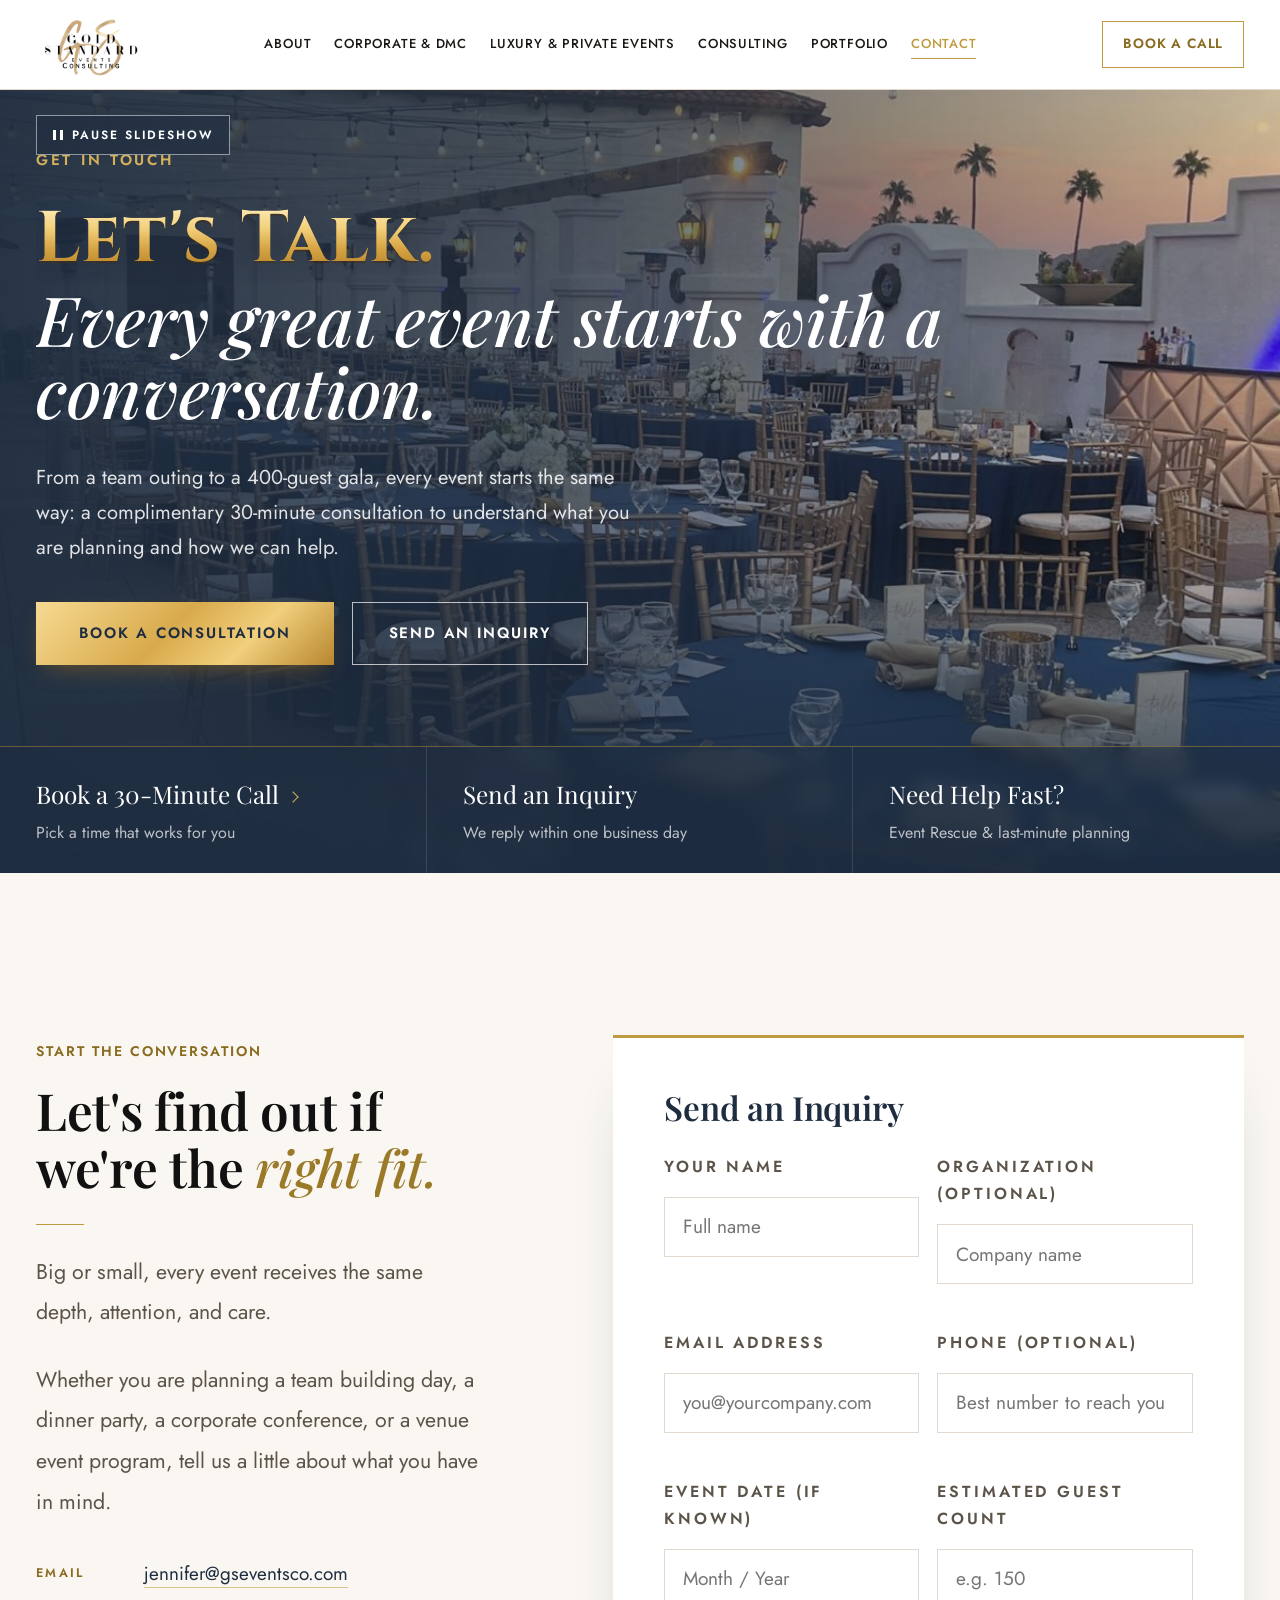
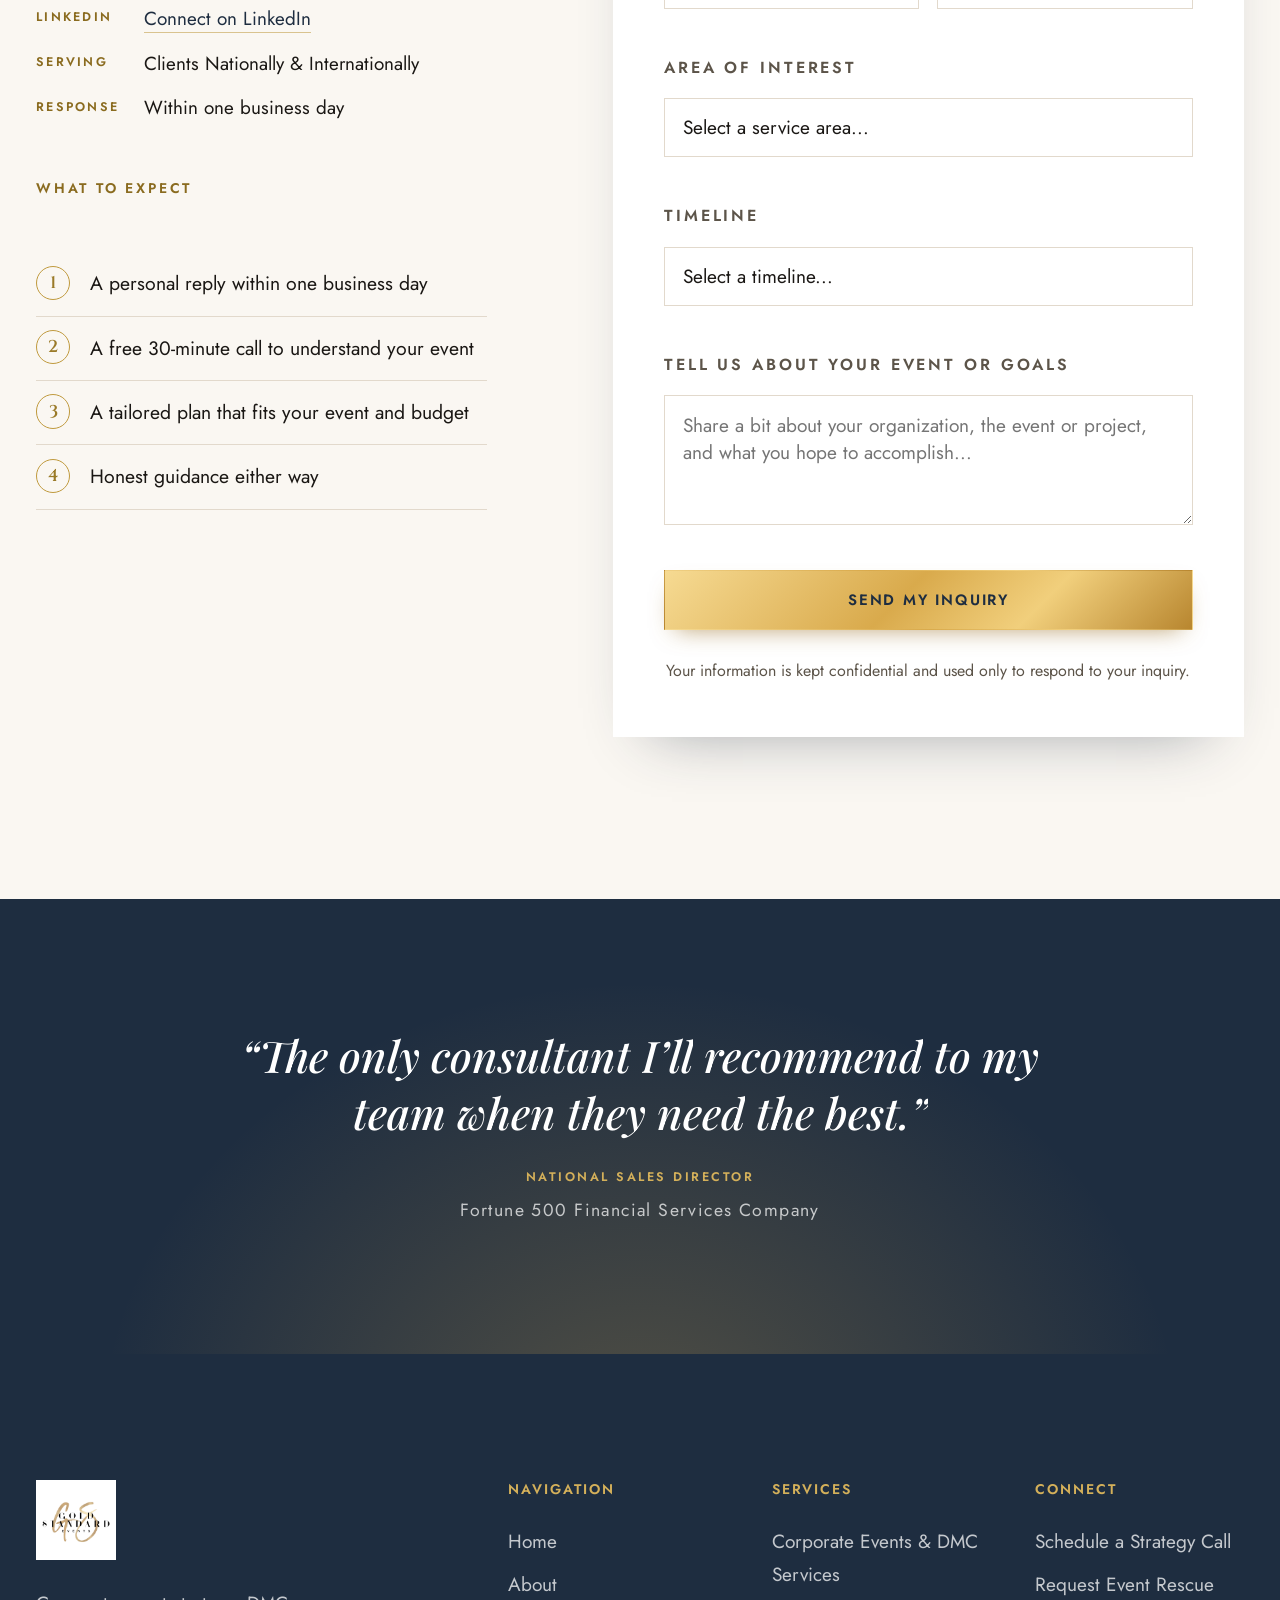
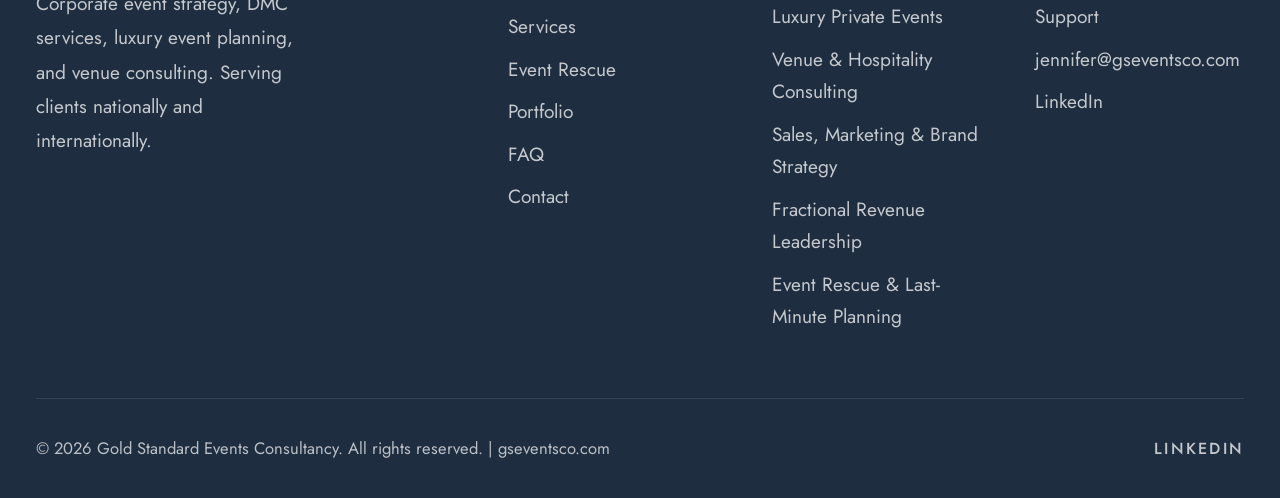
<file: contact.html>
<!DOCTYPE html>
<html lang="en">
<head>
  <meta charset="UTF-8" />
  <meta name="viewport" content="width=device-width, initial-scale=1.0" />
  <title>Contact | Book a Consultation | Gold Standard Events Consultancy</title>
  <meta name="description" content="Start a conversation with Gold Standard Events Consultancy. Book a complimentary 30-minute consultation or send an inquiry about corporate events, DMC services, luxury private events, venue consulting, or Event Rescue." />
  <meta name="author" content="Gold Standard Events Consultancy" />
  <meta name="robots" content="index, follow" />
  <link rel="canonical" href="https://gseventsco.com/contact.html" />
  <meta property="og:title" content="Contact | Book a Consultation | Gold Standard Events Consultancy" />
  <meta property="og:description" content="Start a conversation with Gold Standard Events Consultancy. Book a complimentary 30-minute consultation or send an inquiry about corporate events, DMC services, luxury private events, venue consulting, or Event Rescue." />
  <meta property="og:url" content="https://gseventsco.com/contact.html" />
  <meta property="og:type" content="website" />
  <meta property="og:image" content="https://gseventsco.com/assets/images/web/lux-sunset-dinner.jpg" />
  <meta property="og:site_name" content="Gold Standard Events Consultancy" />
  <meta name="twitter:card" content="summary_large_image" />
  <meta name="twitter:title" content="Contact | Book a Consultation | Gold Standard Events Consultancy" />
  <meta name="twitter:description" content="Start a conversation with Gold Standard Events Consultancy. Book a complimentary 30-minute consultation or send an inquiry about corporate events, DMC services, luxury private events, venue consulting, or Event Rescue." />
  <meta name="twitter:image" content="https://gseventsco.com/assets/images/web/lux-sunset-dinner.jpg" />
  <link rel="icon" href="assets/images/logo-1.png" type="image/png" />
  <link rel="preconnect" href="https://fonts.googleapis.com" />
  <link rel="preconnect" href="https://fonts.gstatic.com" crossorigin />
  <link href="https://fonts.googleapis.com/css2?family=Cinzel:wght@500;600;700&family=Playfair+Display:ital,wght@0,500;0,600;0,700;1,500;1,600&family=Jost:wght@400;500;600&display=swap" rel="stylesheet" />
  <link rel="stylesheet" href="css/style.css" />
  <link rel="stylesheet" href="css/site.css" />
  <link rel="stylesheet" href="css/pages.css" />
  <script type="application/ld+json">
{
  "@context": "https://schema.org",
  "@type": "ContactPage",
  "name": "Contact Gold Standard Events Consultancy",
  "url": "https://gseventsco.com/contact.html",
  "about": {
    "@type": "ProfessionalService",
    "name": "Gold Standard Events Consultancy",
    "url": "https://gseventsco.com/",
    "email": "jennifer@gseventsco.com",
    "sameAs": [
      "https://www.linkedin.com/in/jenniferejones26"
    ]
  }
}
  </script>
</head>
<body>

<a href="#main" class="skip-link">Skip to content</a>

<nav class="nav nav--scrolled" id="main-nav">
  <div class="nav__inner">
    <a href="index.html" class="nav__logo">
      <img src="assets/images/logo-gs-final.png" alt="Gold Standard Events Consultancy, home" id="nav-logo" />
    </a>
    <div class="nav__links">
      <a href="index.html#about" class="nav__link">About</a>
      <a href="index.html#service-corporate" class="nav__link">Corporate &amp; DMC</a>
      <a href="index.html#luxury" class="nav__link">Luxury &amp; Private Events</a>
      <a href="index.html#consulting" class="nav__link">Consulting</a>
      <a href="index.html#engagements" class="nav__link">Portfolio</a>
      <a href="contact.html" class="nav__link" aria-current="page">Contact</a>
    </div>
    <a href="https://calendly.com/jennifer-gseventsco/30min" target="_blank" rel="noopener" class="nav__cta">Book a Call</a>
    <button class="nav__toggle" aria-label="Open menu" aria-expanded="false" aria-controls="nav-overlay" id="menu-toggle">
      <span></span><span></span><span></span>
    </button>
  </div>
</nav>

<div class="nav-overlay" id="nav-overlay" role="dialog" aria-modal="true" aria-label="Site menu">
  <button class="nav-overlay__close" id="menu-close" aria-label="Close menu">&#10005;</button>
  <a href="index.html" class="nav-overlay__link">Home</a>
  <a href="index.html#about" class="nav-overlay__link">About</a>
  <a href="index.html#service-corporate" class="nav-overlay__link">Corporate &amp; DMC</a>
  <a href="index.html#luxury" class="nav-overlay__link">Luxury &amp; Private Events</a>
  <a href="index.html#consulting" class="nav-overlay__link">Consulting</a>
  <a href="index.html#every-event" class="nav-overlay__link">How We Work Together</a>
  <a href="event-rescue.html" class="nav-overlay__link">Event Rescue</a>
  <a href="index.html#consulting" class="nav-overlay__link">Consulting</a>
  <a href="index.html#engagements" class="nav-overlay__link">Portfolio</a>
  <a href="faq.html" class="nav-overlay__link">FAQ</a>
  <a href="contact.html" class="nav-overlay__link">Contact</a>
</div>

<main id="main">

<section class="hero-lux hero-lux--page">
  <div class="hero-lux__slides">
    <img src="assets/images/web/lux-sunset-dinner.jpg" alt="Sunset dinner on a resort terrace" class="is-on" fetchpriority="high" />
    <img src="assets/images/web/lux-oceanview-terrace.jpg" alt="Oceanview terrace event set for dinner" loading="lazy" />
  </div>
  <div class="hero-lux__shade"></div>
  <button type="button" class="hero-lux__pause" aria-pressed="false"><i aria-hidden="true"></i><span>Pause slideshow</span></button>
  <div class="hero-lux__content">
    <span class="hero-lux__eyebrow">Get In Touch</span>
    <h1 class="hero-lux__title">
      <span class="ln"><span class="gilt">Let's Talk.</span></span>
      <span class="ln"><span><em>Every great event starts with a conversation.</em></span></span>
    </h1>
    <p class="hero-lux__sub">From a team outing to a 400-guest gala, every event starts the same way: a complimentary 30-minute consultation to understand what you are planning and how we can help.</p>
    <div class="hero-lux__actions">
      <a href="https://calendly.com/jennifer-gseventsco/30min" target="_blank" rel="noopener" class="btn--hero-gold">Book a Consultation</a>
      <a href="#inquiry" class="hero-lux__ghost">Send an Inquiry</a>
    </div>
  </div>
  <div class="hero-lux__paths">
    <a href="https://calendly.com/jennifer-gseventsco/30min" target="_blank" rel="noopener"><span class="hero-lux__path-t">Book a 30-Minute Call</span><span class="hero-lux__path-d">Pick a time that works for you</span></a>
    <a href="#inquiry"><span class="hero-lux__path-t">Send an Inquiry</span><span class="hero-lux__path-d">We reply within one business day</span></a>
    <a href="event-rescue.html"><span class="hero-lux__path-t">Need Help Fast?</span><span class="hero-lux__path-d">Event Rescue &amp; last-minute planning</span></a>
  </div>
</section>

<section class="contact-v2 contact-v2--page" id="inquiry">
  <div class="contact-v2__inner">

    <div class="contact-v2__info">
      <span class="eyebrow">Start the Conversation</span>
      <h2 class="split">Let's find out if we're the <em>right fit.</em></h2>
      <div class="rule"></div>
      <p>Big or small, every event receives the same depth, attention, and care.</p>
      <p>Whether you are planning a team building day, a dinner party, a corporate conference, or a venue event program, tell us a little about what you have in mind.</p>
      <dl class="contact-v2__meta">
        <dt>Email</dt><dd><a href="mailto:jennifer@gseventsco.com">jennifer@gseventsco.com</a></dd>
        <dt>LinkedIn</dt><dd><a href="https://www.linkedin.com/in/jenniferejones26" target="_blank" rel="noopener">Connect on LinkedIn</a></dd>
        <dt>Serving</dt><dd>Clients Nationally &amp; Internationally</dd>
        <dt>Response</dt><dd>Within one business day</dd>
      </dl>
      <p class="expect__label">What to Expect</p>
      <ol class="expect" data-stagger>
        <li>A personal reply within one business day</li>
        <li>A free 30-minute call to understand your event</li>
        <li>A tailored plan that fits your event and budget</li>
        <li>Honest guidance either way</li>
      </ol>
    </div>

    <div class="contact-v2__panel fade-up">
      <h3>Send an Inquiry</h3>
      <form class="contact-v2__form js-contact-form" data-success="Thank you. Your inquiry has been sent and we will be in touch within one business day." action="https://formspree.io/f/xdenopow" method="POST">
        <input type="hidden" name="_subject" value="New inquiry from gseventsco.com (contact page)" />
        <input type="text" name="_gotcha" style="display:none !important" tabindex="-1" autocomplete="off" />
        <div class="form-row">
          <div class="form-group">
            <label for="name">Your Name</label>
            <input type="text" id="name" name="name" placeholder="Full name" autocomplete="name" required />
          </div>
          <div class="form-group">
            <label for="org">Organization (Optional)</label>
            <input type="text" id="org" name="organization" placeholder="Company name" autocomplete="organization" />
          </div>
        </div>
        <div class="form-row">
          <div class="form-group">
            <label for="email">Email Address</label>
            <input type="email" id="email" name="email" placeholder="you@yourcompany.com" autocomplete="email" required />
          </div>
          <div class="form-group">
            <label for="phone">Phone (Optional)</label>
            <input type="tel" id="phone" name="phone" placeholder="Best number to reach you" autocomplete="tel" />
          </div>
        </div>
        <div class="form-row">
          <div class="form-group">
            <label for="event_date">Event Date (If Known)</label>
            <input type="text" id="event_date" name="event_date" placeholder="Month / Year" />
          </div>
          <div class="form-group">
            <label for="guests">Estimated Guest Count</label>
            <input type="text" id="guests" name="guest_count" placeholder="e.g. 150" />
          </div>
        </div>
        <div class="form-group">
          <label for="service">Area of Interest</label>
          <select id="service" name="service">
            <option value="">Select a service area...</option>
            <option>Corporate Event / DMC Services</option>
            <option>Luxury Private Event</option>
            <option>Venue &amp; Hospitality Consulting</option>
            <option>Sales, Marketing &amp; Brand Strategy</option>
            <option>Fractional Revenue &amp; Business Development Leadership</option>
            <option>Event Rescue / Last-Minute Planning</option>
            <option>General Inquiry</option>
          </select>
        </div>
        <div class="form-group">
          <label for="timeline">Timeline</label>
          <select id="timeline" name="timeline">
            <option value="">Select a timeline...</option>
            <option>As soon as possible</option>
            <option>1 to 3 months</option>
            <option>3 to 6 months</option>
            <option>6 or more months out</option>
            <option>Ongoing consulting engagement</option>
          </select>
        </div>
        <div class="form-group">
          <label for="message">Tell Us About Your Event or Goals</label>
          <textarea id="message" name="message" placeholder="Share a bit about your organization, the event or project, and what you hope to accomplish..." required></textarea>
        </div>
        <button type="submit" class="btn btn--gold" style="width:100%; justify-content:center;">Send My Inquiry</button>
        <p class="contact-v2__fine">Your information is kept confidential and used only to respond to your inquiry.</p>
        <p class="form-status" role="status" aria-live="polite"></p>
      </form>
    </div>

  </div>
</section>

<section class="statement quote-band" aria-label="Client testimonial">
  <blockquote>
    <p class="split">&ldquo;The only consultant I&rsquo;ll recommend to my team when they need the best.&rdquo;</p>
    <cite>National Sales Director<span>Fortune 500 Financial Services Company</span></cite>
  </blockquote>
</section>

</main>

<footer class="footer">
  <div class="container">
    <div class="footer__inner">
      <div class="footer__brand">
        <img src="assets/images/logo-1.png" alt="Gold Standard Events Consultancy" />
        <p>Corporate event strategy, DMC services, luxury event planning, and venue consulting. Serving clients nationally and internationally.</p>
      </div>
      <div class="footer__col">
        <h2 class="footer__heading">Navigation</h2>
        <ul>
          <li><a href="index.html">Home</a></li>
          <li><a href="index.html#about">About</a></li>
          <li><a href="index.html#services">Services</a></li>
          <li><a href="event-rescue.html">Event Rescue</a></li>
          <li><a href="index.html#engagements">Portfolio</a></li>
          <li><a href="faq.html">FAQ</a></li>
          <li><a href="contact.html">Contact</a></li>
        </ul>
      </div>
      <div class="footer__col">
        <h2 class="footer__heading">Services</h2>
        <ul>
          <li><a href="index.html#service-corporate">Corporate Events &amp; DMC Services</a></li>
          <li><a href="index.html#luxury">Luxury Private Events</a></li>
          <li><a href="index.html#service-venue">Venue &amp; Hospitality Consulting</a></li>
          <li><a href="index.html#service-brand">Sales, Marketing &amp; Brand Strategy</a></li>
          <li><a href="index.html#service-fractional">Fractional Revenue Leadership</a></li>
          <li><a href="event-rescue.html">Event Rescue &amp; Last-Minute Planning</a></li>
        </ul>
      </div>
      <div class="footer__col">
        <h2 class="footer__heading">Connect</h2>
        <ul>
          <li><a href="https://calendly.com/jennifer-gseventsco/30min" target="_blank" rel="noopener">Schedule a Strategy Call</a></li>
          <li><a href="event-rescue.html#request">Request Event Rescue Support</a></li>
          <li><a href="mailto:jennifer@gseventsco.com">jennifer@gseventsco.com</a></li>
          <li><a href="https://www.linkedin.com/in/jenniferejones26" target="_blank" rel="noopener">LinkedIn</a></li>
        </ul>
      </div>
    </div>
    <div class="footer__bottom">
      <p>&copy; 2026 Gold Standard Events Consultancy. All rights reserved. | gseventsco.com</p>
      <div class="footer__social">
        <a href="https://www.linkedin.com/in/jenniferejones26" target="_blank" rel="noopener">LinkedIn</a>
      </div>
    </div>
  </div>
</footer>

<script src="js/main.js"></script>
<script src="js/site.js"></script>
</body>
</html>
</file>
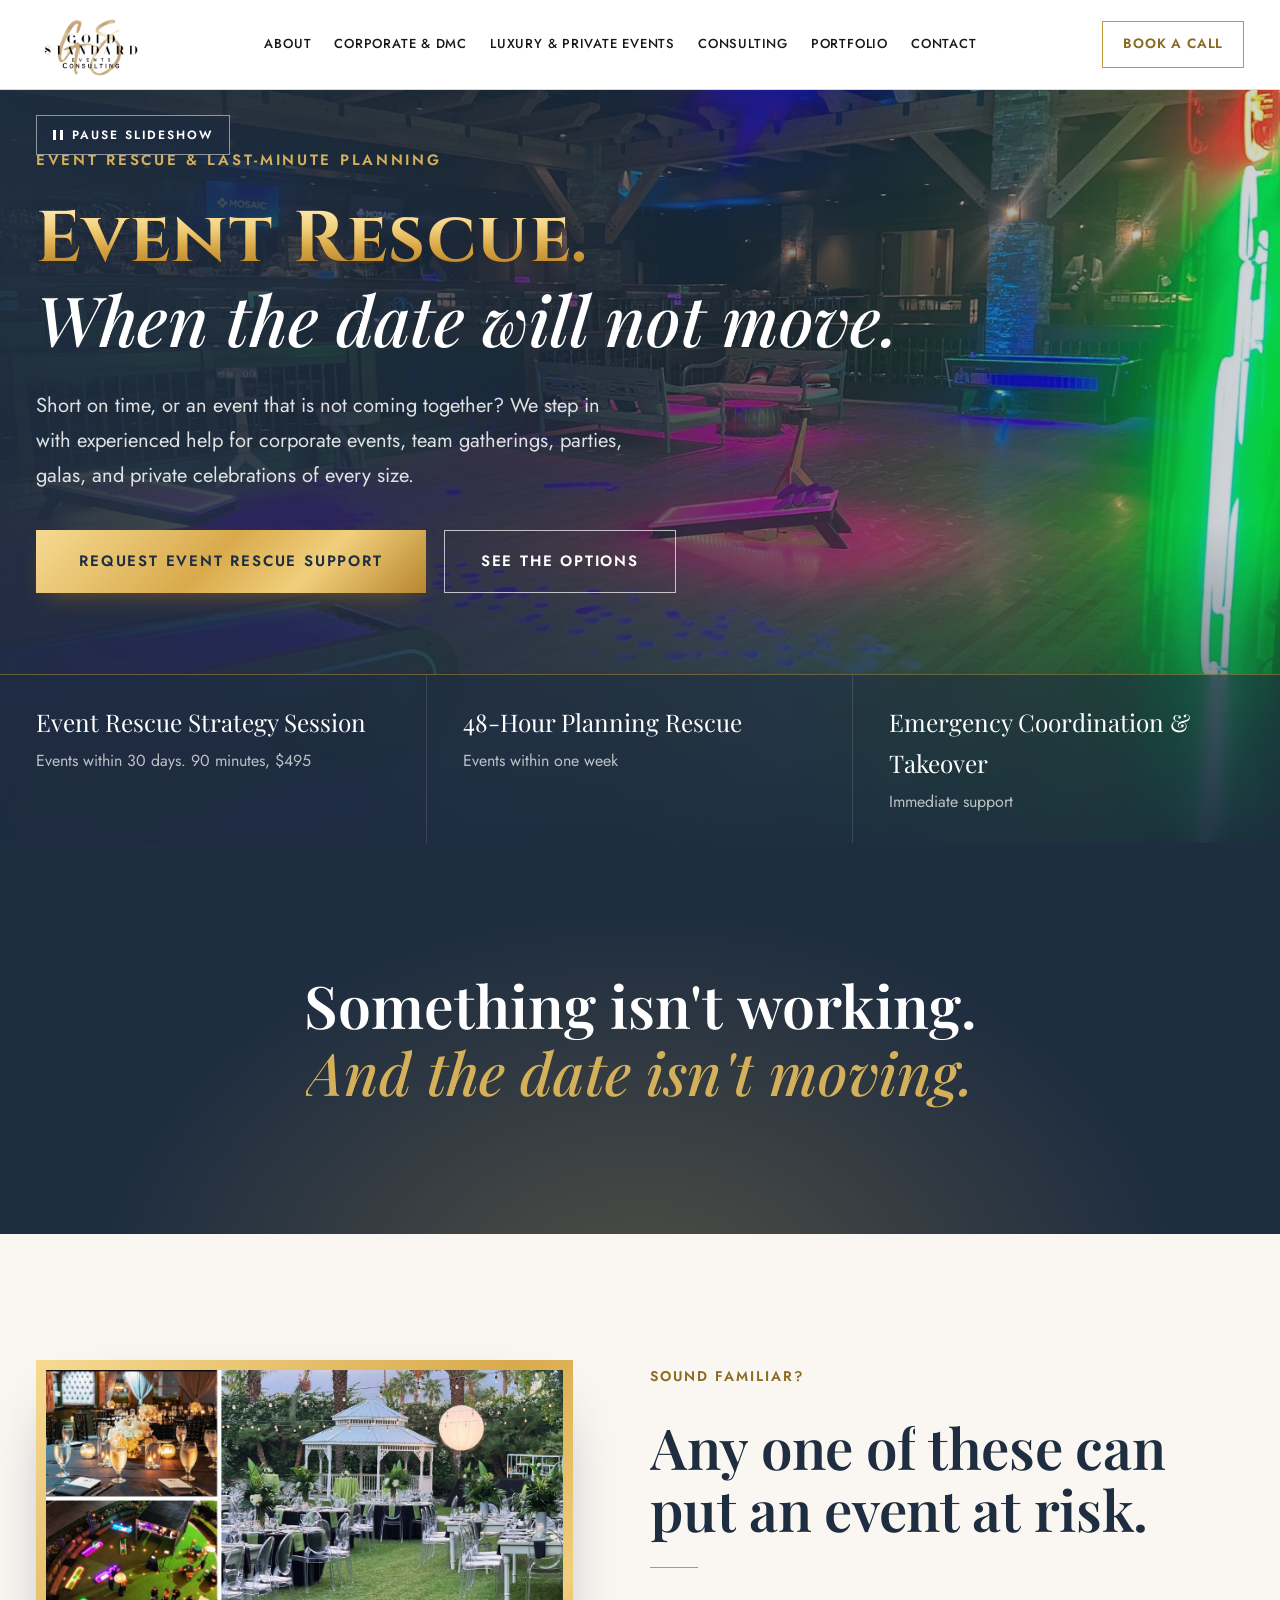
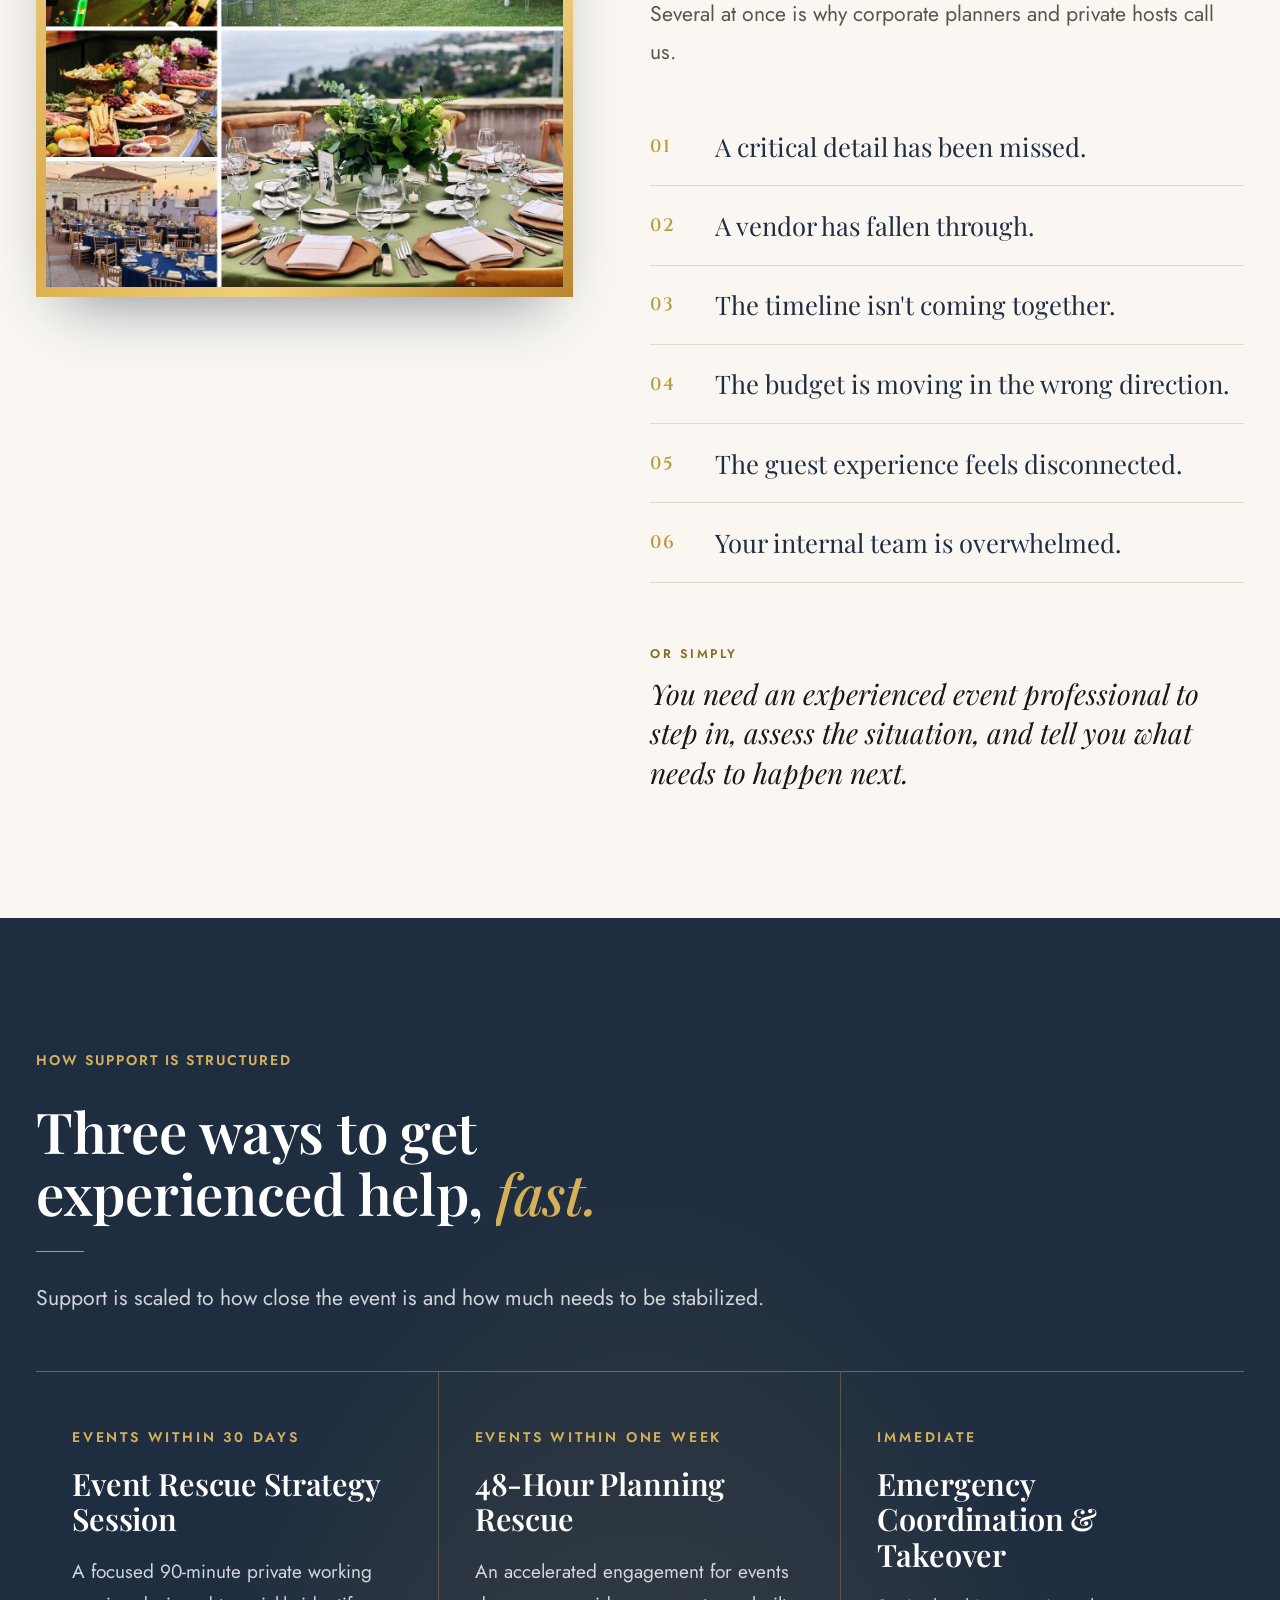
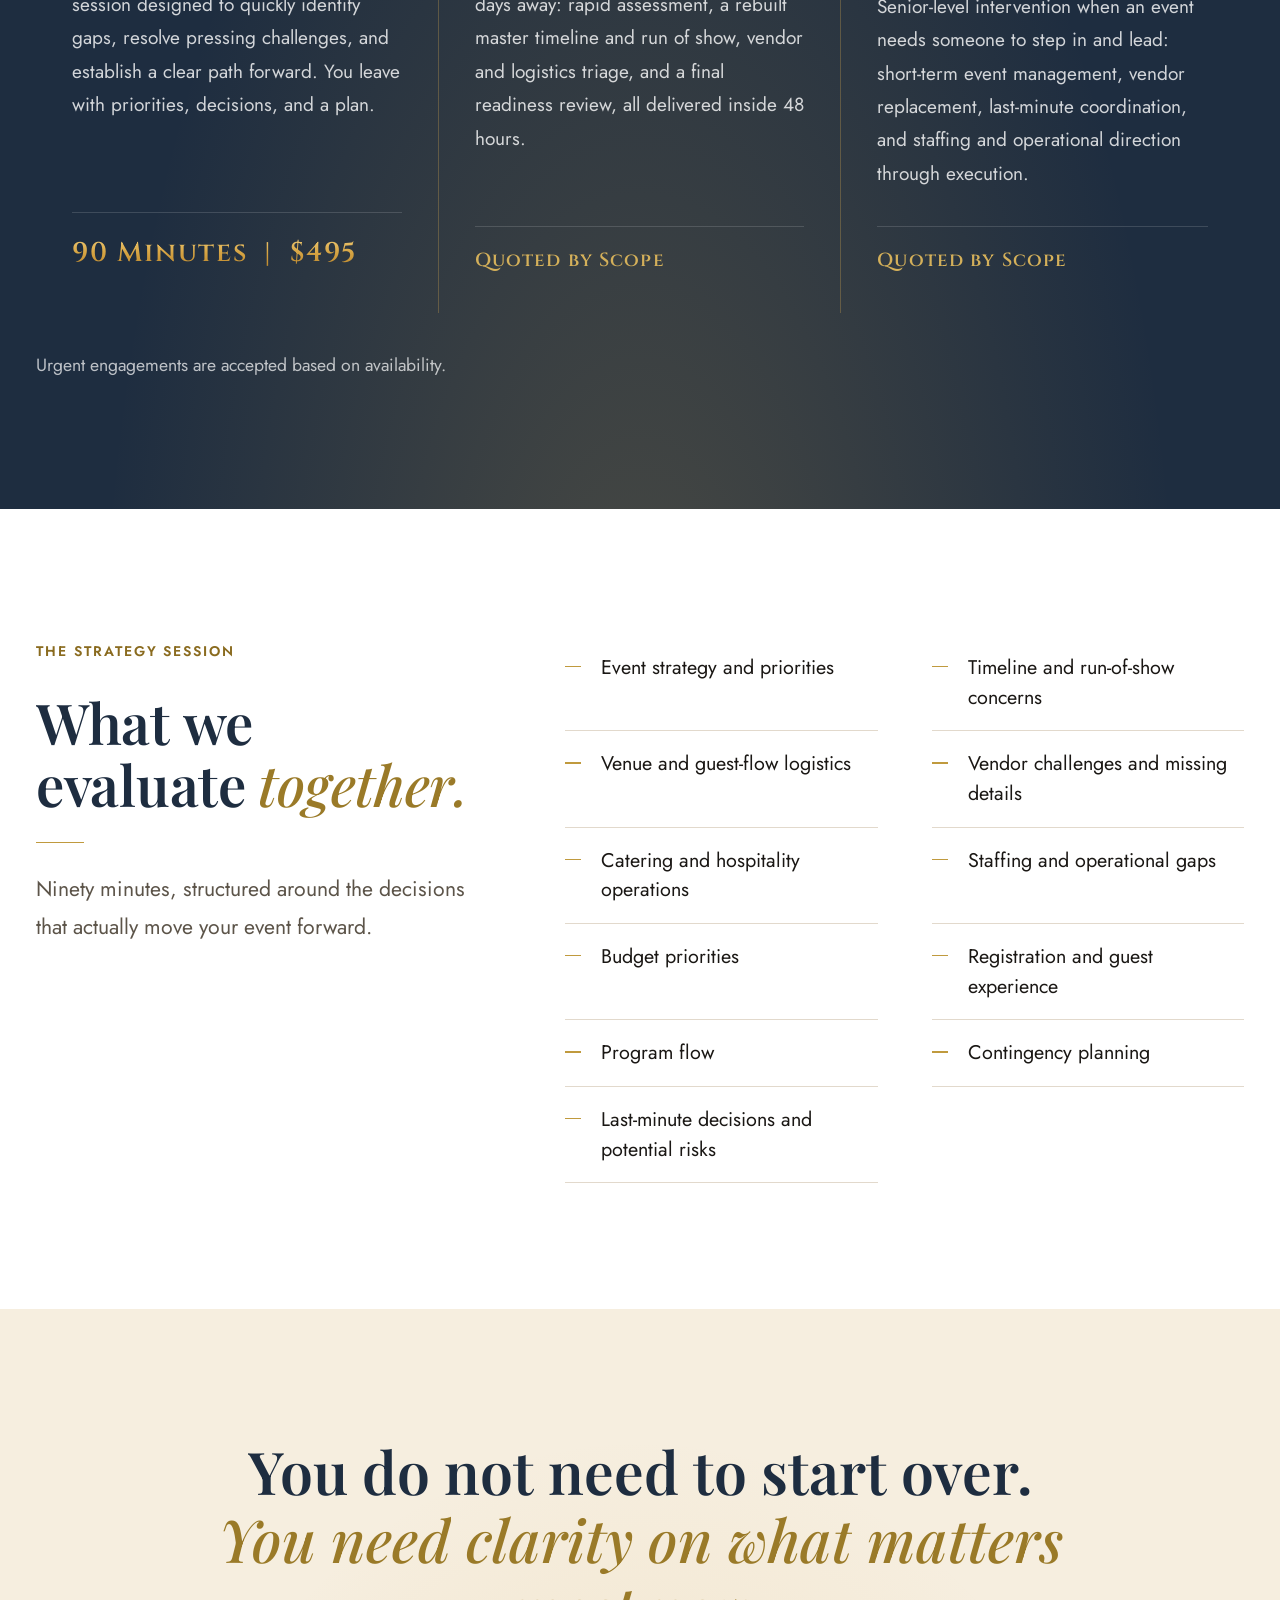
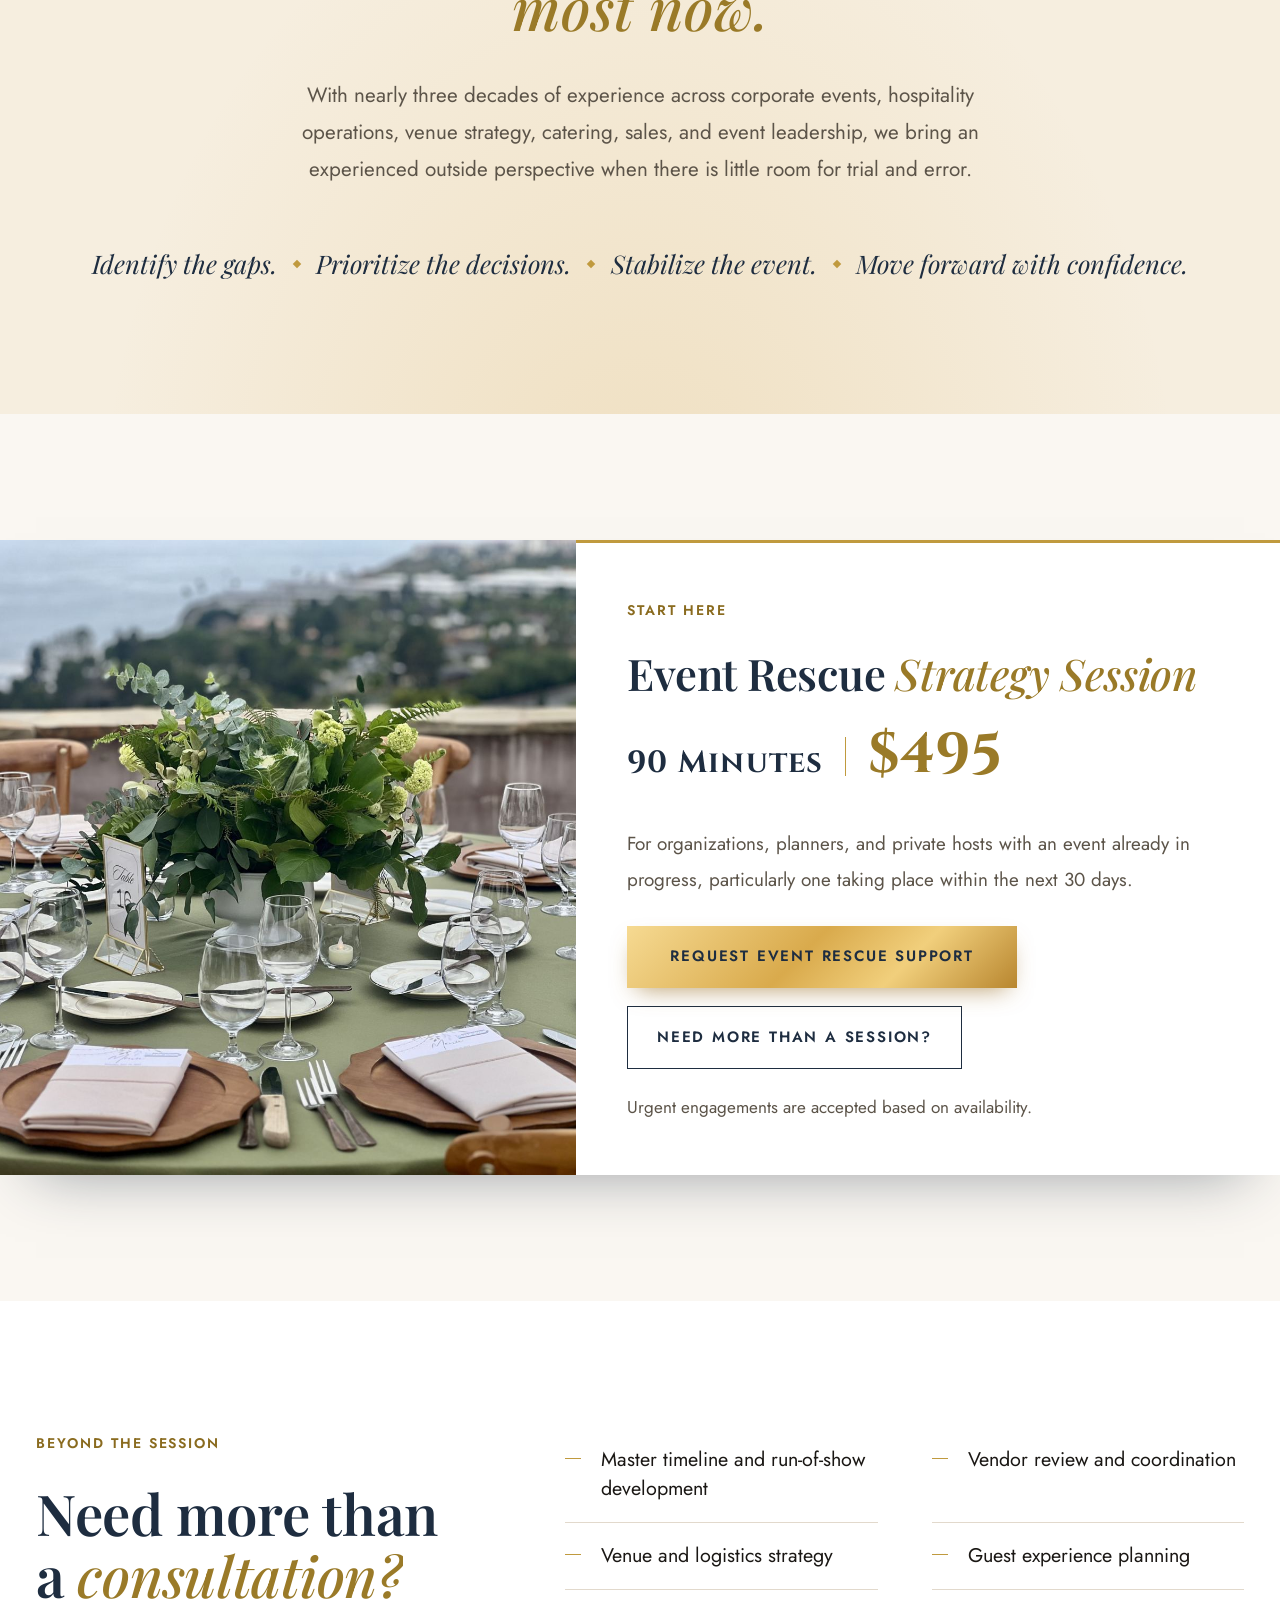
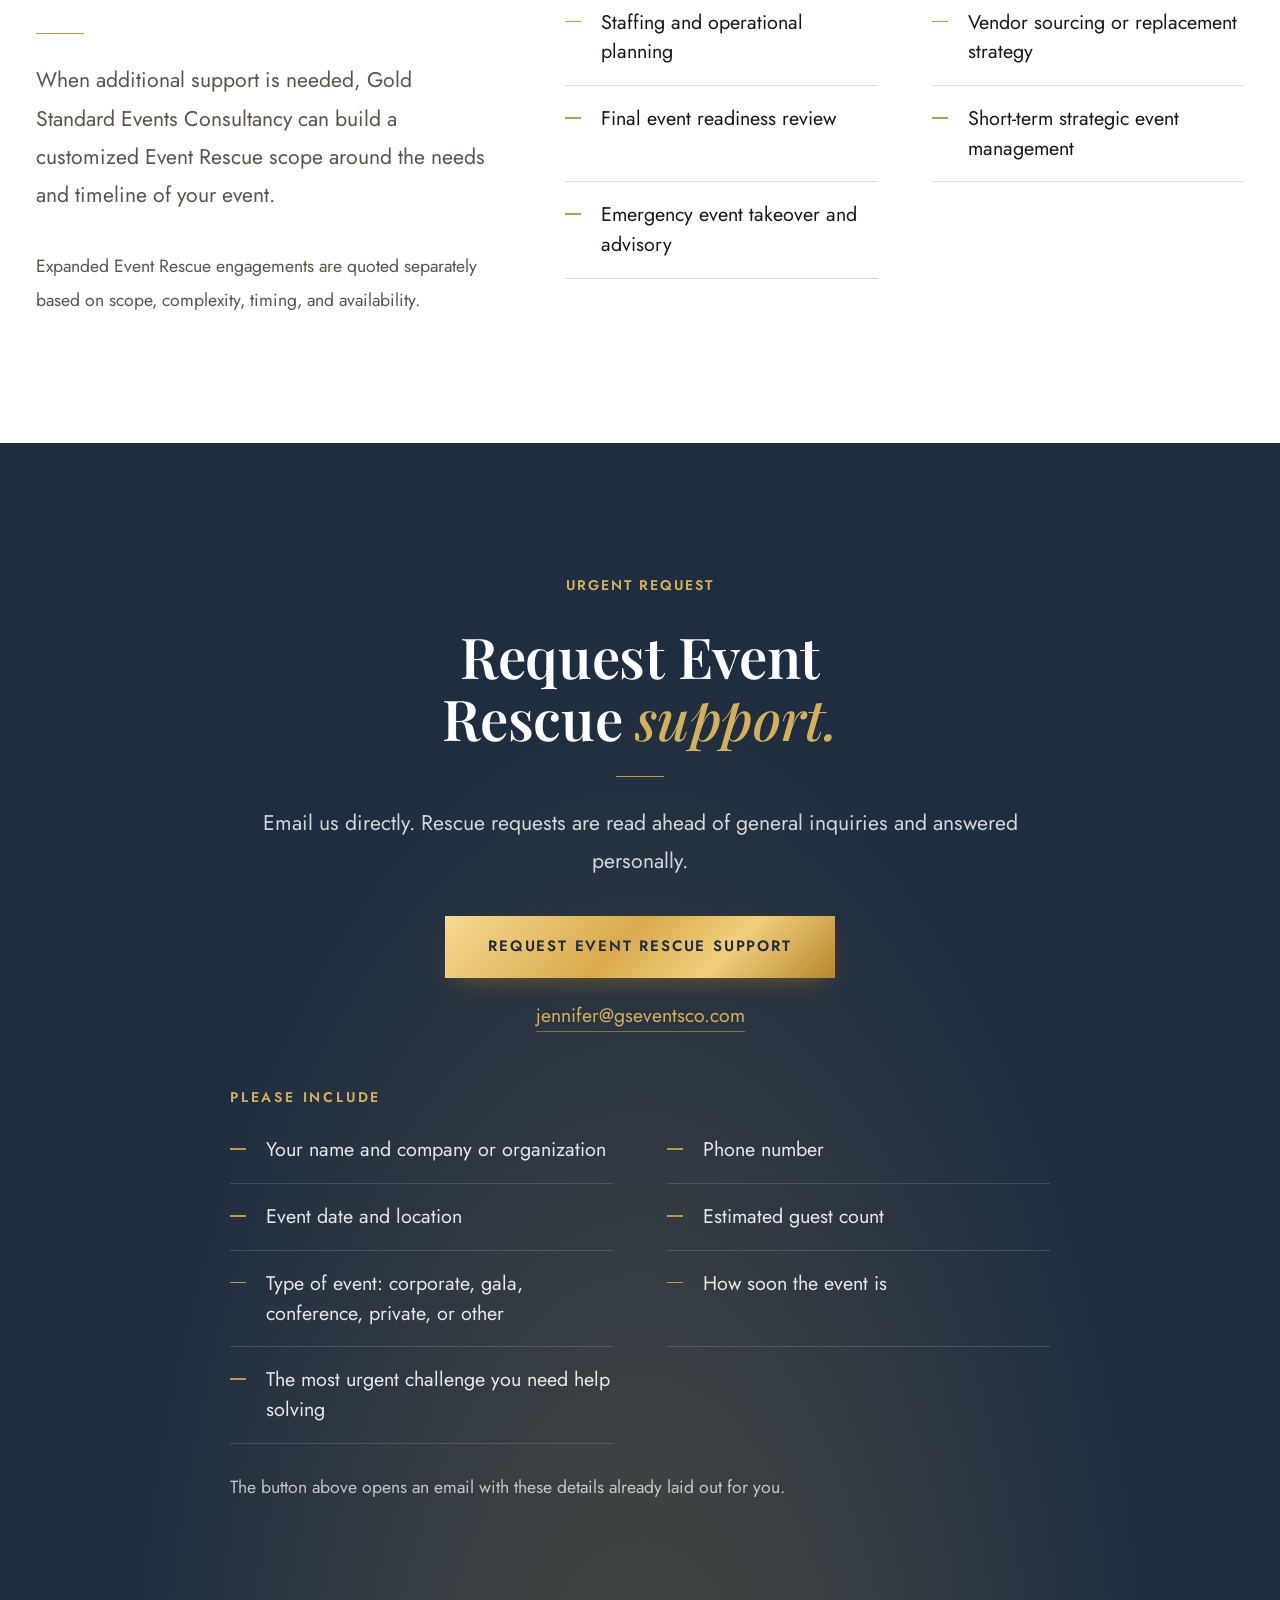
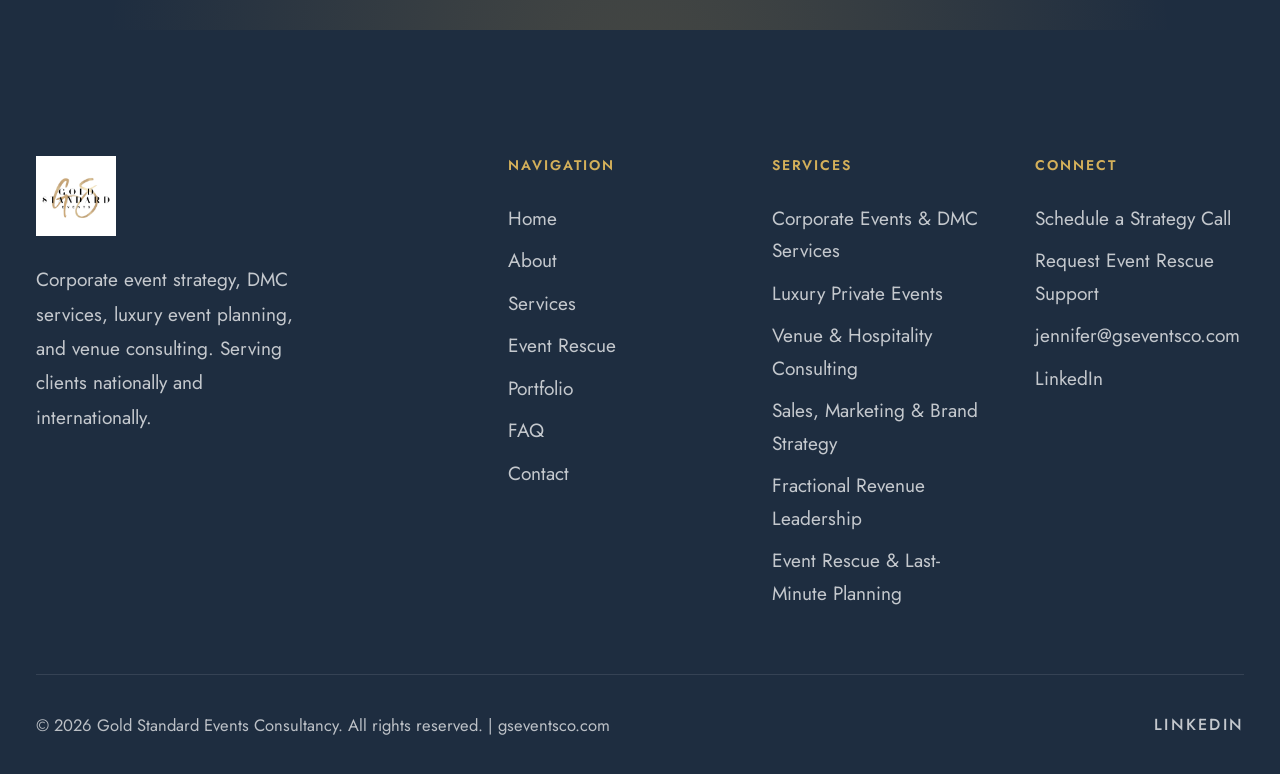
<file: event-rescue.html>
<!DOCTYPE html>
<html lang="en">
<head>
  <meta charset="UTF-8" />
  <meta name="viewport" content="width=device-width, initial-scale=1.0" />
  <title>Event Rescue &amp; Last-Minute Event Planning | Gold Standard Events Consultancy</title>
  <meta name="description" content="When an event is already in motion and something is not working, Event Rescue brings senior-level support fast. Strategy sessions, 48-hour planning rescue, and emergency coordination for corporate events, galas, conferences, and private celebrations." />
  <meta name="author" content="Gold Standard Events Consultancy" />
  <meta name="robots" content="index, follow" />
  <link rel="canonical" href="https://gseventsco.com/event-rescue.html" />
  <meta property="og:title" content="Event Rescue &amp; Last-Minute Event Planning | Gold Standard Events Consultancy" />
  <meta property="og:description" content="When an event is already in motion and something is not working, Event Rescue brings senior-level support fast. Strategy sessions, 48-hour planning rescue, and emergency coordination for corporate events, galas, conferences, and private celebrations." />
  <meta property="og:url" content="https://gseventsco.com/event-rescue.html" />
  <meta property="og:type" content="website" />
  <meta property="og:image" content="https://gseventsco.com/assets/images/web/lux-neon-bar.jpg" />
  <meta property="og:site_name" content="Gold Standard Events Consultancy" />
  <meta name="twitter:card" content="summary_large_image" />
  <meta name="twitter:title" content="Event Rescue &amp; Last-Minute Event Planning | Gold Standard Events Consultancy" />
  <meta name="twitter:description" content="When an event is already in motion and something is not working, Event Rescue brings senior-level support fast. Strategy sessions, 48-hour planning rescue, and emergency coordination for corporate events, galas, conferences, and private celebrations." />
  <meta name="twitter:image" content="https://gseventsco.com/assets/images/web/lux-neon-bar.jpg" />
  <link rel="icon" href="assets/images/logo-1.png" type="image/png" />
  <link rel="preconnect" href="https://fonts.googleapis.com" />
  <link rel="preconnect" href="https://fonts.gstatic.com" crossorigin />
  <link href="https://fonts.googleapis.com/css2?family=Cinzel:wght@500;600;700&family=Playfair+Display:ital,wght@0,500;0,600;0,700;1,500;1,600&family=Jost:wght@400;500;600&display=swap" rel="stylesheet" />
  <link rel="stylesheet" href="css/style.css" />
  <link rel="stylesheet" href="css/site.css" />
  <link rel="stylesheet" href="css/pages.css" />
  <script type="application/ld+json">
{
  "@context": "https://schema.org",
  "@type": "Service",
  "name": "Event Rescue & Last-Minute Event Planning",
  "serviceType": "Event rescue and last-minute event planning",
  "provider": {
    "@type": "ProfessionalService",
    "name": "Gold Standard Events Consultancy",
    "url": "https://gseventsco.com/"
  },
  "areaServed": [
    "United States",
    "International"
  ],
  "offers": {
    "@type": "Offer",
    "name": "Event Rescue Strategy Session (90 minutes)",
    "price": "495",
    "priceCurrency": "USD"
  }
}
  </script>
</head>
<body>

<a href="#main" class="skip-link">Skip to content</a>

<nav class="nav nav--scrolled" id="main-nav">
  <div class="nav__inner">
    <a href="index.html" class="nav__logo">
      <img src="assets/images/logo-gs-final.png" alt="Gold Standard Events Consultancy, home" id="nav-logo" />
    </a>
    <div class="nav__links">
      <a href="index.html#about" class="nav__link">About</a>
      <a href="index.html#service-corporate" class="nav__link">Corporate &amp; DMC</a>
      <a href="index.html#luxury" class="nav__link">Luxury &amp; Private Events</a>
      <a href="index.html#consulting" class="nav__link">Consulting</a>
      <a href="index.html#engagements" class="nav__link">Portfolio</a>
      <a href="contact.html" class="nav__link">Contact</a>
    </div>
    <a href="https://calendly.com/jennifer-gseventsco/30min" target="_blank" rel="noopener" class="nav__cta">Book a Call</a>
    <button class="nav__toggle" aria-label="Open menu" aria-expanded="false" aria-controls="nav-overlay" id="menu-toggle">
      <span></span><span></span><span></span>
    </button>
  </div>
</nav>

<div class="nav-overlay" id="nav-overlay" role="dialog" aria-modal="true" aria-label="Site menu">
  <button class="nav-overlay__close" id="menu-close" aria-label="Close menu">&#10005;</button>
  <a href="index.html" class="nav-overlay__link">Home</a>
  <a href="index.html#about" class="nav-overlay__link">About</a>
  <a href="index.html#service-corporate" class="nav-overlay__link">Corporate &amp; DMC</a>
  <a href="index.html#luxury" class="nav-overlay__link">Luxury &amp; Private Events</a>
  <a href="index.html#consulting" class="nav-overlay__link">Consulting</a>
  <a href="index.html#every-event" class="nav-overlay__link">How We Work Together</a>
  <a href="event-rescue.html" class="nav-overlay__link">Event Rescue</a>
  <a href="index.html#consulting" class="nav-overlay__link">Consulting</a>
  <a href="index.html#engagements" class="nav-overlay__link">Portfolio</a>
  <a href="faq.html" class="nav-overlay__link">FAQ</a>
  <a href="contact.html" class="nav-overlay__link">Contact</a>
</div>

<main id="main">

<section class="hero-lux hero-lux--page">
  <div class="hero-lux__slides">
    <img src="assets/images/web/lux-neon-bar.jpg" alt="Neon-lit bar and dance floor ready for guests" class="is-on" fetchpriority="high" />
    <img src="assets/images/web/lux-acrobat-night.jpg" alt="Aerial performer at a night event with illuminated cocktail tables" loading="lazy" />
  </div>
  <div class="hero-lux__shade"></div>
  <button type="button" class="hero-lux__pause" aria-pressed="false"><i aria-hidden="true"></i><span>Pause slideshow</span></button>
  <div class="hero-lux__content">
    <span class="hero-lux__eyebrow">Event Rescue &amp; Last-Minute Planning</span>
    <h1 class="hero-lux__title">
      <span class="ln"><span class="gilt">Event Rescue.</span></span>
      <span class="ln"><span><em>When the date will not move.</em></span></span>
    </h1>
    <p class="hero-lux__sub">Short on time, or an event that is not coming together? We step in with experienced help for corporate events, team gatherings, parties, galas, and private celebrations of every size.</p>
    <div class="hero-lux__actions">
      <a href="mailto:jennifer@gseventsco.com?subject=Event%20Rescue%20Request&amp;body=Name:%0D%0ACompany%20/%20Organization%20(if%20applicable):%0D%0APhone:%0D%0A%0D%0AEvent%20date:%0D%0AEvent%20location:%0D%0AEstimated%20guest%20count:%0D%0AType%20of%20event%20(corporate%2C%20gala%2C%20conference%2C%20private%2C%20other):%0D%0AHow%20soon%20is%20the%20event%20(48%20hours%20/%20one%20week%20/%20within%2030%20days):%0D%0A%0D%0AThe%20most%20urgent%20challenge%20you%20need%20help%20solving:%0D%0A" class="btn--hero-gold">Request Event Rescue Support</a>
      <a href="#session" class="hero-lux__ghost">See the Options</a>
    </div>
  </div>
  <div class="hero-lux__paths">
    <a href="#session"><span class="hero-lux__path-t">Event Rescue Strategy Session</span><span class="hero-lux__path-d">Events within 30 days. 90 minutes, $495</span></a>
    <a href="#session"><span class="hero-lux__path-t">48-Hour Planning Rescue</span><span class="hero-lux__path-d">Events within one week</span></a>
    <a href="#session"><span class="hero-lux__path-t">Emergency Coordination &amp; Takeover</span><span class="hero-lux__path-d">Immediate support</span></a>
  </div>
</section>

<section class="statement" aria-label="When to call">
  <p class="statement__line split">Something isn't working.</p>
  <p class="statement__line statement__line--gold split"><em>And the date isn't moving.</em></p>
</section>

<section class="pg pg--cream">
  <div class="pg__wrap signals">
    <div class="signals__media">
      <div class="gilt-frame"><img src="assets/images/web/lux-rescue-collage.jpg" alt="Corporate dinners, garden receptions, and grazing tables brought back on track" loading="lazy" /></div>
    </div>
    <div>
      <span class="eyebrow">Sound Familiar?</span>
      <h2 class="split">Any one of these can put an event at risk.</h2>
      <div class="rule"></div>
      <p class="pg__lede">Several at once is why corporate planners and private hosts call us.</p>
      <ol class="signals__list" data-stagger>
        <li>A critical detail has been missed.</li>
        <li>A vendor has fallen through.</li>
        <li>The timeline isn't coming together.</li>
        <li>The budget is moving in the wrong direction.</li>
        <li>The guest experience feels disconnected.</li>
        <li>Your internal team is overwhelmed.</li>
      </ol>
      <p class="signals__simply"><strong>Or simply</strong>You need an experienced event professional to step in, assess the situation, and tell you what needs to happen next.</p>
    </div>
  </div>
</section>

<section class="pg pg--navy" id="session">
  <div class="pg__wrap">
    <div class="pg__head">
      <span class="eyebrow">How Support Is Structured</span>
      <h2 class="split">Three ways to get experienced help, <em>fast.</em></h2>
      <div class="rule"></div>
      <p class="pg__lede">Support is scaled to how close the event is and how much needs to be stabilized.</p>
    </div>
    <div class="tiers" data-stagger>
      <article class="tier">
        <span class="tier__window">Events Within 30 Days</span>
        <h3>Event Rescue Strategy Session</h3>
        <p>A focused 90-minute private working session designed to quickly identify gaps, resolve pressing challenges, and establish a clear path forward. You leave with priorities, decisions, and a plan.</p>
        <div class="tier__meta tier__meta--price">90 Minutes &nbsp;|&nbsp; $495</div>
      </article>
      <article class="tier">
        <span class="tier__window">Events Within One Week</span>
        <h3>48-Hour Planning Rescue</h3>
        <p>An accelerated engagement for events days away: rapid assessment, a rebuilt master timeline and run of show, vendor and logistics triage, and a final readiness review, all delivered inside 48 hours.</p>
        <div class="tier__meta">Quoted by Scope</div>
      </article>
      <article class="tier">
        <span class="tier__window">Immediate</span>
        <h3>Emergency Coordination &amp; Takeover</h3>
        <p>Senior-level intervention when an event needs someone to step in and lead: short-term event management, vendor replacement, last-minute coordination, and staffing and operational direction through execution.</p>
        <div class="tier__meta">Quoted by Scope</div>
      </article>
    </div>
    <p class="pg__note" style="color:rgba(255,255,255,0.7);">Urgent engagements are accepted based on availability.</p>
  </div>
</section>

<section class="pg pg--white">
  <div class="pg__wrap split-2">
    <div class="pg__head">
      <span class="eyebrow">The Strategy Session</span>
      <h2 class="split">What we evaluate <em>together.</em></h2>
      <div class="rule"></div>
      <p class="pg__lede">Ninety minutes, structured around the decisions that actually move your event forward.</p>
    </div>
      <ul class="dash-list" data-stagger>
        <li>Event strategy and priorities</li>
        <li>Timeline and run-of-show concerns</li>
        <li>Venue and guest-flow logistics</li>
        <li>Vendor challenges and missing details</li>
        <li>Catering and hospitality operations</li>
        <li>Staffing and operational gaps</li>
        <li>Budget priorities</li>
        <li>Registration and guest experience</li>
        <li>Program flow</li>
        <li>Contingency planning</li>
        <li>Last-minute decisions and potential risks</li>
      </ul>
  </div>
</section>

<section class="statement statement--light" aria-label="Clarity, not a restart">
  <p class="statement__line split">You do not need to start over.</p>
  <p class="statement__line statement__line--gold split"><em>You need clarity on what matters most now.</em></p>
  <p class="statement__body">With nearly three decades of experience across corporate events, hospitality operations, venue strategy, catering, sales, and event leadership, we bring an experienced outside perspective when there is little room for trial and error.</p>
  <ul class="outcomes" data-stagger>
    <li>Identify the gaps.</li>
    <li>Prioritize the decisions.</li>
    <li>Stabilize the event.</li>
    <li>Move forward with confidence.</li>
  </ul>
</section>

<section class="rescue-strip rescue-strip--price">
  <div class="rescue-strip__inner fade-up">
    <div class="rescue-strip__img"><img src="assets/images/web/lux-bluff-tablescape.jpg" alt="Oceanview tablescape with garden florals" loading="lazy" /></div>
    <div class="rescue-strip__copy">
      <span class="eyebrow">Start Here</span>
      <h3>Event Rescue <em>Strategy Session</em></h3>
      <div class="price-figure"><span class="price-figure__time">90 Minutes</span><span class="price-figure__sep" aria-hidden="true"></span><span class="price-figure__amt">$495</span></div>
      <p>For organizations, planners, and private hosts with an event already in progress, particularly one taking place within the next 30 days.</p>
      <div class="rescue-strip__actions" style="margin-top:1.6rem;">
        <a href="mailto:jennifer@gseventsco.com?subject=Event%20Rescue%20Request&amp;body=Name:%0D%0ACompany%20/%20Organization%20(if%20applicable):%0D%0APhone:%0D%0A%0D%0AEvent%20date:%0D%0AEvent%20location:%0D%0AEstimated%20guest%20count:%0D%0AType%20of%20event%20(corporate%2C%20gala%2C%20conference%2C%20private%2C%20other):%0D%0AHow%20soon%20is%20the%20event%20(48%20hours%20/%20one%20week%20/%20within%2030%20days):%0D%0A%0D%0AThe%20most%20urgent%20challenge%20you%20need%20help%20solving:%0D%0A" class="btn--hero-gold">Request Event Rescue Support</a>
        <a href="#scope" class="rescue-strip__link">Need More Than a Session?</a>
      </div>
      <p class="rescue-strip__fine">Urgent engagements are accepted based on availability.</p>
    </div>
  </div>
</section>

<section class="pg pg--white" id="scope">
  <div class="pg__wrap split-2">
    <div class="pg__head">
      <span class="eyebrow">Beyond the Session</span>
      <h2 class="split">Need more than a <em>consultation?</em></h2>
      <div class="rule"></div>
      <p class="pg__lede">When additional support is needed, Gold Standard Events Consultancy can build a customized Event Rescue scope around the needs and timeline of your event.</p>
      <p class="pg__note">Expanded Event Rescue engagements are quoted separately based on scope, complexity, timing, and availability.</p>
    </div>
      <ul class="dash-list" data-stagger>
        <li>Master timeline and run-of-show development</li>
        <li>Vendor review and coordination</li>
        <li>Venue and logistics strategy</li>
        <li>Guest experience planning</li>
        <li>Staffing and operational planning</li>
        <li>Vendor sourcing or replacement strategy</li>
        <li>Final event readiness review</li>
        <li>Short-term strategic event management</li>
        <li>Emergency event takeover and advisory</li>
      </ul>
  </div>
</section>

<section class="pg pg--navy request" id="request">
  <div class="pg__wrap">
    <div class="pg__head pg__head--center">
      <span class="eyebrow">Urgent Request</span>
      <h2 class="split">Request Event Rescue <em>support.</em></h2>
      <div class="rule rule--center"></div>
      <p class="pg__lede" style="margin:0 auto;">Email us directly. Rescue requests are read ahead of general inquiries and answered personally.</p>
    </div>
    <a href="mailto:jennifer@gseventsco.com?subject=Event%20Rescue%20Request&amp;body=Name:%0D%0ACompany%20/%20Organization%20(if%20applicable):%0D%0APhone:%0D%0A%0D%0AEvent%20date:%0D%0AEvent%20location:%0D%0AEstimated%20guest%20count:%0D%0AType%20of%20event%20(corporate%2C%20gala%2C%20conference%2C%20private%2C%20other):%0D%0AHow%20soon%20is%20the%20event%20(48%20hours%20/%20one%20week%20/%20within%2030%20days):%0D%0A%0D%0AThe%20most%20urgent%20challenge%20you%20need%20help%20solving:%0D%0A" class="btn--hero-gold">Request Event Rescue Support</a>
    <div class="request__addr"><a href="mailto:jennifer@gseventsco.com">jennifer@gseventsco.com</a></div>
    <div class="request__list">
      <div class="request__label">Please Include</div>
      <ul class="dash-list" data-stagger>
        <li>Your name and company or organization</li>
        <li>Phone number</li>
        <li>Event date and location</li>
        <li>Estimated guest count</li>
        <li>Type of event: corporate, gala, conference, private, or other</li>
        <li>How soon the event is</li>
        <li>The most urgent challenge you need help solving</li>
      </ul>
      <p class="request__fine">The button above opens an email with these details already laid out for you.</p>
    </div>
  </div>
</section>

</main>

<footer class="footer">
  <div class="container">
    <div class="footer__inner">
      <div class="footer__brand">
        <img src="assets/images/logo-1.png" alt="Gold Standard Events Consultancy" />
        <p>Corporate event strategy, DMC services, luxury event planning, and venue consulting. Serving clients nationally and internationally.</p>
      </div>
      <div class="footer__col">
        <h2 class="footer__heading">Navigation</h2>
        <ul>
          <li><a href="index.html">Home</a></li>
          <li><a href="index.html#about">About</a></li>
          <li><a href="index.html#services">Services</a></li>
          <li><a href="event-rescue.html">Event Rescue</a></li>
          <li><a href="index.html#engagements">Portfolio</a></li>
          <li><a href="faq.html">FAQ</a></li>
          <li><a href="contact.html">Contact</a></li>
        </ul>
      </div>
      <div class="footer__col">
        <h2 class="footer__heading">Services</h2>
        <ul>
          <li><a href="index.html#service-corporate">Corporate Events &amp; DMC Services</a></li>
          <li><a href="index.html#luxury">Luxury Private Events</a></li>
          <li><a href="index.html#service-venue">Venue &amp; Hospitality Consulting</a></li>
          <li><a href="index.html#service-brand">Sales, Marketing &amp; Brand Strategy</a></li>
          <li><a href="index.html#service-fractional">Fractional Revenue Leadership</a></li>
          <li><a href="event-rescue.html">Event Rescue &amp; Last-Minute Planning</a></li>
        </ul>
      </div>
      <div class="footer__col">
        <h2 class="footer__heading">Connect</h2>
        <ul>
          <li><a href="https://calendly.com/jennifer-gseventsco/30min" target="_blank" rel="noopener">Schedule a Strategy Call</a></li>
          <li><a href="event-rescue.html#request">Request Event Rescue Support</a></li>
          <li><a href="mailto:jennifer@gseventsco.com">jennifer@gseventsco.com</a></li>
          <li><a href="https://www.linkedin.com/in/jenniferejones26" target="_blank" rel="noopener">LinkedIn</a></li>
        </ul>
      </div>
    </div>
    <div class="footer__bottom">
      <p>&copy; 2026 Gold Standard Events Consultancy. All rights reserved. | gseventsco.com</p>
      <div class="footer__social">
        <a href="https://www.linkedin.com/in/jenniferejones26" target="_blank" rel="noopener">LinkedIn</a>
      </div>
    </div>
  </div>
</footer>

<script src="js/main.js"></script>
<script src="js/site.js"></script>
</body>
</html>
</file>
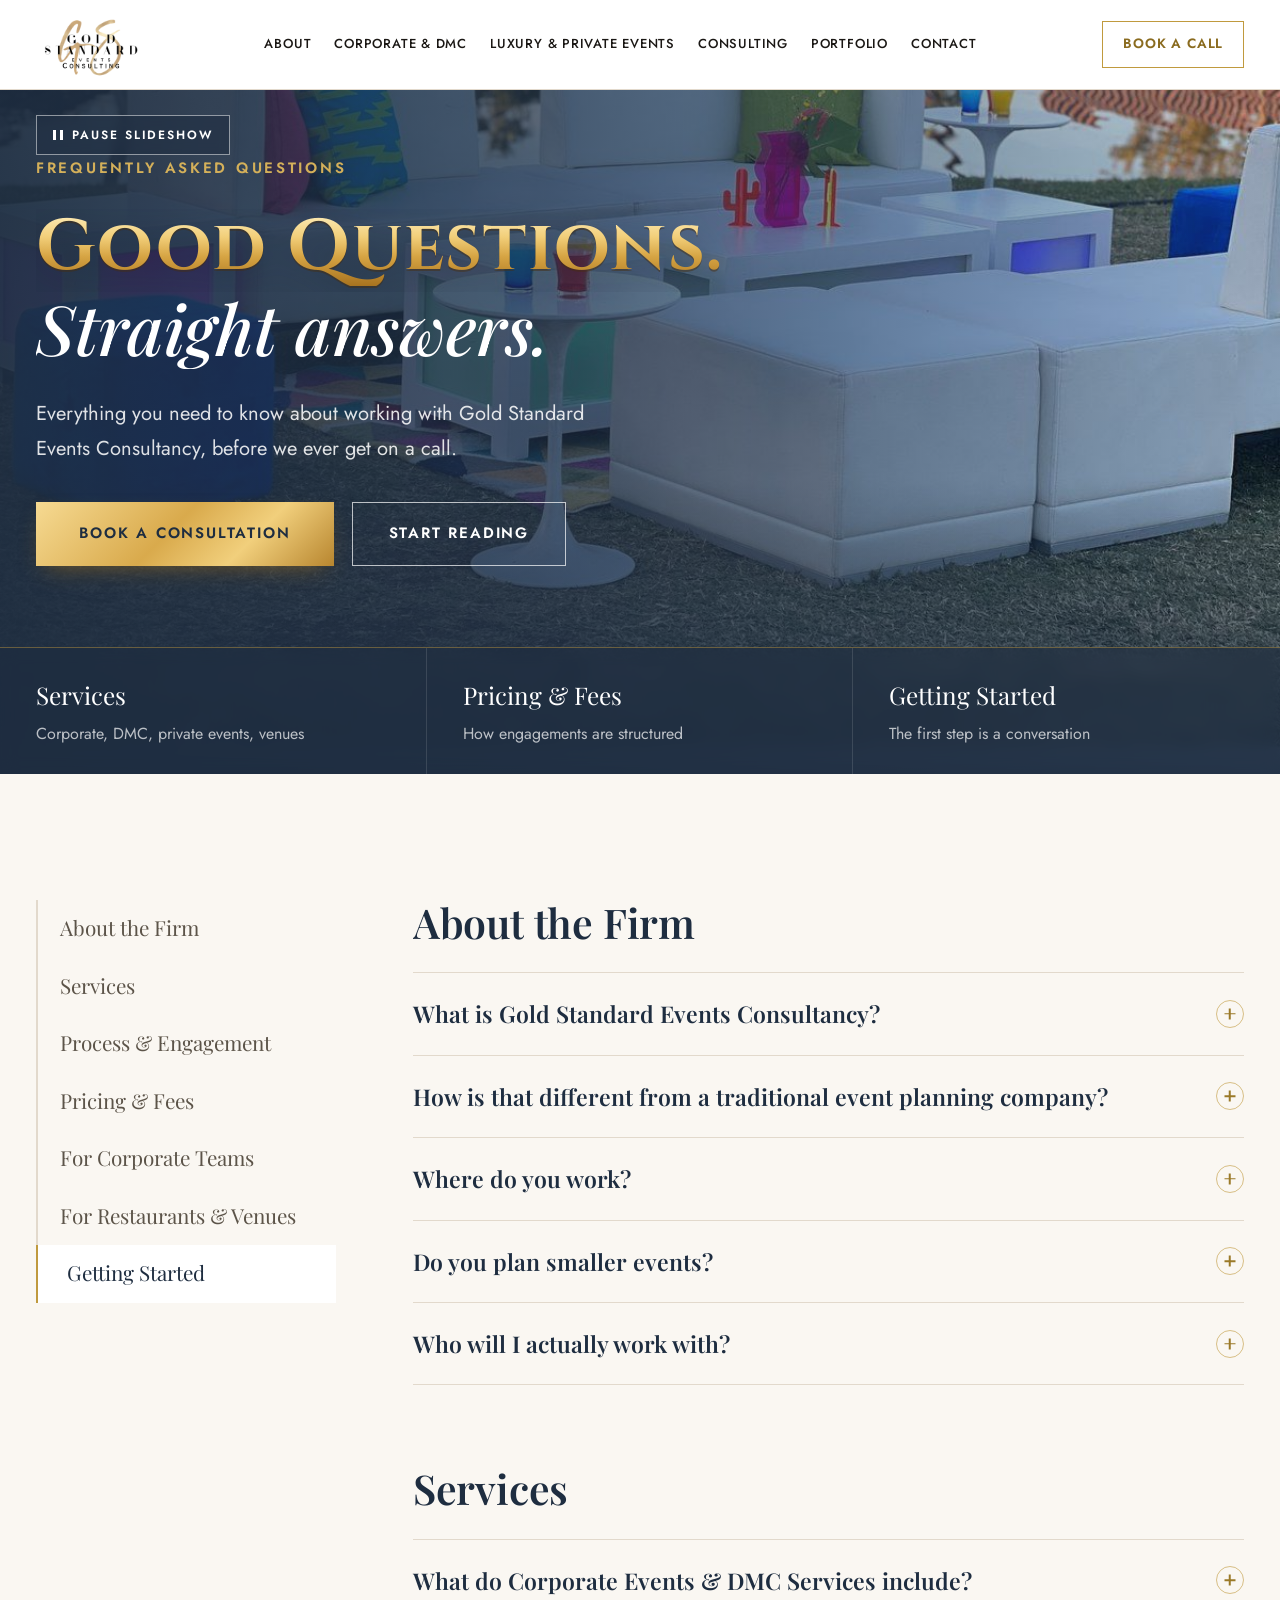
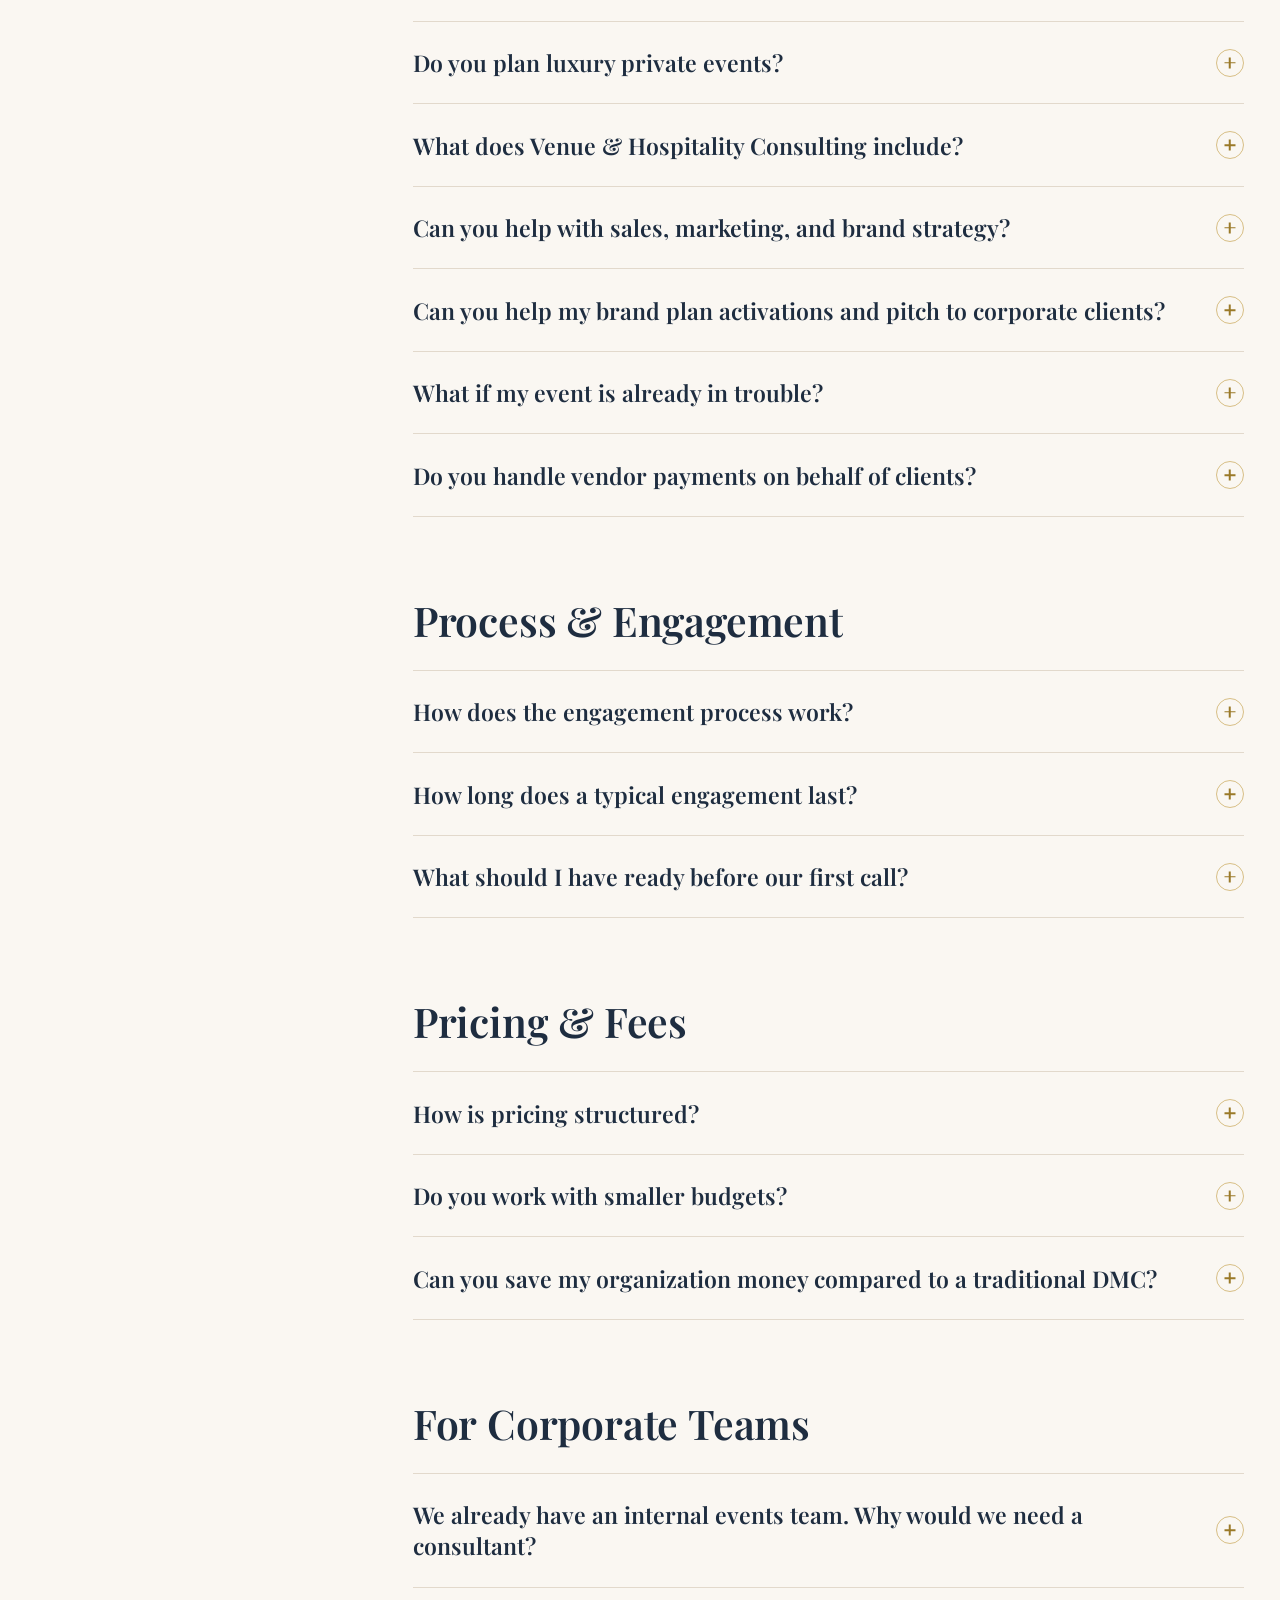
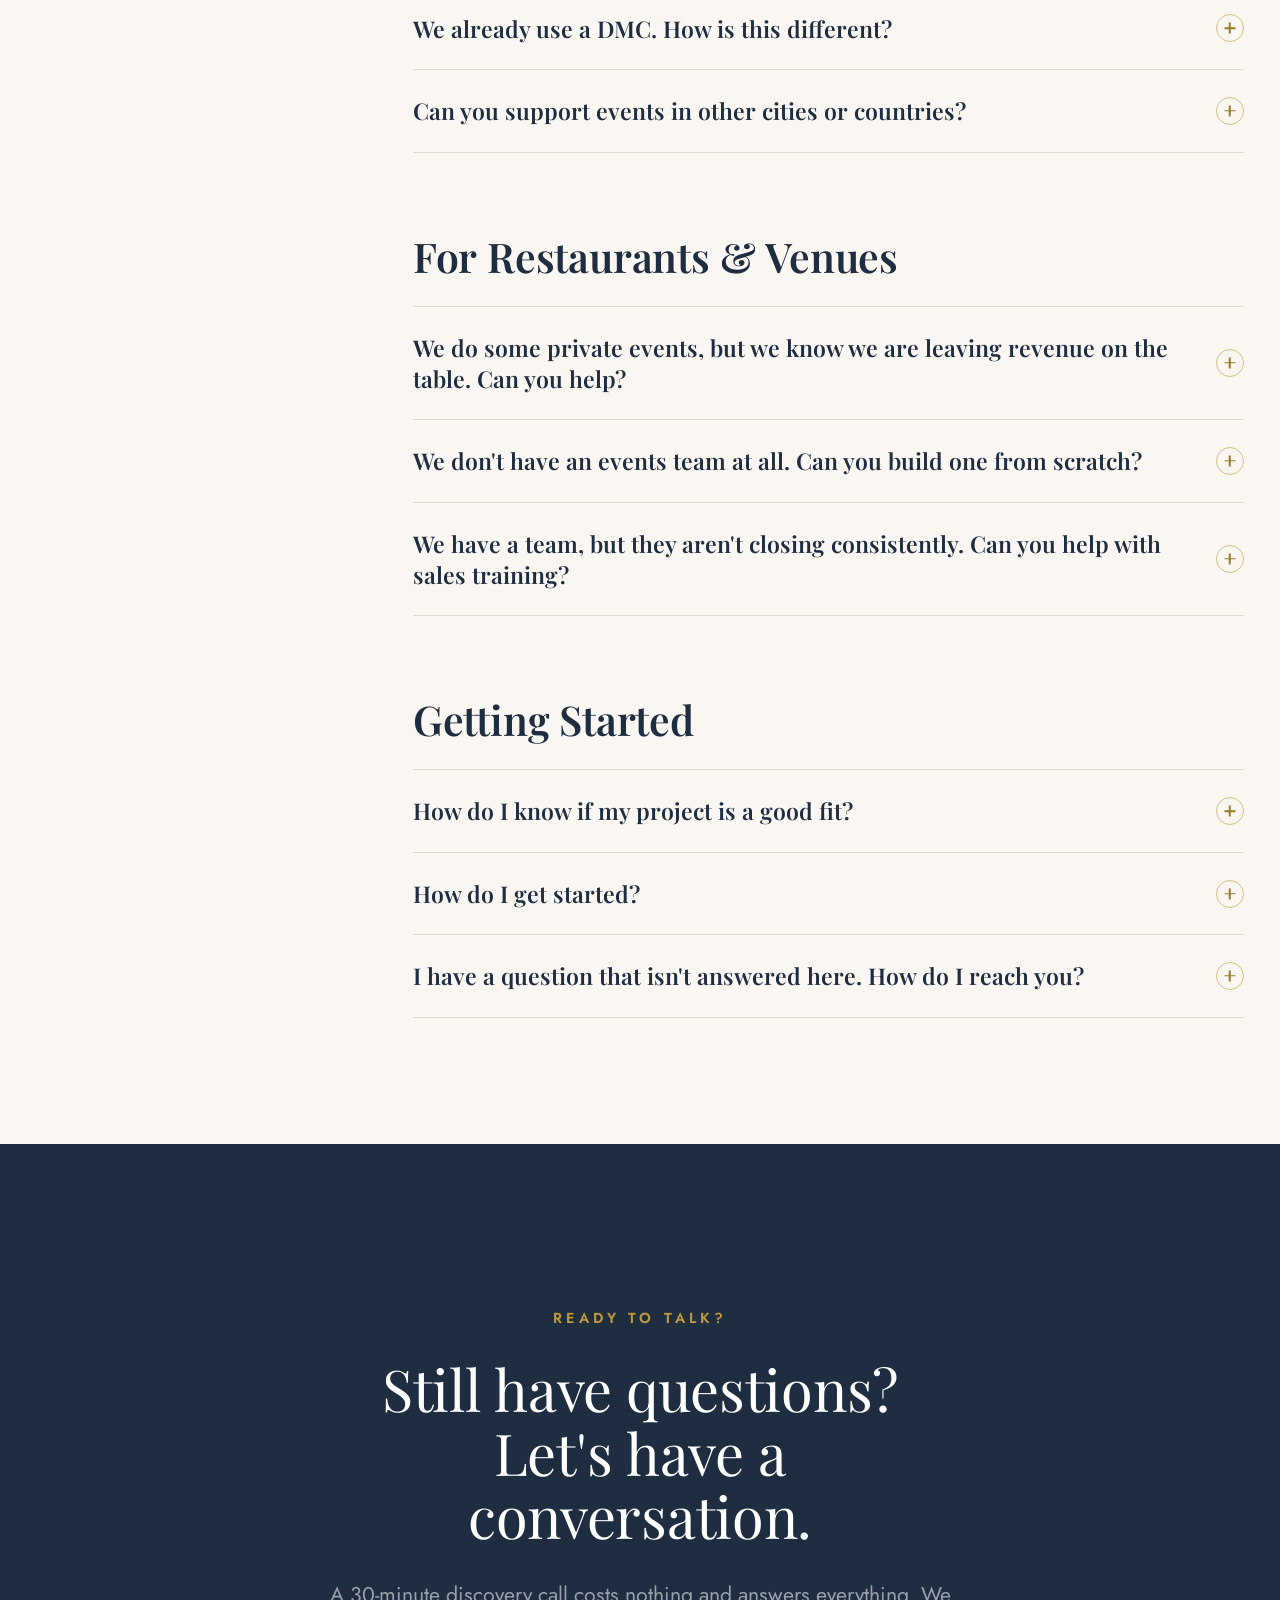
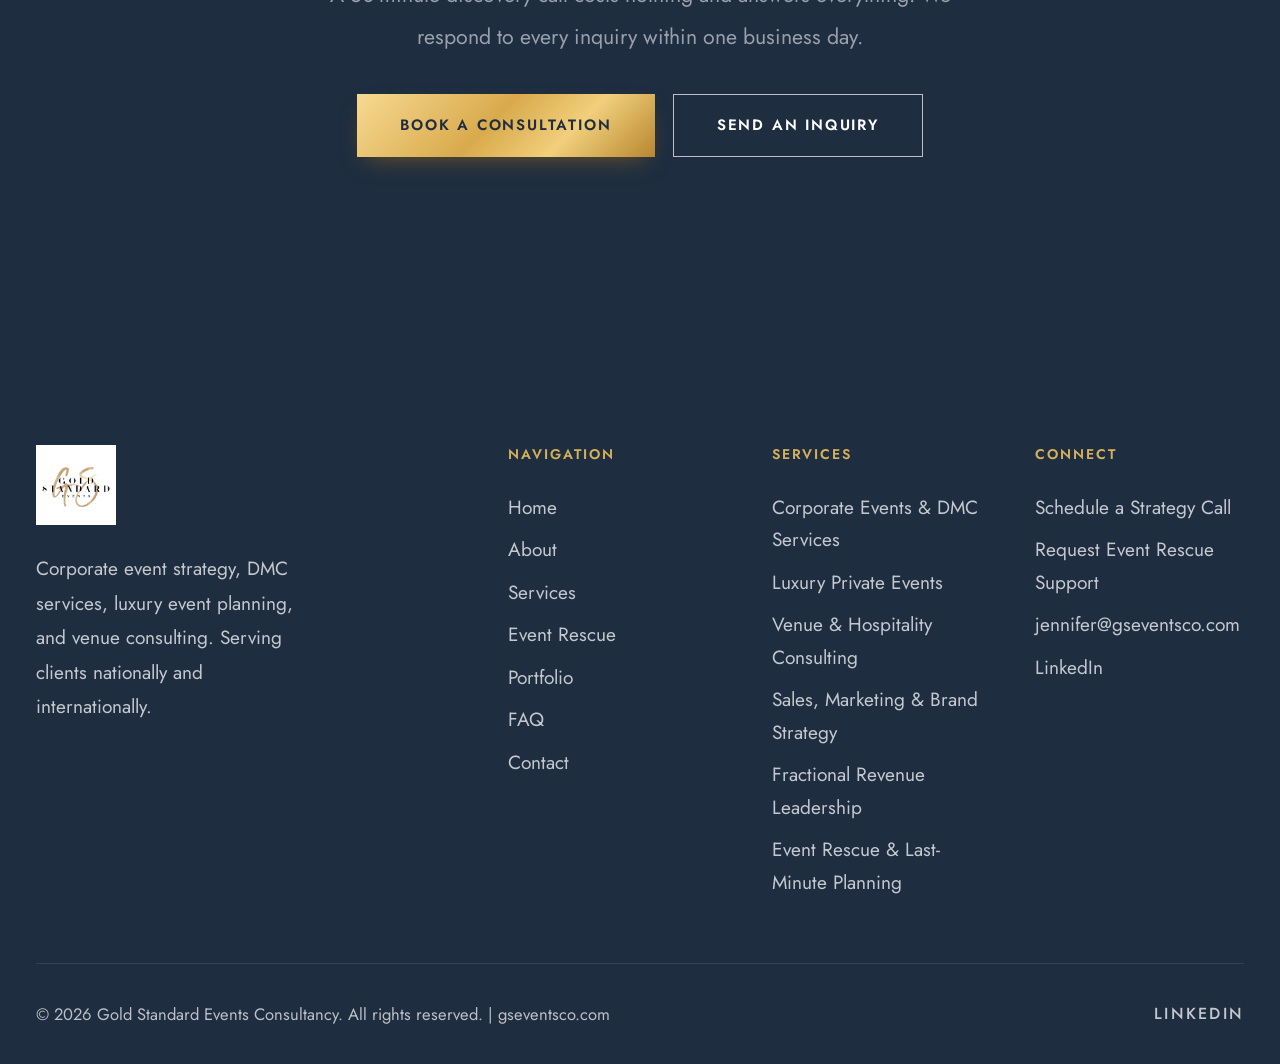
<file: faq.html>
<!DOCTYPE html>
<html lang="en">
<head>
  <meta charset="UTF-8" />
  <meta name="viewport" content="width=device-width, initial-scale=1.0" />
  <title>FAQ | Gold Standard Events Consultancy</title>
  <meta name="description" content="Answers about working with Gold Standard Events Consultancy: corporate event strategy and DMC services, luxury private events, venue consulting, Event Rescue, pricing, and how engagements work." />
  <meta name="author" content="Gold Standard Events Consultancy" />
  <meta name="robots" content="index, follow" />
  <link rel="canonical" href="https://gseventsco.com/faq.html" />
  <meta property="og:title" content="FAQ | Gold Standard Events Consultancy" />
  <meta property="og:description" content="Answers about working with Gold Standard Events Consultancy: corporate event strategy and DMC services, luxury private events, venue consulting, Event Rescue, pricing, and how engagements work." />
  <meta property="og:url" content="https://gseventsco.com/faq.html" />
  <meta property="og:type" content="website" />
  <meta property="og:image" content="https://gseventsco.com/assets/images/web/lux-white-lounge.jpg" />
  <meta property="og:site_name" content="Gold Standard Events Consultancy" />
  <meta name="twitter:card" content="summary_large_image" />
  <meta name="twitter:title" content="FAQ | Gold Standard Events Consultancy" />
  <meta name="twitter:description" content="Answers about working with Gold Standard Events Consultancy: corporate event strategy and DMC services, luxury private events, venue consulting, Event Rescue, pricing, and how engagements work." />
  <meta name="twitter:image" content="https://gseventsco.com/assets/images/web/lux-white-lounge.jpg" />
  <link rel="icon" href="assets/images/logo-1.png" type="image/png" />
  <link rel="preconnect" href="https://fonts.googleapis.com" />
  <link rel="preconnect" href="https://fonts.gstatic.com" crossorigin />
  <link href="https://fonts.googleapis.com/css2?family=Cinzel:wght@500;600;700&family=Playfair+Display:ital,wght@0,500;0,600;0,700;1,500;1,600&family=Jost:wght@400;500;600&display=swap" rel="stylesheet" />
  <link rel="stylesheet" href="css/style.css" />
  <link rel="stylesheet" href="css/site.css" />
  <link rel="stylesheet" href="css/pages.css" />
  <script type="application/ld+json">
{
  "@context": "https://schema.org",
  "@type": "FAQPage",
  "mainEntity": [
    {
      "@type": "Question",
      "name": "What is Gold Standard Events Consultancy?",
      "acceptedAnswer": {
        "@type": "Answer",
        "text": "Gold Standard Events Consultancy is a boutique, founder-led event strategy and hospitality consulting firm built on 28 years of corporate event, hotel, restaurant, and venue experience. We serve three kinds of clients: corporate teams and meeting planners who need a strategic partner or boutique DMC support, private hosts planning luxury celebrations, and restaurants, venues, and hospitality brands that want to grow their event business."
      }
    },
    {
      "@type": "Question",
      "name": "How is that different from a traditional event planning company?",
      "acceptedAnswer": {
        "@type": "Answer",
        "text": "Most event planners focus on logistics. We focus on strategy first, then execution. Before a vendor is hired or a deposit is paid, we build the thinking behind the event: what it needs to accomplish, who it is for, and how every decision supports that. For corporate clients, that means a true strategic partner rather than another vendor. For venues, it means building or rebuilding the entire events revenue operation, not just offering advice."
      }
    },
    {
      "@type": "Question",
      "name": "Where do you work?",
      "acceptedAnswer": {
        "@type": "Answer",
        "text": "We serve clients nationally and internationally. Our experience spans major markets on both coasts, and we bring trusted local partners into every destination we work in."
      }
    },
    {
      "@type": "Question",
      "name": "Do you plan smaller events?",
      "acceptedAnswer": {
        "@type": "Answer",
        "text": "Yes. We plan events of every size: team building days, office holiday parties, intimate dinner parties, birthday and milestone celebrations, client appreciation events, and brand activations, as well as conferences and 400-guest galas. Every client gets the same senior-level care. We simply shape the support to fit your guest count, timeline, and budget, whether that is a strategy session, advisory and planning support, or full planning and production."
      }
    },
    {
      "@type": "Question",
      "name": "Who will I actually work with?",
      "acceptedAnswer": {
        "@type": "Answer",
        "text": "Every engagement is led personally by our founder, with a trusted team of planners, coordinators, and specialists brought in as each event requires. You get senior-level attention and a team that scales to the size of your event."
      }
    },
    {
      "@type": "Question",
      "name": "What do Corporate Events & DMC Services include?",
      "acceptedAnswer": {
        "@type": "Answer",
        "text": "We act as a strategic advisor and boutique DMC partner for corporate teams and meeting planners, designing programs that deliver real business outcomes. Services include: Event concept and program development Vendor sourcing, vetting, and negotiation oversight Boutique DMC support for local, national, and international programs Conferences, corporate meetings, and board and executive retreats Incentive programs, team building, and brand activations Attendee engagement strategy and event ROI planning On-site execution oversight and run-of-show management"
      }
    },
    {
      "@type": "Question",
      "name": "Do you plan luxury private events?",
      "acceptedAnswer": {
        "@type": "Answer",
        "text": "Yes. We plan and design private events of every size, from intimate dinner parties to 400-guest celebrations: milestone birthdays and anniversaries, holiday and dinner parties, estate and private residence events, galas and fundraisers, and destination celebrations. We do not plan baby showers, bridal showers, engagement parties, or rehearsal dinners."
      }
    },
    {
      "@type": "Question",
      "name": "What does Venue & Hospitality Consulting include?",
      "acceptedAnswer": {
        "@type": "Answer",
        "text": "We step in as an outsourced Director of Events for restaurants, event venues, and hospitality properties. Engagements may include: Building or rebuilding a private events department Sales team hiring, training, and performance frameworks Revenue strategy and growth planning CRM setup, SOPs, and booking systems Private dining and venue buyout programs Sales coaching and ongoing mentorship for venue teams"
      }
    },
    {
      "@type": "Question",
      "name": "Can you help with sales, marketing, and brand strategy?",
      "acceptedAnswer": {
        "@type": "Answer",
        "text": "Yes. We build the sales kits, proposals, marketing plans, and brand positioning that help venues and hospitality brands win clients and fill their event spaces, including website refreshes when the website is what is holding bookings back. See the full service list."
      }
    },
    {
      "@type": "Question",
      "name": "Can you help my brand plan activations and pitch to corporate clients?",
      "acceptedAnswer": {
        "@type": "Answer",
        "text": "Yes. We help food, beverage, and lifestyle brands design brand activations, package them as offers, and build the sales materials and pitch to win corporate clients and event bookings."
      }
    },
    {
      "@type": "Question",
      "name": "What if my event is already in trouble?",
      "acceptedAnswer": {
        "@type": "Answer",
        "text": "That is exactly what Event Rescue is for. Start with a 90-minute Event Rescue Strategy Session for $495, or ask about our 48-Hour Planning Rescue and Emergency Coordination options for events days away."
      }
    },
    {
      "@type": "Question",
      "name": "Do you handle vendor payments on behalf of clients?",
      "acceptedAnswer": {
        "@type": "Answer",
        "text": "No, and this is by design. Clients contract with and pay vendors directly. That removes the traditional DMC markup (typically 20 to 30 percent), keeps your procurement process clean and transparent, and keeps every vendor dollar working for your event. We handle the strategy, vendor relationships, negotiation oversight, and execution management. Your finance team works directly with the vendors."
      }
    },
    {
      "@type": "Question",
      "name": "How does the engagement process work?",
      "acceptedAnswer": {
        "@type": "Answer",
        "text": "Every engagement follows the same foundation: Discovery: a 30-minute conversation to understand your goals, timeline, and whether we are the right fit. Strategy: we build the framework, event concept, vendor roadmap, and success measures around your goals. Execution: with the right partners in place, we oversee every element so you can show up with confidence. Debrief: every engagement closes with a review of what worked, what the results show, and what comes next."
      }
    },
    {
      "@type": "Question",
      "name": "How long does a typical engagement last?",
      "acceptedAnswer": {
        "@type": "Answer",
        "text": "Corporate event strategy projects run from scoping through post-event debrief, typically six weeks to six months depending on complexity. Venue consulting engagements are often longer-term retainers, typically three to twelve months, because building or rebuilding an events department takes sustained effort."
      }
    },
    {
      "@type": "Question",
      "name": "What should I have ready before our first call?",
      "acceptedAnswer": {
        "@type": "Answer",
        "text": "You do not need everything figured out. That is what the discovery call is for. It helps to have a general sense of: The type of event or project you are planning Your approximate timeline A general budget range for the event or the engagement What you hope a consulting engagement will help you accomplish We will guide the conversation from there."
      }
    },
    {
      "@type": "Question",
      "name": "How is pricing structured?",
      "acceptedAnswer": {
        "@type": "Answer",
        "text": "Pricing is a flat consulting fee or retainer, not an hourly rate and not a percentage of vendor spend. That keeps the relationship clean and aligned: our incentive is the best possible outcome for you, never a bigger vendor bill. Fees vary with the scope, complexity, and duration of the engagement and are discussed after the discovery call."
      }
    },
    {
      "@type": "Question",
      "name": "Do you work with smaller budgets?",
      "acceptedAnswer": {
        "@type": "Answer",
        "text": "Yes. Every event starts with understanding what you want to accomplish and what you have to work with. From there, we recommend the right level of support, so you are never paying for more than your event needs. If you are not sure where to start, the best first step is a free 30-minute consultation."
      }
    },
    {
      "@type": "Question",
      "name": "Can you save my organization money compared to a traditional DMC?",
      "acceptedAnswer": {
        "@type": "Answer",
        "text": "Often, yes. Traditional DMCs typically add a 20 to 30 percent management markup on top of vendor invoices. Because clients contract with vendors directly, that markup disappears. You pay a flat consulting fee, and every vendor dollar goes to your event rather than an agency margin."
      }
    },
    {
      "@type": "Question",
      "name": "We already have an internal events team. Why would we need a consultant?",
      "acceptedAnswer": {
        "@type": "Answer",
        "text": "Internal teams are great at what they know. Most still face at least one of these: limited bandwidth in peak planning periods, limited knowledge of an unfamiliar market, a vendor roster that stops at their usual partners, or difficulty raising production quality without raising the budget. We step in as a seamless extension of your team and fill exactly those gaps, without adding headcount, overhead, or the friction of a large agency."
      }
    },
    {
      "@type": "Question",
      "name": "We already use a DMC. How is this different?",
      "acceptedAnswer": {
        "@type": "Answer",
        "text": "Traditional DMCs add value, but they also carry a significant cost structure and a reason to steer you toward their preferred vendors and packages. Our model is advisory. We have no inventory to sell, no markup to protect, and no vendor exclusivity agreements. Our only incentive is the best program for your goals and budget."
      }
    },
    {
      "@type": "Question",
      "name": "Can you support events in other cities or countries?",
      "acceptedAnswer": {
        "@type": "Answer",
        "text": "Yes. We serve clients nationally and internationally and have supported programs in destinations across the country and abroad, bringing trusted local partners into every market."
      }
    },
    {
      "@type": "Question",
      "name": "We do some private events, but we know we are leaving revenue on the table. Can you help?",
      "acceptedAnswer": {
        "@type": "Answer",
        "text": "This is the client we work with most often. Many restaurants and venues have the space, the team, and the demand, but not the systems, sales discipline, or strategy to capture what they are capable of. We have rebuilt departments like this many times, with results that include a 200 percent increase in private event sales and more than $550,000 in catering and event revenue within six months of a hotel re-opening."
      }
    },
    {
      "@type": "Question",
      "name": "We don't have an events team at all. Can you build one from scratch?",
      "acceptedAnswer": {
        "@type": "Answer",
        "text": "Yes. We have built private events programs from the ground up: defining the roles, writing job descriptions, helping with hiring, implementing CRM and booking systems, developing sales scripts and rate cards, and creating the SOPs that let a team run on its own."
      }
    },
    {
      "@type": "Question",
      "name": "We have a team, but they aren't closing consistently. Can you help with sales training?",
      "acceptedAnswer": {
        "@type": "Answer",
        "text": "Yes. Sales training and coaching for event sales teams is one of the most impactful things we do for venues: inquiry response, site visit presentation, proposal strategy, objection handling, follow-up cadence, and closing, all tailored to private events and private dining."
      }
    },
    {
      "@type": "Question",
      "name": "How do I know if my project is a good fit?",
      "acceptedAnswer": {
        "@type": "Answer",
        "text": "The best way to find out is a free 30-minute consultation. We will listen to what you are planning and recommend the right next step. If something else would serve you better, we will tell you and point you in a good direction. There is no pressure and no obligation."
      }
    },
    {
      "@type": "Question",
      "name": "How do I get started?",
      "acceptedAnswer": {
        "@type": "Answer",
        "text": "Send an inquiry through our contact page, book a consultation, or email jennifer@gseventsco.com. We respond to every inquiry within one business day."
      }
    },
    {
      "@type": "Question",
      "name": "I have a question that isn't answered here. How do I reach you?",
      "acceptedAnswer": {
        "@type": "Answer",
        "text": "Email jennifer@gseventsco.com and you will hear back from our founder personally."
      }
    }
  ]
}
  </script>
</head>
<body>

<a href="#main" class="skip-link">Skip to content</a>

<nav class="nav nav--scrolled" id="main-nav">
  <div class="nav__inner">
    <a href="index.html" class="nav__logo">
      <img src="assets/images/logo-gs-final.png" alt="Gold Standard Events Consultancy, home" id="nav-logo" />
    </a>
    <div class="nav__links">
      <a href="index.html#about" class="nav__link">About</a>
      <a href="index.html#service-corporate" class="nav__link">Corporate &amp; DMC</a>
      <a href="index.html#luxury" class="nav__link">Luxury &amp; Private Events</a>
      <a href="index.html#consulting" class="nav__link">Consulting</a>
      <a href="index.html#engagements" class="nav__link">Portfolio</a>
      <a href="contact.html" class="nav__link">Contact</a>
    </div>
    <a href="https://calendly.com/jennifer-gseventsco/30min" target="_blank" rel="noopener" class="nav__cta">Book a Call</a>
    <button class="nav__toggle" aria-label="Open menu" aria-expanded="false" aria-controls="nav-overlay" id="menu-toggle">
      <span></span><span></span><span></span>
    </button>
  </div>
</nav>

<div class="nav-overlay" id="nav-overlay" role="dialog" aria-modal="true" aria-label="Site menu">
  <button class="nav-overlay__close" id="menu-close" aria-label="Close menu">&#10005;</button>
  <a href="index.html" class="nav-overlay__link">Home</a>
  <a href="index.html#about" class="nav-overlay__link">About</a>
  <a href="index.html#service-corporate" class="nav-overlay__link">Corporate &amp; DMC</a>
  <a href="index.html#luxury" class="nav-overlay__link">Luxury &amp; Private Events</a>
  <a href="index.html#consulting" class="nav-overlay__link">Consulting</a>
  <a href="index.html#every-event" class="nav-overlay__link">How We Work Together</a>
  <a href="event-rescue.html" class="nav-overlay__link">Event Rescue</a>
  <a href="index.html#consulting" class="nav-overlay__link">Consulting</a>
  <a href="index.html#engagements" class="nav-overlay__link">Portfolio</a>
  <a href="faq.html" class="nav-overlay__link">FAQ</a>
  <a href="contact.html" class="nav-overlay__link">Contact</a>
</div>

<main id="main">

<section class="hero-lux hero-lux--page">
  <div class="hero-lux__slides">
    <img src="assets/images/web/lux-white-lounge.jpg" alt="Modern lounge setup for an evening event" class="is-on" fetchpriority="high" />
    <img src="assets/images/web/lux-bluff-tablescape.jpg" alt="Oceanview tablescape designed for an executive dinner" loading="lazy" />
  </div>
  <div class="hero-lux__shade"></div>
  <button type="button" class="hero-lux__pause" aria-pressed="false"><i aria-hidden="true"></i><span>Pause slideshow</span></button>
  <div class="hero-lux__content">
    <span class="hero-lux__eyebrow">Frequently Asked Questions</span>
    <h1 class="hero-lux__title">
      <span class="ln"><span class="gilt">Good Questions.</span></span>
      <span class="ln"><span><em>Straight answers.</em></span></span>
    </h1>
    <p class="hero-lux__sub">Everything you need to know about working with Gold Standard Events Consultancy, before we ever get on a call.</p>
    <div class="hero-lux__actions">
      <a href="https://calendly.com/jennifer-gseventsco/30min" target="_blank" rel="noopener" class="btn--hero-gold">Book a Consultation</a>
      <a href="#about" class="hero-lux__ghost">Start Reading</a>
    </div>
  </div>
  <div class="hero-lux__paths">
    <a href="#services"><span class="hero-lux__path-t">Services</span><span class="hero-lux__path-d">Corporate, DMC, private events, venues</span></a>
    <a href="#pricing"><span class="hero-lux__path-t">Pricing &amp; Fees</span><span class="hero-lux__path-d">How engagements are structured</span></a>
    <a href="#start"><span class="hero-lux__path-t">Getting Started</span><span class="hero-lux__path-d">The first step is a conversation</span></a>
  </div>
</section>

<section class="pg pg--cream">
  <div class="pg__wrap qa">
    <nav class="qa-index" aria-label="FAQ categories">
      <a href="#about" class="is-current">About the Firm</a>
      <a href="#services">Services</a>
      <a href="#process">Process &amp; Engagement</a>
      <a href="#pricing">Pricing &amp; Fees</a>
      <a href="#corporate">For Corporate Teams</a>
      <a href="#venues">For Restaurants &amp; Venues</a>
      <a href="#start">Getting Started</a>
    </nav>
    <div>
      <div class="qa-group" id="about">
        <h2 class="split">About the Firm</h2>
        <details>
          <summary>What is Gold Standard Events Consultancy?<span class="qa__mark" aria-hidden="true"></span></summary>
          <div class="qa__a"><p>Gold Standard Events Consultancy is a boutique, founder-led event strategy and hospitality consulting firm built on 28 years of corporate event, hotel, restaurant, and venue experience.</p><p>We serve three kinds of clients: corporate teams and meeting planners who need a strategic partner or boutique DMC support, private hosts planning luxury celebrations, and restaurants, venues, and hospitality brands that want to grow their event business.</p></div>
        </details>
        <details>
          <summary>How is that different from a traditional event planning company?<span class="qa__mark" aria-hidden="true"></span></summary>
          <div class="qa__a"><p>Most event planners focus on logistics. We focus on strategy first, then execution. Before a vendor is hired or a deposit is paid, we build the thinking behind the event: what it needs to accomplish, who it is for, and how every decision supports that.</p><p>For corporate clients, that means a true strategic partner rather than another vendor. For venues, it means building or rebuilding the entire events revenue operation, not just offering advice.</p></div>
        </details>
        <details>
          <summary>Where do you work?<span class="qa__mark" aria-hidden="true"></span></summary>
          <div class="qa__a"><p>We serve clients nationally and internationally. Our experience spans major markets on both coasts, and we bring trusted local partners into every destination we work in.</p></div>
        </details>
        <details>
          <summary>Do you plan smaller events?<span class="qa__mark" aria-hidden="true"></span></summary>
          <div class="qa__a"><p>Yes. We plan events of every size: team building days, office holiday parties, intimate dinner parties, birthday and milestone celebrations, client appreciation events, and brand activations, as well as conferences and 400-guest galas.</p><p>Every client gets the same senior-level care. We simply shape the support to fit your guest count, timeline, and budget, whether that is a strategy session, advisory and planning support, or full planning and production.</p></div>
        </details>
        <details>
          <summary>Who will I actually work with?<span class="qa__mark" aria-hidden="true"></span></summary>
          <div class="qa__a"><p>Every engagement is led personally by our founder, with a trusted team of planners, coordinators, and specialists brought in as each event requires. You get senior-level attention and a team that scales to the size of your event.</p></div>
        </details>
      </div>
      <div class="qa-group" id="services">
        <h2 class="split">Services</h2>
        <details>
          <summary>What do Corporate Events &amp; DMC Services include?<span class="qa__mark" aria-hidden="true"></span></summary>
          <div class="qa__a"><p>We act as a strategic advisor and boutique DMC partner for corporate teams and meeting planners, designing programs that deliver real business outcomes. Services include:</p><ul><li>Event concept and program development</li><li>Vendor sourcing, vetting, and negotiation oversight</li><li>Boutique DMC support for local, national, and international programs</li><li>Conferences, corporate meetings, and board and executive retreats</li><li>Incentive programs, team building, and brand activations</li><li>Attendee engagement strategy and event ROI planning</li><li>On-site execution oversight and run-of-show management</li></ul></div>
        </details>
        <details>
          <summary>Do you plan luxury private events?<span class="qa__mark" aria-hidden="true"></span></summary>
          <div class="qa__a"><p>Yes. We plan and design private events of every size, from intimate dinner parties to 400-guest celebrations: milestone birthdays and anniversaries, holiday and dinner parties, estate and private residence events, galas and fundraisers, and destination celebrations.</p><p>We do not plan baby showers, bridal showers, engagement parties, or rehearsal dinners.</p></div>
        </details>
        <details>
          <summary>What does Venue &amp; Hospitality Consulting include?<span class="qa__mark" aria-hidden="true"></span></summary>
          <div class="qa__a"><p>We step in as an outsourced Director of Events for restaurants, event venues, and hospitality properties. Engagements may include:</p><ul><li>Building or rebuilding a private events department</li><li>Sales team hiring, training, and performance frameworks</li><li>Revenue strategy and growth planning</li><li>CRM setup, SOPs, and booking systems</li><li>Private dining and venue buyout programs</li><li>Sales coaching and ongoing mentorship for venue teams</li></ul></div>
        </details>
        <details>
          <summary>Can you help with sales, marketing, and brand strategy?<span class="qa__mark" aria-hidden="true"></span></summary>
          <div class="qa__a"><p>Yes. We build the sales kits, proposals, marketing plans, and brand positioning that help venues and hospitality brands win clients and fill their event spaces, including website refreshes when the website is what is holding bookings back. <a href="index.html#services">See the full service list.</a></p></div>
        </details>
        <details>
          <summary>Can you help my brand plan activations and pitch to corporate clients?<span class="qa__mark" aria-hidden="true"></span></summary>
          <div class="qa__a"><p>Yes. We help food, beverage, and lifestyle brands design brand activations, package them as offers, and build the sales materials and pitch to win corporate clients and event bookings.</p></div>
        </details>
        <details>
          <summary>What if my event is already in trouble?<span class="qa__mark" aria-hidden="true"></span></summary>
          <div class="qa__a"><p>That is exactly what <a href="event-rescue.html">Event Rescue</a> is for. Start with a 90-minute Event Rescue Strategy Session for $495, or ask about our 48-Hour Planning Rescue and Emergency Coordination options for events days away.</p></div>
        </details>
        <details>
          <summary>Do you handle vendor payments on behalf of clients?<span class="qa__mark" aria-hidden="true"></span></summary>
          <div class="qa__a"><p>No, and this is by design. Clients contract with and pay vendors directly. That removes the traditional DMC markup (typically 20 to 30 percent), keeps your procurement process clean and transparent, and keeps every vendor dollar working for your event.</p><p>We handle the strategy, vendor relationships, negotiation oversight, and execution management. Your finance team works directly with the vendors.</p></div>
        </details>
      </div>
      <div class="qa-group" id="process">
        <h2 class="split">Process &amp; Engagement</h2>
        <details>
          <summary>How does the engagement process work?<span class="qa__mark" aria-hidden="true"></span></summary>
          <div class="qa__a"><p>Every engagement follows the same foundation:</p><ul><li><strong>Discovery:</strong> a 30-minute conversation to understand your goals, timeline, and whether we are the right fit.</li><li><strong>Strategy:</strong> we build the framework, event concept, vendor roadmap, and success measures around your goals.</li><li><strong>Execution:</strong> with the right partners in place, we oversee every element so you can show up with confidence.</li><li><strong>Debrief:</strong> every engagement closes with a review of what worked, what the results show, and what comes next.</li></ul></div>
        </details>
        <details>
          <summary>How long does a typical engagement last?<span class="qa__mark" aria-hidden="true"></span></summary>
          <div class="qa__a"><p>Corporate event strategy projects run from scoping through post-event debrief, typically six weeks to six months depending on complexity. Venue consulting engagements are often longer-term retainers, typically three to twelve months, because building or rebuilding an events department takes sustained effort.</p></div>
        </details>
        <details>
          <summary>What should I have ready before our first call?<span class="qa__mark" aria-hidden="true"></span></summary>
          <div class="qa__a"><p>You do not need everything figured out. That is what the discovery call is for. It helps to have a general sense of:</p><ul><li>The type of event or project you are planning</li><li>Your approximate timeline</li><li>A general budget range for the event or the engagement</li><li>What you hope a consulting engagement will help you accomplish</li></ul><p>We will guide the conversation from there.</p></div>
        </details>
      </div>
      <div class="qa-group" id="pricing">
        <h2 class="split">Pricing &amp; Fees</h2>
        <details>
          <summary>How is pricing structured?<span class="qa__mark" aria-hidden="true"></span></summary>
          <div class="qa__a"><p>Pricing is a flat consulting fee or retainer, not an hourly rate and not a percentage of vendor spend. That keeps the relationship clean and aligned: our incentive is the best possible outcome for you, never a bigger vendor bill.</p><p>Fees vary with the scope, complexity, and duration of the engagement and are discussed after the discovery call.</p></div>
        </details>
        <details>
          <summary>Do you work with smaller budgets?<span class="qa__mark" aria-hidden="true"></span></summary>
          <div class="qa__a"><p>Yes. Every event starts with understanding what you want to accomplish and what you have to work with. From there, we recommend the right level of support, so you are never paying for more than your event needs.</p><p>If you are not sure where to start, the best first step is a free 30-minute consultation.</p></div>
        </details>
        <details>
          <summary>Can you save my organization money compared to a traditional DMC?<span class="qa__mark" aria-hidden="true"></span></summary>
          <div class="qa__a"><p>Often, yes. Traditional DMCs typically add a 20 to 30 percent management markup on top of vendor invoices. Because clients contract with vendors directly, that markup disappears. You pay a flat consulting fee, and every vendor dollar goes to your event rather than an agency margin.</p></div>
        </details>
      </div>
      <div class="qa-group" id="corporate">
        <h2 class="split">For Corporate Teams</h2>
        <details>
          <summary>We already have an internal events team. Why would we need a consultant?<span class="qa__mark" aria-hidden="true"></span></summary>
          <div class="qa__a"><p>Internal teams are great at what they know. Most still face at least one of these: limited bandwidth in peak planning periods, limited knowledge of an unfamiliar market, a vendor roster that stops at their usual partners, or difficulty raising production quality without raising the budget.</p><p>We step in as a seamless extension of your team and fill exactly those gaps, without adding headcount, overhead, or the friction of a large agency.</p></div>
        </details>
        <details>
          <summary>We already use a DMC. How is this different?<span class="qa__mark" aria-hidden="true"></span></summary>
          <div class="qa__a"><p>Traditional DMCs add value, but they also carry a significant cost structure and a reason to steer you toward their preferred vendors and packages. Our model is advisory. We have no inventory to sell, no markup to protect, and no vendor exclusivity agreements. Our only incentive is the best program for your goals and budget.</p></div>
        </details>
        <details>
          <summary>Can you support events in other cities or countries?<span class="qa__mark" aria-hidden="true"></span></summary>
          <div class="qa__a"><p>Yes. We serve clients nationally and internationally and have supported programs in destinations across the country and abroad, bringing trusted local partners into every market.</p></div>
        </details>
      </div>
      <div class="qa-group" id="venues">
        <h2 class="split">For Restaurants &amp; Venues</h2>
        <details>
          <summary>We do some private events, but we know we are leaving revenue on the table. Can you help?<span class="qa__mark" aria-hidden="true"></span></summary>
          <div class="qa__a"><p>This is the client we work with most often. Many restaurants and venues have the space, the team, and the demand, but not the systems, sales discipline, or strategy to capture what they are capable of. We have rebuilt departments like this many times, with results that include a 200 percent increase in private event sales and more than $550,000 in catering and event revenue within six months of a hotel re-opening.</p></div>
        </details>
        <details>
          <summary>We don't have an events team at all. Can you build one from scratch?<span class="qa__mark" aria-hidden="true"></span></summary>
          <div class="qa__a"><p>Yes. We have built private events programs from the ground up: defining the roles, writing job descriptions, helping with hiring, implementing CRM and booking systems, developing sales scripts and rate cards, and creating the SOPs that let a team run on its own.</p></div>
        </details>
        <details>
          <summary>We have a team, but they aren't closing consistently. Can you help with sales training?<span class="qa__mark" aria-hidden="true"></span></summary>
          <div class="qa__a"><p>Yes. Sales training and coaching for event sales teams is one of the most impactful things we do for venues: inquiry response, site visit presentation, proposal strategy, objection handling, follow-up cadence, and closing, all tailored to private events and private dining.</p></div>
        </details>
      </div>
      <div class="qa-group" id="start">
        <h2 class="split">Getting Started</h2>
        <details>
          <summary>How do I know if my project is a good fit?<span class="qa__mark" aria-hidden="true"></span></summary>
          <div class="qa__a"><p>The best way to find out is a free 30-minute consultation. We will listen to what you are planning and recommend the right next step. If something else would serve you better, we will tell you and point you in a good direction. There is no pressure and no obligation.</p></div>
        </details>
        <details>
          <summary>How do I get started?<span class="qa__mark" aria-hidden="true"></span></summary>
          <div class="qa__a"><p>Send an inquiry through our <a href="contact.html">contact page</a>, <a href="https://calendly.com/jennifer-gseventsco/30min" target="_blank" rel="noopener">book a consultation</a>, or email <a href="mailto:jennifer@gseventsco.com">jennifer@gseventsco.com</a>. We respond to every inquiry within one business day.</p></div>
        </details>
        <details>
          <summary>I have a question that isn't answered here. How do I reach you?<span class="qa__mark" aria-hidden="true"></span></summary>
          <div class="qa__a"><p>Email <a href="mailto:jennifer@gseventsco.com">jennifer@gseventsco.com</a> and you will hear back from our founder personally.</p></div>
        </details>
      </div>
    </div>
  </div>
</section>

<section class="final-cta">
  <div class="final-cta__inner fade-up">
    <div class="final-cta__eyebrow">Ready to Talk?</div>
    <h2 class="split">Still have questions? Let's have a conversation.</h2>
    <p>A 30-minute discovery call costs nothing and answers everything. We respond to every inquiry within one business day.</p>
    <div class="final-cta__btn-group">
      <a href="https://calendly.com/jennifer-gseventsco/30min" target="_blank" rel="noopener" class="btn--hero-gold">Book a Consultation</a>
      <a href="contact.html" class="btn--hero-outline btn--on-navy">Send an Inquiry</a>
    </div>
  </div>
</section>

</main>

<footer class="footer">
  <div class="container">
    <div class="footer__inner">
      <div class="footer__brand">
        <img src="assets/images/logo-1.png" alt="Gold Standard Events Consultancy" />
        <p>Corporate event strategy, DMC services, luxury event planning, and venue consulting. Serving clients nationally and internationally.</p>
      </div>
      <div class="footer__col">
        <h2 class="footer__heading">Navigation</h2>
        <ul>
          <li><a href="index.html">Home</a></li>
          <li><a href="index.html#about">About</a></li>
          <li><a href="index.html#services">Services</a></li>
          <li><a href="event-rescue.html">Event Rescue</a></li>
          <li><a href="index.html#engagements">Portfolio</a></li>
          <li><a href="faq.html">FAQ</a></li>
          <li><a href="contact.html">Contact</a></li>
        </ul>
      </div>
      <div class="footer__col">
        <h2 class="footer__heading">Services</h2>
        <ul>
          <li><a href="index.html#service-corporate">Corporate Events &amp; DMC Services</a></li>
          <li><a href="index.html#luxury">Luxury Private Events</a></li>
          <li><a href="index.html#service-venue">Venue &amp; Hospitality Consulting</a></li>
          <li><a href="index.html#service-brand">Sales, Marketing &amp; Brand Strategy</a></li>
          <li><a href="index.html#service-fractional">Fractional Revenue Leadership</a></li>
          <li><a href="event-rescue.html">Event Rescue &amp; Last-Minute Planning</a></li>
        </ul>
      </div>
      <div class="footer__col">
        <h2 class="footer__heading">Connect</h2>
        <ul>
          <li><a href="https://calendly.com/jennifer-gseventsco/30min" target="_blank" rel="noopener">Schedule a Strategy Call</a></li>
          <li><a href="event-rescue.html#request">Request Event Rescue Support</a></li>
          <li><a href="mailto:jennifer@gseventsco.com">jennifer@gseventsco.com</a></li>
          <li><a href="https://www.linkedin.com/in/jenniferejones26" target="_blank" rel="noopener">LinkedIn</a></li>
        </ul>
      </div>
    </div>
    <div class="footer__bottom">
      <p>&copy; 2026 Gold Standard Events Consultancy. All rights reserved. | gseventsco.com</p>
      <div class="footer__social">
        <a href="https://www.linkedin.com/in/jenniferejones26" target="_blank" rel="noopener">LinkedIn</a>
      </div>
    </div>
  </div>
</footer>

<script src="js/main.js"></script>
<script src="js/site.js"></script>
</body>
</html>
</file>
<file: css/style.css>
/* ============================================================
   Gold Standard Events: gsevents.co
   Light · Warm · Editorial Design System
   ============================================================ */


/* ── Variables ── */
:root {
  /* Palette: Cream · Warm White · Vibrant Gold · Deep Navy accent */
  --cream:        #FAF7F2;
  --warm-white:   #F5F0E8;
  --sand:         #EDE5D8;
  --gold:         #C09A3E;      /* richer, warmer gold to match logo */
  --gold-light:   #D4B05A;
  --gold-pale:    #F0E3C0;
  --gold-dark:    #9A7A28;
  --navy:         #1E2D40;      /* used only in footer + testimonial */
  --text-dark:    #1A1714;
  --text-mid:     #5C5449;
  --text-light:   #9A9088;
  --border:       #E2D9CC;
  --white:        #FFFFFF;

  /* Fonts */
  --serif:  'Playfair Display', Georgia, serif;
  --sans:   'Jost', 'Helvetica Neue', Arial, sans-serif;

  /* Sizes: generous for readability */
  --xs:   0.9rem;
  --sm:   1.0625rem;
  --base: 1.1875rem;
  --md:   1.3125rem;
  --lg:   1.5625rem;
  --xl:   1.875rem;
  --2xl:  2.25rem;
  --3xl:  3rem;
  --4xl:  4rem;

  /* Spacing */
  --s1: 0.5rem;
  --s2: 1rem;
  --s3: 1.5rem;
  --s4: 2rem;
  --s5: 3rem;
  --s6: 4.5rem;
  --s7: 7rem;
  --s8: 9rem;

  /* Layout */
  --max:      1280px;
  --max-text: 760px;
  --nav-h:    90px;

  /* Transitions */
  --fast: 0.18s ease;
  --mid:  0.35s ease;
  --slow: 0.6s ease;

  /* Shadows */
  --shadow-sm: 0 2px 16px rgba(28,26,23,0.06);
  --shadow-md: 0 8px 40px rgba(28,26,23,0.10);
  --shadow-lg: 0 20px 60px rgba(28,26,23,0.13);
}

/* ── Reset ── */
*, *::before, *::after { box-sizing: border-box; margin: 0; padding: 0; }
html { font-size: 16px; scroll-behavior: smooth; -webkit-font-smoothing: antialiased; }
body { font-family: var(--sans); color: var(--text-dark); background: var(--cream); line-height: 1.7; overflow-x: hidden; }
img { max-width: 100%; height: auto; display: block; }
a { color: inherit; text-decoration: none; }
ul { list-style: none; }
button, input, select, textarea { font-family: var(--sans); }

/* ── Type ── */
h1,h2,h3,h4,h5 { font-family: var(--serif); font-weight: 400; line-height: 1.1; }
h1 { font-size: clamp(3.2rem, 7vw, 6.5rem); }
h2 { font-size: clamp(2.4rem, 4.5vw, 4rem); }
h3 { font-size: clamp(1.8rem, 3vw, 2.8rem); }
h4 { font-size: clamp(1.3rem, 2vw, 2rem); }
p  { font-size: var(--md); line-height: 1.9; color: var(--text-mid); }

/* ── Layout helpers ── */
.container { width: 100%; max-width: var(--max); margin: 0 auto; padding: 0 var(--s4); }
.container--narrow { max-width: var(--max-text); margin: 0 auto; padding: 0 var(--s4); }
.section { padding: var(--s8) 0; }
.section--warm { background: var(--warm-white); }
.section--sand { background: var(--sand); }
.section--navy { background: var(--navy); }
.text-center { text-align: center; }
.serif { font-family: var(--serif); }

/* ── Section label (eyebrow) ── */
.eyebrow {
  display: inline-block;
  font-family: var(--sans);
  font-size: 14.5px;
  font-weight: 600;
  letter-spacing: 0.18em;
  text-transform: uppercase;
  color: var(--gold);
  margin-bottom: var(--s2);
}

/* ── Gold rule ── */
.rule { width: 48px; height: 1px; background: var(--gold); margin: var(--s3) 0; }
.rule--center { margin: var(--s3) auto; }

/* ── Buttons ── */
.btn {
  display: inline-flex;
  align-items: center;
  gap: 8px;
  font-family: var(--sans);
  font-size: 12.5px;
  font-weight: 600;
  letter-spacing: 0.18em;
  text-transform: uppercase;
  padding: 1rem 2.2rem;
  border: 1px solid transparent;
  cursor: pointer;
  transition: all var(--mid);
  white-space: nowrap;
}
.btn--gold    { background: var(--gold); color: var(--white); border-color: var(--gold); }
.btn--gold:hover { background: var(--gold-dark); border-color: var(--gold-dark); }
.btn--outline { background: transparent; color: var(--gold); border-color: var(--gold); }
.btn--outline:hover { background: var(--gold); color: var(--white); }
.btn--dark    { background: var(--navy); color: var(--white); border-color: var(--navy); }
.btn--dark:hover { opacity: 0.85; }
.btn--white   { background: var(--white); color: var(--text-dark); border-color: var(--white); }
.btn--white:hover { background: var(--cream); }


/* ════════════════════════════════════════
   NAVIGATION
════════════════════════════════════════ */
.nav {
  position: fixed;
  top: 0; left: 0; right: 0;
  z-index: 1000;
  height: var(--nav-h);
  display: flex;
  align-items: center;
  transition: all var(--mid);
}
.nav--top {
  background: var(--white);
  border-bottom: 1px solid var(--border);
}
.nav--scrolled {
  background: var(--white);
  border-bottom: 1px solid var(--border);
  box-shadow: var(--shadow-sm);
}
.nav__inner {
  display: flex;
  align-items: center;
  justify-content: space-between;
  width: 100%;
  max-width: var(--max);
  margin: 0 auto;
  padding: 0 var(--s4);
}
.nav__logo img { height: 110px; width: auto; }

.nav__links { display: flex; align-items: center; gap: var(--s5); }
.nav__link {
  font-size: 12.5px;
  font-weight: 500;
  letter-spacing: 0.16em;
  text-transform: uppercase;
  color: var(--text-dark);
  transition: color var(--fast);
  position: relative;
}
.nav__link::after {
  content: '';
  position: absolute;
  bottom: -3px; left: 0;
  width: 0; height: 1px;
  background: var(--gold);
  transition: width var(--mid);
}
.nav__link:hover, .nav__link.active { color: var(--gold); }
.nav__link:hover::after, .nav__link.active::after { width: 100%; }

/* Nav is always white: no transparent override needed */

.nav__cta {
  font-size: 12.5px;
  font-weight: 600;
  letter-spacing: 0.16em;
  text-transform: uppercase;
  color: var(--gold);
  border: 1px solid var(--gold);
  padding: 0.55rem 1.4rem;
  transition: all var(--mid);
}
.nav__cta:hover { background: var(--gold); color: var(--white); }

.nav__toggle {
  display: none;
  flex-direction: column;
  gap: 5px;
  background: none;
  border: none;
  cursor: pointer;
  padding: var(--s1);
}
.nav__toggle span { display: block; width: 22px; height: 1px; background: var(--text-dark); transition: all var(--fast); }

/* Mobile overlay */
.nav-overlay {
  display: none;
  position: fixed;
  inset: 0;
  background: var(--white);
  z-index: 1100;
  flex-direction: column;
  align-items: center;
  justify-content: center;
  gap: var(--s4);
}
.nav-overlay.open { display: flex; }
.nav-overlay__close {
  position: absolute; top: var(--s4); right: var(--s4);
  font-size: 1.4rem; background: none; border: none; cursor: pointer; color: var(--text-dark);
}
.nav-overlay__link {
  font-family: var(--serif);
  font-size: var(--3xl);
  font-weight: 300;
  color: var(--text-dark);
  transition: color var(--fast);
}
.nav-overlay__link:hover { color: var(--gold); }


/* ════════════════════════════════════════
   HERO: Light, Editorial, Split Layout
════════════════════════════════════════ */
.hero {
  position: relative;
  min-height: 100vh;
  display: grid;
  grid-template-columns: 1fr 1fr;
  overflow: hidden;
  background: var(--cream);
  padding-top: var(--nav-h);
}

/* Left: text panel */
.hero__content {
  display: flex;
  flex-direction: column;
  justify-content: center;
  padding: var(--s8) var(--s5) var(--s8) max(var(--s5), calc((100vw - var(--max)) / 2 + var(--s4)));
  position: relative;
  z-index: 2;
}
.hero__eyebrow {
  font-size: 12.5px;
  font-weight: 600;
  letter-spacing: 0.28em;
  text-transform: uppercase;
  color: var(--gold);
  margin-bottom: var(--s3);
  display: flex;
  align-items: center;
  gap: var(--s2);
}
.hero__eyebrow::before {
  content: '';
  display: inline-block;
  width: 36px;
  height: 1px;
  background: var(--gold);
  flex-shrink: 0;
}
.hero__headline {
  font-family: var(--serif);
  font-size: clamp(3.5rem, 6.5vw, 7rem);
  font-weight: 300;
  line-height: 1.02;
  color: var(--text-dark);
  margin-bottom: var(--s4);
  letter-spacing: -0.02em;
}
.hero__headline em {
  font-style: italic;
  color: var(--gold);
  display: block;
}
.hero__sub {
  font-size: var(--lg);
  font-weight: 300;
  line-height: 1.85;
  color: var(--text-mid);
  max-width: 460px;
  margin-bottom: var(--s5);
}
.hero__actions { display: flex; gap: var(--s3); flex-wrap: wrap; }

/* Right: photo panel */
.hero__photo {
  position: relative;
  overflow: hidden;
}
.hero__photo img {
  width: 100%;
  height: 100%;
  object-fit: cover;
  object-position: center top;
  display: block;
}
/* Gold accent bar on photo edge */
.hero__photo::before {
  content: '';
  position: absolute;
  top: var(--s7); bottom: var(--s7);
  left: 0;
  width: 3px;
  background: var(--gold);
  z-index: 2;
}

/* Scroll cue */
.hero__scroll {
  display: none; /* hidden in split layout */
}
.hero__scroll-line { width: 1px; height: 44px; background: linear-gradient(to bottom, var(--gold), transparent); }
@keyframes scrollBounce {
  0%, 100% { transform: translateX(-50%) translateY(0); }
  50% { transform: translateX(-50%) translateY(7px); }
}


/* ════════════════════════════════════════
   INTRO STRIP (below hero)
════════════════════════════════════════ */
.intro-strip {
  background: var(--white);
  padding: var(--s6) 0;
  border-bottom: 1px solid var(--border);
}
.intro-strip__inner {
  display: flex;
  align-items: center;
  justify-content: center;
  gap: var(--s7);
  flex-wrap: wrap;
  text-align: center;
}
.intro-strip__stat {}
.intro-strip__num {
  font-family: var(--serif);
  font-size: var(--3xl);
  font-weight: 300;
  color: var(--gold);
  display: block;
  line-height: 1;
  margin-bottom: 6px;
}
.intro-strip__label {
  font-size: 12.5px;
  font-weight: 500;
  letter-spacing: 0.14em;
  text-transform: uppercase;
  color: var(--text-light);
}
.intro-strip__divider { width: 1px; height: 50px; background: var(--border); }


/* ════════════════════════════════════════
   ABOUT SECTION
════════════════════════════════════════ */
.about {
  padding: var(--s8) 0;
  background: var(--cream);
}
.about__inner {
  display: grid;
  grid-template-columns: 5fr 4fr;
  gap: var(--s7);
  align-items: start;
}
.about__text .eyebrow { margin-bottom: var(--s2); }
.about__text h2 { color: var(--text-dark); margin-bottom: var(--s3); }
.about__text p { margin-bottom: var(--s3); font-size: var(--md); }
.about__text p:last-of-type { margin-bottom: var(--s4); }

.about__photo { position: sticky; top: calc(var(--nav-h) + var(--s4)); }
.about__photo-frame {
  position: relative;
  padding: 18px 0 0 18px;
}
.about__photo-frame::before {
  content: '';
  position: absolute;
  top: 0; left: 0;
  right: 18px; bottom: 18px;
  border: 1px solid var(--gold);
}
.about__photo-frame img {
  position: relative; z-index: 1;
  width: 100%;
  aspect-ratio: 3/4;
  object-fit: cover;
  object-position: top;
}

/* Quote pull */
.pull-quote {
  border-left: 3px solid var(--gold);
  padding: 1rem 1.4rem;
  margin: var(--s3) 0 var(--s4);
  background: var(--warm-white);
}
.pull-quote p {
  font-family: var(--serif);
  font-size: 1.3rem;
  font-style: italic;
  color: var(--text-dark);
  line-height: 1.6;
  margin: 0;
}


/* ════════════════════════════════════════
   SERVICES SECTION
════════════════════════════════════════ */
.services {
  padding: var(--s8) 0;
  background: var(--warm-white);
}
.services__header {
  text-align: center;
  margin-bottom: var(--s7);
}
.services__header h2 { color: var(--text-dark); margin-bottom: var(--s2); }
.services__header p { font-size: var(--md); max-width: 560px; margin: 0 auto; }

.services__grid {
  display: grid;
  grid-template-columns: 1fr 1fr;
  gap: var(--s4);
}
.service-card {
  background: var(--white);
  padding: var(--s6) var(--s5);
  border: 1px solid var(--border);
  position: relative;
  overflow: hidden;
  transition: transform var(--mid), box-shadow var(--mid);
}
.service-card::after {
  content: '';
  position: absolute;
  bottom: 0; left: 0;
  width: 100%; height: 3px;
  background: var(--gold);
  transform: scaleX(0);
  transform-origin: left;
  transition: transform var(--slow);
}
.service-card:hover { transform: translateY(-4px); box-shadow: var(--shadow-md); }
.service-card:hover::after { transform: scaleX(1); }

.service-card__num {
  font-family: var(--serif);
  font-size: 4rem;
  font-weight: 300;
  color: var(--gold-pale);
  line-height: 1;
  margin-bottom: var(--s3);
}
.service-card__title {
  font-family: var(--serif);
  font-size: var(--2xl);
  color: var(--text-dark);
  margin-bottom: var(--s2);
}
.service-card__desc {
  font-size: var(--sm);
  line-height: 1.9;
  color: var(--text-mid);
  margin-bottom: var(--s4);
}
.service-card__list {
  display: flex;
  flex-direction: column;
  gap: 8px;
  margin-bottom: var(--s4);
  padding-top: var(--s2);
  border-top: 1px solid var(--border);
}
.service-card__list li {
  font-size: var(--xs);
  font-weight: 500;
  letter-spacing: 0.08em;
  text-transform: uppercase;
  color: var(--text-light);
  display: flex;
  align-items: center;
  gap: 8px;
}
.service-card__list li::before { content: ''; display: inline-block; width: 12px; height: 1px; margin-right: 10px; vertical-align: middle; background: var(--gold); }
.service-card__link {
  display: inline-flex;
  align-items: center;
  gap: 6px;
  font-size: 12.5px;
  font-weight: 600;
  letter-spacing: 0.16em;
  text-transform: uppercase;
  color: var(--gold);
  transition: gap var(--fast);
}
.service-card__link::after { content: '→'; }
.service-card__link:hover { gap: 12px; }


/* ════════════════════════════════════════
   HOW I WORK (Process)
════════════════════════════════════════ */
.process {
  padding: var(--s8) 0;
  background: var(--cream);
}
.process__header { text-align: center; margin-bottom: var(--s7); }
.process__header h2 { color: var(--text-dark); margin-bottom: var(--s2); }

.process__steps {
  display: grid;
  grid-template-columns: repeat(4, 1fr);
  gap: var(--s4);
}
.process__step {
  padding: var(--s4);
  border-top: 2px solid var(--border);
  position: relative;
}
.process__step::before {
  content: '';
  position: absolute;
  top: -2px; left: 0;
  width: 0; height: 2px;
  background: var(--gold);
  transition: width var(--slow);
}
.process__step:hover::before { width: 100%; }
.process__num {
  font-family: var(--serif);
  font-size: var(--3xl);
  font-weight: 300;
  color: var(--gold-pale);
  line-height: 1;
  margin-bottom: var(--s2);
}
.process__step h4 {
  font-family: var(--sans);
  font-size: var(--sm);
  font-weight: 600;
  letter-spacing: 0.08em;
  text-transform: uppercase;
  color: var(--text-dark);
  margin-bottom: var(--s1);
}
.process__step p { font-size: var(--sm); }


/* ════════════════════════════════════════
   PORTFOLIO / GALLERY
════════════════════════════════════════ */
.portfolio {
  padding: var(--s8) 0;
  background: var(--warm-white);
}
.portfolio__header {
  display: flex;
  align-items: flex-end;
  justify-content: space-between;
  margin-bottom: var(--s6);
}
.portfolio__header h2 { color: var(--text-dark); }

.portfolio__grid {
  display: grid;
  grid-template-columns: 2fr 1fr;
  grid-template-rows: auto auto;
  gap: 12px;
}
.portfolio__item { position: relative; overflow: hidden; cursor: pointer; }
.portfolio__item--main { grid-row: span 2; }
.portfolio__item img {
  width: 100%; height: 100%;
  object-fit: cover;
  transition: transform var(--slow);
  display: block;
}
.portfolio__item--main img { height: 580px; }
.portfolio__item:not(.portfolio__item--main) img { height: 284px; }
.portfolio__item:hover img { transform: scale(1.04); }
.portfolio__item__overlay {
  position: absolute; inset: 0;
  background: linear-gradient(to top, rgba(28,26,23,0.75) 0%, transparent 55%);
  opacity: 0;
  transition: opacity var(--mid);
  display: flex;
  align-items: flex-end;
  padding: var(--s3);
}
.portfolio__item:hover .portfolio__item__overlay { opacity: 1; }
.portfolio__item__label { font-size: var(--xs); font-weight: 500; letter-spacing: 0.12em; text-transform: uppercase; color: var(--gold-light); }
.portfolio__item__title { font-family: var(--serif); font-size: var(--xl); color: var(--white); font-weight: 400; margin-top: 4px; }


/* ════════════════════════════════════════
   TESTIMONIAL
════════════════════════════════════════ */
.testimonial {
  padding: var(--s8) 0;
  background: var(--navy);
  text-align: center;
}
.testimonial__inner { max-width: 820px; margin: 0 auto; padding: 0 var(--s4); }
.testimonial__mark {
  font-family: var(--serif);
  font-size: 7rem;
  color: var(--gold);
  line-height: 0.4;
  margin-bottom: var(--s4);
  opacity: 0.45;
}
.testimonial__text {
  font-family: var(--serif);
  font-size: clamp(1.4rem, 2.5vw, 2.2rem);
  font-weight: 300;
  font-style: italic;
  color: var(--white);
  line-height: 1.55;
  margin-bottom: var(--s4);
}
.testimonial__name {
  font-size: 12.5px;
  font-weight: 600;
  letter-spacing: 0.2em;
  text-transform: uppercase;
  color: var(--gold);
}
.testimonial__role { font-size: var(--xs); color: rgba(255,255,255,0.4); margin-top: 4px; letter-spacing: 0.08em; }


/* ════════════════════════════════════════
   IDEAL CLIENTS
════════════════════════════════════════ */
.ideal {
  padding: var(--s8) 0;
  background: var(--cream);
}
.ideal__header { text-align: center; margin-bottom: var(--s7); }
.ideal__header h2 { color: var(--text-dark); }
.ideal__grid { display: grid; grid-template-columns: 1fr 1fr; gap: var(--s4); }
.ideal-card {
  padding: var(--s5);
  background: var(--white);
  border: 1px solid var(--border);
}
.ideal-card h4 {
  font-family: var(--sans);
  font-size: 12.5px;
  font-weight: 600;
  letter-spacing: 0.2em;
  text-transform: uppercase;
  color: var(--gold);
  margin-bottom: var(--s3);
  padding-bottom: var(--s2);
  border-bottom: 1px solid var(--border);
}
.ideal-card ul { display: flex; flex-direction: column; gap: var(--s1); }
.ideal-card ul li {
  font-size: var(--sm);
  color: var(--text-mid);
  display: flex;
  gap: 10px;
  padding: var(--s1) 0;
  border-bottom: 1px solid var(--warm-white);
}
.ideal-card ul li::before { content: '›'; color: var(--gold); font-size: 1rem; flex-shrink: 0; }


/* ════════════════════════════════════════
   CTA SECTION
════════════════════════════════════════ */
.cta {
  padding: var(--s8) 0;
  background: var(--warm-white);
  text-align: center;
}
.cta__inner { max-width: 680px; margin: 0 auto; }
.cta__inner h2 { color: var(--text-dark); margin-bottom: var(--s3); }
.cta__inner p { font-size: var(--md); margin-bottom: var(--s5); }


/* ════════════════════════════════════════
   FOOTER
════════════════════════════════════════ */
.footer {
  background: var(--navy);
  color: var(--white);
  padding: var(--s7) 0 var(--s4);
}
.footer__inner {
  display: grid;
  grid-template-columns: 2fr 1fr 1fr 1fr;
  gap: var(--s5);
  padding-bottom: var(--s5);
  border-bottom: 1px solid rgba(255,255,255,0.1);
  margin-bottom: var(--s4);
}
.footer__brand img { height: 80px; margin-bottom: var(--s3); }
.footer__brand p { font-size: var(--sm); color: rgba(255,255,255,0.5); line-height: 1.8; max-width: 270px; }
.footer__col h6 {
  font-size: 12px; font-weight: 600; letter-spacing: 0.2em; text-transform: uppercase;
  color: var(--gold); margin-bottom: var(--s3);
}
.footer__col li { margin-bottom: 10px; }
.footer__col li a { font-size: var(--sm); color: rgba(255,255,255,0.5); transition: color var(--fast); }
.footer__col li a:hover { color: var(--white); }
.footer__bottom {
  display: flex; align-items: center; justify-content: space-between;
  font-size: var(--xs); color: rgba(255,255,255,0.35);
}
.footer__social { display: flex; gap: var(--s3); }
.footer__social a { font-size: 12px; font-weight: 500; letter-spacing: 0.14em; text-transform: uppercase; color: rgba(255,255,255,0.4); transition: color var(--fast); }
.footer__social a:hover { color: var(--gold); }


/* ════════════════════════════════════════
   CONTACT PAGE
════════════════════════════════════════ */
.page-hero {
  padding-top: calc(var(--nav-h) + var(--s7));
  padding-bottom: var(--s7);
  background: var(--warm-white);
  text-align: center;
  border-bottom: 1px solid var(--border);
}
.page-hero__label {
  display: block;
  font-size: 12px; font-weight: 600; letter-spacing: 0.22em; text-transform: uppercase;
  color: var(--gold); margin-bottom: var(--s2);
}
.page-hero h1 { color: var(--text-dark); font-weight: 300; margin-bottom: var(--s3); }
.page-hero p { font-size: var(--md); color: var(--text-mid); max-width: 520px; margin: 0 auto; }

.contact-section { padding: var(--s8) 0; background: var(--cream); }
.contact-section__inner { display: grid; grid-template-columns: 5fr 4fr; gap: var(--s7); align-items: start; }

.contact-info .eyebrow { margin-bottom: var(--s2); }
.contact-info h2 { color: var(--text-dark); margin-bottom: var(--s3); }
.contact-info > p { font-size: var(--md); margin-bottom: var(--s3); }
.contact-details { margin-top: var(--s5); display: flex; flex-direction: column; gap: var(--s3); }
.contact-detail { display: flex; gap: var(--s3); }
.contact-detail__label {
  font-size: 12px; font-weight: 600; letter-spacing: 0.16em; text-transform: uppercase;
  color: var(--gold); min-width: 90px; padding-top: 2px;
}
.contact-detail__value { font-size: var(--sm); color: var(--text-mid); }

.contact-form {
  background: var(--white);
  padding: var(--s6);
  border: 1px solid var(--border);
  box-shadow: var(--shadow-sm);
}
.contact-form h3 { font-family: var(--serif); font-size: var(--2xl); color: var(--text-dark); margin-bottom: var(--s4); }
.form-group { margin-bottom: var(--s3); }
.form-group label {
  display: block; font-size: 12px; font-weight: 600; letter-spacing: 0.14em; text-transform: uppercase;
  color: var(--text-mid); margin-bottom: 8px;
}
.form-group input, .form-group select, .form-group textarea {
  width: 100%; padding: 0.85rem 1rem;
  font-size: var(--sm); color: var(--text-dark);
  background: var(--cream); border: 1px solid var(--border);
  outline: none; transition: border-color var(--fast);
}
.form-group input:focus, .form-group select:focus, .form-group textarea:focus { border-color: var(--gold); }
.form-group textarea { height: 130px; resize: vertical; }
.form-row { display: grid; grid-template-columns: 1fr 1fr; gap: var(--s2); }


/* ════════════════════════════════════════
   ANIMATIONS
════════════════════════════════════════ */
.fade-up { opacity: 0; transform: translateY(28px); transition: opacity 0.7s ease, transform 0.7s ease; }
.fade-up.visible { opacity: 1; transform: translateY(0); }
.fade-in { opacity: 0; transition: opacity 0.8s ease; }
.fade-in.visible { opacity: 1; }
.delay-1 { transition-delay: 0.1s; }
.delay-2 { transition-delay: 0.2s; }
.delay-3 { transition-delay: 0.3s; }
.delay-4 { transition-delay: 0.4s; }


/* ════════════════════════════════════════
   RESPONSIVE
════════════════════════════════════════ */
@media (max-width: 1024px) {
  .footer__inner { grid-template-columns: 1fr 1fr; gap: var(--s5); }
  .process__steps { grid-template-columns: 1fr 1fr; }
}

@media (max-width: 860px) {
  :root { --s7: 4rem; --s8: 5rem; }
  .nav__links, .nav__cta { display: none; }
  .nav__toggle { display: flex; }
  /* Hero stacks on mobile */
  .hero {
    grid-template-columns: 1fr;
    grid-template-rows: auto 55vw;
  }
  .hero__content {
    padding: var(--s6) var(--s4) var(--s4);
    order: 1;
  }
  .hero__photo { order: 2; }
  .hero__photo::before { display: none; }
  .about__inner { grid-template-columns: 1fr; }
  .about__photo { position: static; order: -1; }
  .services__grid { grid-template-columns: 1fr; }
  .portfolio__grid { grid-template-columns: 1fr; }
  .portfolio__item--main { grid-row: span 1; }
  .portfolio__item--main img, .portfolio__item:not(.portfolio__item--main) img { height: 300px; }
  .ideal__grid { grid-template-columns: 1fr; }
  .contact-section__inner { grid-template-columns: 1fr; }
  .footer__inner { grid-template-columns: 1fr; }
  .intro-strip__divider { display: none; }
  .intro-strip__inner { gap: var(--s4); }
}

@media (max-width: 600px) {
  :root { --s7: 3rem; --s8: 4rem; }
  .hero__actions { flex-direction: column; align-items: flex-start; }
  .portfolio__header { flex-direction: column; align-items: flex-start; gap: var(--s2); }
  .process__steps { grid-template-columns: 1fr; }
  .form-row { grid-template-columns: 1fr; }
  .footer__bottom { flex-direction: column; gap: var(--s2); text-align: center; }
}


/* ---- Contact form status message ---- */
.form-status { margin-top: 16px; font-size: 15.5px; line-height: 1.55; text-align: center; }
.form-status:empty { display: none; }
.form-status--ok  { color: #2E6B4F; background: #EAF3EE; border: 1px solid #C6DFD1; padding: 12px 16px; border-radius: 4px; }
.form-status--err { color: #9B3B2C; background: #F8EDEA; border: 1px solid #E4C7C0; padding: 12px 16px; border-radius: 4px; }
.form-status--err a { color: #9B3B2C; text-decoration: underline; }
</file>
<file: css/site.css>
/* ============================================================
   Gold Standard Events Consultancy: site layer (v5)
   Shared by index, event-rescue, faq, and contact.
   Loads after style.css.
   ============================================================ */

/* ── NEW REBRAND STYLES ───────────────────────────── */

/* Dark sections */
.bg-charcoal { background: var(--navy); }
.bg-charcoal-2 { background: var(--navy); }
.bg-cream { background: var(--cream); }
.bg-white { background: #FFFFFF; }
.bg-sand { background: var(--sand); }

/* ── HERO ─────────────────────────────────────────── */
.hero-v2 {
  background: var(--cream);
  padding: calc(var(--nav-h) + 6rem) 0 7rem;
  min-height: 110vh;
  display: flex;
  align-items: center;
}
.hero-v2__inner {
  max-width: var(--max);
  margin: 0 auto;
  padding: 0 var(--s4);
  display: grid;
  grid-template-columns: 1fr 1fr;
  gap: var(--s6);
  align-items: center;
}
.hero-v2__eyebrow {
  display: inline-block;
  font-size: 14.5px;
  font-weight: 600;
  letter-spacing: 0.22em;
  text-transform: uppercase;
  color: var(--gold);
  margin-bottom: var(--s3);
}
.hero-v2__tagline {
  font-family: var(--sans);
  font-size: var(--base);
  font-weight: 400;
  letter-spacing: 0.04em;
  color: var(--text-mid);
  margin-bottom: var(--s3);
  font-style: italic;
}
.hero-v2 h1 {
  font-family: var(--serif);
  font-size: clamp(2.8rem, 5.5vw, 5.2rem);
  font-weight: 400;
  line-height: 1.05;
  color: var(--navy);
  margin-bottom: var(--s4);
}
.hero-v2__sub {
  font-family: var(--sans);
  font-size: var(--base);
  line-height: 1.95;
  color: var(--text-mid);
  margin-bottom: var(--s4);
  max-width: 520px;
}
.hero-v2__before {
  margin: var(--s4) 0;
  display: flex;
  flex-direction: column;
  gap: 0.7rem;
}
.hero-v2__before-line {
  font-family: var(--serif);
  font-size: clamp(1.1rem, 2vw, 1.45rem);
  font-style: italic;
  color: var(--text-light);
  letter-spacing: 0.02em;
}
.hero-v2__before-line--last {
  color: var(--gold);
  font-weight: 500;
}
.hero-v2__cta-line {
  font-family: var(--sans);
  font-size: var(--base);
  font-weight: 600;
  color: var(--navy);
  margin-bottom: var(--s4);
  letter-spacing: 0.02em;
}
.hero-v2__actions { display: flex; gap: var(--s2); flex-wrap: wrap; }
.btn--hero-gold {
  background: var(--gold);
  color: #FFFFFF;
  border: 1px solid var(--gold);
  display: inline-flex; align-items: center;
  font-family: var(--sans); font-size: 13.5px; font-weight: 600;
  letter-spacing: 0.18em; text-transform: uppercase;
  padding: 1rem 2.4rem; cursor: pointer;
  transition: all var(--mid);
}
.btn--hero-gold:hover { background: var(--gold-dark); border-color: var(--gold-dark); }
.btn--hero-outline {
  background: transparent;
  color: var(--navy);
  border: 1px solid var(--navy);
  display: inline-flex; align-items: center;
  font-family: var(--sans); font-size: 13.5px; font-weight: 600;
  letter-spacing: 0.18em; text-transform: uppercase;
  padding: 1rem 2.4rem; cursor: pointer;
  transition: all var(--mid);
}
.btn--hero-outline:hover { background: var(--navy); color: #fff; }

/* Hero right: headshot photo */
.hero-v2__right {
  padding-left: var(--s5);
  border-left: 2px solid var(--gold-pale);
}
.hero-v2__photo-wrap {
  width: 100%;
  aspect-ratio: 3 / 4;
  overflow: hidden;
}
.hero-v2__photo-wrap img {
  width: 100%;
  height: 100%;
  object-fit: cover;
  object-position: center top;
  display: block;
}

/* ── WHY US ───────────────────────────────────────── */
.why-us {
  background: #FFFFFF;
  padding: var(--s8) 0;
}
.why-us__inner {
  max-width: var(--max);
  margin: 0 auto;
  padding: 0 var(--s4);
  display: grid;
  grid-template-columns: 1fr 1.6fr;
  gap: var(--s7);
  align-items: start;
}
.why-us__left h2 {
  font-family: var(--serif);
  font-size: clamp(2rem, 4vw, 3.2rem);
  font-weight: 400;
  color: #111111;
  line-height: 1.1;
  margin-bottom: var(--s3);
}
.why-us__left .rule { margin: var(--s3) 0; }
.why-us__right p {
  font-size: var(--base);
  line-height: 1.95;
  color: var(--text-mid);
  margin-bottom: var(--s3);
}
.why-us__right p:last-child { margin-bottom: 0; }
.why-us__highlight {
  font-family: var(--serif);
  font-size: clamp(1.2rem, 2.5vw, 1.8rem);
  font-weight: 400;
  color: #111111;
  line-height: 1.5;
  border-left: 3px solid var(--gold);
  padding-left: var(--s3);
  margin: var(--s4) 0;
  font-style: italic;
}

/* ── RESULTS STRIP ───────────────────────────────── */
.results-strip {
  background: var(--navy);
  padding: var(--s6) 0;
}
.results-strip__inner {
  max-width: var(--max);
  margin: 0 auto;
  padding: 0 var(--s4);
  display: grid;
  grid-template-columns: repeat(5, 1fr);
  gap: 1px;
}
.results-strip__item {
  text-align: center;
  padding: var(--s4) var(--s2);
  border-right: 1px solid rgba(255,255,255,0.08);
}
.results-strip__item:last-child { border-right: none; }
.results-strip__num {
  font-family: var(--serif);
  font-size: clamp(2rem, 4vw, 3.2rem);
  font-weight: 400;
  color: var(--gold);
  display: block;
  margin-bottom: 0.4rem;
  line-height: 1;
}
.results-strip__label {
  font-family: var(--sans);
  font-size: 14.5px;
  font-weight: 500;
  letter-spacing: 0.14em;
  text-transform: uppercase;
  color: rgba(255,255,255,0.45);
}

/* ── ABOUT ───────────────────────────────────────── */
.about-v2 {
  background: var(--cream);
  padding: var(--s8) 0;
}
.about-v2__inner {
  max-width: var(--max);
  margin: 0 auto;
  padding: 0 var(--s4);
}
.about-v2__header {
  max-width: 860px;
  margin-bottom: var(--s6);
}
.about-v2__header h2 {
  font-family: var(--serif);
  font-size: clamp(2.2rem, 4.5vw, 4rem);
  font-weight: 400;
  color: #111111;
  line-height: 1.08;
  margin-bottom: var(--s3);
}
.about-v2__grid {
  display: grid;
  grid-template-columns: 380px 1fr;
  gap: var(--s6);
  align-items: start;
}
.about-v2__photo img {
  width: 100%;
  min-height: 520px;
  display: block;
  object-fit: cover;
  object-position: center top;
}
.about-v2__content {
  display: flex;
  flex-direction: column;
  gap: var(--s4);
}
.about-v2__bio p {
  font-size: var(--base);
  line-height: 1.95;
  color: var(--text-mid);
  margin-bottom: var(--s3);
}
.about-v2__bio-line {
  font-size: var(--base);
  line-height: 2;
  color: var(--text-mid);
  padding-left: var(--s3);
  border-left: 2px solid var(--gold-pale);
  margin: var(--s2) 0;
}
.about-v2__not {
  background: var(--navy);
  padding: var(--s5);
}
.about-v2__not h4 {
  font-family: var(--sans);
  font-size: 14.5px;
  font-weight: 700;
  letter-spacing: 0.22em;
  text-transform: uppercase;
  color: var(--gold);
  margin-bottom: var(--s3);
}
.about-v2__not-item {
  font-family: var(--serif);
  font-size: clamp(1rem, 1.8vw, 1.3rem);
  font-style: italic;
  color: rgba(255,255,255,0.5);
  line-height: 1.6;
  padding: var(--s2) 0;
  border-bottom: 1px solid rgba(255,255,255,0.06);
}
.about-v2__not-item:last-of-type { border-bottom: none; }
.about-v2__closer {
  font-family: var(--serif);
  font-size: clamp(1.1rem, 2vw, 1.5rem);
  font-style: italic;
  color: #FFFFFF;
  margin-top: var(--s3);
  line-height: 1.5;
}
.about-v2__resume-link {
  display: inline-flex;
  align-items: center;
  gap: 8px;
  margin-top: var(--s4);
  font-family: var(--sans);
  font-size: 12.5px;
  font-weight: 600;
  letter-spacing: 0.16em;
  text-transform: uppercase;
  color: var(--gold);
  border-bottom: 1px solid var(--gold-pale);
  padding-bottom: 3px;
  transition: color var(--fast), border-color var(--fast);
}
.about-v2__resume-link:hover { color: var(--gold-dark); border-color: var(--gold-dark); }

/* ── PHILOSOPHY ──────────────────────────────────── */
.philosophy {
  background: var(--cream);
  padding: var(--s8) 0;
}
.philosophy__inner {
  max-width: var(--max);
  margin: 0 auto;
  padding: 0 var(--s4);
  display: grid;
  grid-template-columns: 1fr 1.5fr;
  gap: var(--s7);
  align-items: center;
}
.philosophy__left h2 {
  font-family: var(--serif);
  font-size: clamp(1.8rem, 3.5vw, 3rem);
  font-weight: 400;
  color: #111111;
  line-height: 1.15;
  margin-bottom: var(--s2);
}
.philosophy__left h2 em {
  color: var(--gold);
  font-style: normal;
}
.philosophy__left .rule { background: var(--gold); margin: var(--s3) 0; opacity: 0.5; }
.philosophy__sub {
  font-family: var(--sans);
  font-size: var(--sm);
  color: var(--text-light);
  letter-spacing: 0.06em;
  font-style: italic;
}
.philosophy__right p {
  font-size: var(--base);
  line-height: 1.95;
  color: var(--text-mid);
  margin-bottom: var(--s3);
}
.philosophy__right p:last-child { margin-bottom: 0; }
.philosophy__highlight {
  font-family: var(--serif);
  font-size: clamp(1.2rem, 2.2vw, 1.8rem);
  font-style: italic;
  color: #111111 !important;
  border-left: 3px solid var(--gold);
  padding-left: var(--s3);
  margin: var(--s4) 0 !important;
  line-height: 1.5;
}

/* ── SERVICES ────────────────────────────────────── */
.services-v2 {
  background: #FFFFFF;
  padding: var(--s8) 0;
}
.services-v2__header {
  max-width: var(--max);
  margin: 0 auto var(--s6);
  padding: 0 var(--s4);
}
.services-v2__header h2 {
  font-family: var(--serif);
  font-size: clamp(2rem, 4vw, 3.4rem);
  font-weight: 400;
  color: #111111;
  margin-bottom: var(--s2);
}
.services-v2__header p {
  font-size: var(--base);
  color: var(--text-mid);
  max-width: 540px;
}
.services-v2__grid {
  max-width: var(--max);
  margin: 0 auto;
  padding: 0 var(--s4);
  display: grid;
  grid-template-columns: repeat(2, 1fr);
  gap: var(--s3);
}
.svc-card {
  background: var(--cream);
  padding: var(--s5);
  border-top: 3px solid var(--gold);
  display: flex;
  flex-direction: column;
}
.svc-card__num {
  font-family: var(--serif);
  font-size: clamp(3rem, 5vw, 4.5rem);
  font-weight: 300;
  color: var(--gold-pale);
  line-height: 1;
  margin-bottom: var(--s2);
}
.svc-card__title {
  font-family: var(--serif);
  font-size: clamp(1.3rem, 2.5vw, 1.9rem);
  font-weight: 400;
  color: #111111;
  line-height: 1.2;
  margin-bottom: var(--s2);
}
.svc-card__desc {
  font-size: var(--base);
  line-height: 1.8;
  color: var(--text-mid);
  margin-bottom: var(--s3);
}
.svc-card__label {
  font-family: var(--sans);
  font-size: 12.5px;
  font-weight: 700;
  letter-spacing: 0.18em;
  text-transform: uppercase;
  color: var(--gold);
  margin-bottom: var(--s2);
  margin-top: var(--s3);
}
.svc-card__list {
  list-style: none;
  padding: 0;
  margin: 0 0 var(--s3);
}
.svc-card__list li {
  font-size: var(--base);
  color: var(--text-mid);
  line-height: 1.75;
  padding: 0.4rem 0;
  border-bottom: 1px solid var(--border);
  display: flex;
  align-items: center;
  gap: 0.5rem;
}
.svc-card__list li::before {
  content: '';
  display: inline-block;
  width: 4px;
  height: 4px;
  background: var(--gold);
  border-radius: 50%;
  flex-shrink: 0;
}
.svc-card__list li:last-child { border-bottom: none; }
.svc-card__ideal {
  background: var(--navy);
  padding: var(--s3);
  margin-top: auto;
}
.svc-card__ideal-label {
  font-family: var(--sans);
  font-size: 12.5px;
  font-weight: 700;
  letter-spacing: 0.2em;
  text-transform: uppercase;
  color: var(--gold);
  margin-bottom: 0.5rem;
}
.svc-card__ideal p {
  font-size: var(--sm);
  line-height: 1.75;
  color: rgba(255,255,255,0.65);
  margin: 0;
}

/* ── WHY JENNIFER ────────────────────────────────── */
.why-jennifer {
  background: var(--cream);
  padding: var(--s8) 0;
}
.why-jennifer__inner {
  max-width: var(--max);
  margin: 0 auto;
  padding: 0 var(--s4);
  display: grid;
  grid-template-columns: 1fr 1.4fr;
  gap: var(--s7);
  align-items: start;
}
.why-jennifer__left h2 {
  font-family: var(--serif);
  font-size: clamp(1.8rem, 3.5vw, 3rem);
  font-weight: 400;
  color: #111111;
  line-height: 1.1;
  margin-bottom: var(--s3);
}
.why-jennifer__right p {
  font-size: var(--base);
  line-height: 1.95;
  color: var(--text-mid);
  margin-bottom: var(--s3);
}
.why-jennifer__understands {
  display: flex;
  flex-direction: column;
  gap: 0;
  margin: var(--s3) 0;
}
.why-jennifer__u-item {
  font-size: var(--base);
  color: var(--text-mid);
  line-height: 1;
  padding: 0.9rem 0;
  border-bottom: 1px solid var(--border);
  display: flex;
  align-items: center;
  gap: var(--s2);
}
.why-jennifer__u-item::before {
  content: '';
  display: inline-block;
  width: 6px;
  height: 6px;
  background: var(--gold);
  border-radius: 50%;
  flex-shrink: 0;
}
.why-jennifer__closer {
  font-family: var(--serif);
  font-size: clamp(1.1rem, 2vw, 1.5rem);
  font-style: italic;
  color: #111111;
  line-height: 1.5;
  margin-top: var(--s3);
}

/* ── WHO WE SERVE ────────────────────────────────── */
.who-we-serve {
  background: #FFFFFF;
  padding: var(--s7) 0;
}
.who-we-serve__inner {
  max-width: var(--max);
  margin: 0 auto;
  padding: 0 var(--s4);
}
.who-we-serve__inner h2 {
  font-family: var(--serif);
  font-size: clamp(1.8rem, 3.5vw, 3rem);
  font-weight: 400;
  color: #111111;
  margin-bottom: var(--s5);
}
.who-grid {
  display: grid;
  grid-template-columns: repeat(4, 1fr);
  gap: var(--s2);
}
.who-item {
  background: var(--cream);
  border: 1px solid var(--border);
  padding: var(--s3) var(--s3);
  font-family: var(--sans);
  font-size: var(--base);
  color: var(--text-mid);
  letter-spacing: 0.04em;
  transition: all var(--mid);
}
.who-item:hover {
  background: rgba(192,154,62,0.08);
  border-color: var(--gold-pale);
  color: var(--text-dark);
}

/* ── SELECTED ENGAGEMENTS ────────────────────────── */
.engagements {
  background: #FFFFFF;
  padding: var(--s8) 0;
}
.engagements__header {
  max-width: var(--max);
  margin: 0 auto var(--s5);
  padding: 0 var(--s4);
  display: flex;
  align-items: flex-end;
  justify-content: space-between;
  gap: var(--s4);
}
.engagements__header h2 {
  font-family: var(--serif);
  font-size: clamp(2rem, 4vw, 3.4rem);
  font-weight: 400;
  color: #111111;
  line-height: 1.08;
}
.engagements__header p {
  max-width: 380px;
  font-size: var(--sm);
  color: var(--text-light);
  text-align: right;
  line-height: 1.7;
}
.engagements__grid {
  max-width: var(--max);
  margin: 0 auto;
  padding: 0 var(--s4);
  display: grid;
  grid-template-columns: repeat(4, 1fr);
  gap: var(--s2);
}
.eng-card {
  position: relative;
  overflow: hidden;
  cursor: default;
}
.eng-card__img {
  width: 100%;
  aspect-ratio: 3/4;
  object-fit: cover;
  display: block;
  transition: transform 0.7s ease;
}
.eng-card:hover .eng-card__img { transform: scale(1.04); }
.eng-card__caption {
  position: absolute;
  bottom: 0; left: 0; right: 0;
  background: linear-gradient(to top, rgba(0,0,0,0.88) 0%, rgba(0,0,0,0) 100%);
  padding: var(--s4) var(--s3) var(--s3);
  transform: translateY(60%);
  transition: transform 0.45s ease;
}
.eng-card:hover .eng-card__caption { transform: translateY(0); }
.eng-card__title {
  font-family: var(--serif);
  font-size: 1rem;
  font-weight: 400;
  color: #FFFFFF;
  margin-bottom: 0.5rem;
  line-height: 1.2;
}
.eng-card__desc {
  font-family: var(--sans);
  font-size: 15.5px;
  color: rgba(255,255,255,0.75);
  line-height: 1.65;
  margin: 0;
}
/* Wide card spans 2 columns */
.eng-card--wide { grid-column: span 2; }
.eng-card--wide .eng-card__img { aspect-ratio: 16/9; }

/* ── ENGAGEMENT GROUPS ───────────────────────── */
.engagements__group {
  margin-top: var(--s7);
}
.engagements__group:first-child {
  margin-top: 0;
}
.engagements__group-hd {
  max-width: var(--max);
  margin: 0 auto var(--s4);
  padding: 0 var(--s4);
  display: flex;
  align-items: center;
  gap: var(--s3);
}
.engagements__group-label {
  font-family: var(--sans);
  font-size: 0.72rem;
  font-weight: 600;
  letter-spacing: 0.16em;
  text-transform: uppercase;
  color: var(--gold);
  white-space: nowrap;
}
.engagements__group-rule {
  flex: 1;
  height: 1px;
  background: var(--gold-pale);
}

/* ── DIFFERENCE ──────────────────────────────────── */
.difference {
  background: var(--cream);
  padding: var(--s8) 0;
}
.difference__inner {
  max-width: var(--max);
  margin: 0 auto;
  padding: 0 var(--s4);
  display: grid;
  grid-template-columns: 1fr 1.6fr;
  gap: var(--s7);
  align-items: start;
}
.difference__left h2 {
  font-family: var(--serif);
  font-size: clamp(1.8rem, 3.5vw, 3rem);
  font-weight: 400;
  color: #111111;
  line-height: 1.1;
  margin-bottom: var(--s3);
}
.difference__left p {
  font-size: var(--base);
  line-height: 1.9;
  color: var(--text-mid);
  margin-bottom: var(--s3);
}
.difference__list {
  display: flex;
  flex-direction: column;
  gap: 0;
}
.difference__item {
  font-family: var(--sans);
  font-size: var(--base);
  color: var(--text-mid);
  padding: 0.85rem 0;
  border-bottom: 1px solid var(--border);
  display: flex;
  align-items: center;
  gap: var(--s2);
}
.difference__item::before {
  content: '';
  display: inline-block;
  width: 6px;
  height: 6px;
  background: var(--gold);
  border-radius: 50%;
  flex-shrink: 0;
}
.difference__closer {
  font-family: var(--serif);
  font-size: var(--base);
  font-style: italic;
  color: var(--text-mid);
  margin-top: var(--s3);
  line-height: 1.7;
}

/* ── FINAL CTA ───────────────────────────────────── */
.final-cta {
  background: var(--navy);
  padding: var(--s8) 0;
  text-align: center;
}
.final-cta__inner {
  max-width: 720px;
  margin: 0 auto;
  padding: 0 var(--s4);
}
.final-cta__eyebrow {
  font-family: var(--sans);
  font-size: 14.5px;
  font-weight: 600;
  letter-spacing: 0.28em;
  text-transform: uppercase;
  color: var(--gold);
  margin-bottom: var(--s3);
}
.final-cta h2 {
  font-family: var(--serif);
  font-size: clamp(2.2rem, 4.5vw, 4rem);
  font-weight: 400;
  color: #FFFFFF;
  line-height: 1.1;
  margin-bottom: var(--s3);
}
.final-cta p {
  font-size: var(--base);
  line-height: 1.95;
  color: rgba(255,255,255,0.55);
  margin-bottom: var(--s3);
}
.final-cta__bold {
  font-family: var(--serif);
  font-size: clamp(1.1rem, 2vw, 1.5rem);
  font-style: italic;
  color: rgba(255,255,255,0.8);
  margin-bottom: var(--s4) !important;
}
.final-cta__btn-group { display: flex; gap: var(--s2); justify-content: center; flex-wrap: wrap; margin-top: var(--s4); }

/* ── CONTACT SECTION ─────────────────────────────── */
.contact-v2 {
  background: var(--cream);
  padding: var(--s8) 0;
}
.contact-v2__inner {
  max-width: var(--max);
  margin: 0 auto;
  padding: 0 var(--s4);
  display: grid;
  grid-template-columns: 1fr 1.4fr;
  gap: var(--s7);
  align-items: start;
}
.contact-v2__info h2 {
  font-family: var(--serif);
  font-size: clamp(2rem, 4vw, 3.2rem);
  font-weight: 400;
  color: #111111;
  margin-bottom: var(--s3);
}
.contact-v2__info p {
  font-size: var(--base);
  line-height: 1.9;
  color: var(--text-mid);
  margin-bottom: var(--s3);
}
.contact-v2__detail {
  margin-top: var(--s4);
  display: flex;
  flex-direction: column;
  gap: var(--s2);
}
.contact-v2__detail a {
  font-family: var(--sans);
  font-size: var(--sm);
  color: var(--gold);
  letter-spacing: 0.04em;
  transition: color var(--fast);
}
.contact-v2__detail a:hover { color: var(--gold-dark); }
.contact-v2__form { display: flex; flex-direction: column; gap: var(--s2); }
.form-row { display: grid; grid-template-columns: 1fr 1fr; gap: var(--s2); }
.form-group { display: flex; flex-direction: column; gap: 0.5rem; }
.form-group label {
  font-family: var(--sans);
  font-size: 14.5px;
  font-weight: 600;
  letter-spacing: 0.18em;
  text-transform: uppercase;
  color: var(--text-mid);
}
.form-group input,
.form-group select,
.form-group textarea {
  background: #FFFFFF;
  border: 1px solid var(--border);
  padding: 0.85rem 1rem;
  font-family: var(--sans);
  font-size: var(--sm);
  color: var(--text-dark);
  outline: none;
  transition: border-color var(--fast);
  -webkit-appearance: none;
}
.form-group input:focus,
.form-group select:focus,
.form-group textarea:focus { border-color: var(--gold); }
.form-group textarea { resize: vertical; min-height: 120px; }

/* ── MOBILE ──────────────────────────────────────── */
@media (max-width: 1024px) {
  .hero-v2__inner { grid-template-columns: 1fr; }
  .hero-v2__right { border-left: none; padding-left: 0; border-top: 2px solid var(--gold-pale); padding-top: var(--s4); }
  .results-strip__inner { grid-template-columns: repeat(3, 1fr); }
  .results-strip__item:nth-child(3) { border-right: none; }
  .results-strip__item:nth-child(4) { border-right: 1px solid rgba(255,255,255,0.08); }
  .results-strip__item:nth-child(5) { border-right: none; }
  .services-v2__grid { grid-template-columns: 1fr; }
  .who-grid { grid-template-columns: repeat(2, 1fr); }
  .engagements__grid { grid-template-columns: repeat(2, 1fr); }
  .eng-card--wide { grid-column: span 2; }
}
@media (max-width: 768px) {
  .why-us__inner,
  .about-v2__grid,
  .about-v2__content,
  .philosophy__inner,
  .why-jennifer__inner,
  .difference__inner,
  .contact-v2__inner { grid-template-columns: 1fr; gap: var(--s4); }
  .about-v2__photo { max-width: 280px; }
  .about-v2__content { gap: var(--s4); }
  .engagements__header { flex-direction: column; align-items: flex-start; }
  .engagements__header p { text-align: left; }
  .engagements__grid { grid-template-columns: 1fr 1fr; }
  .eng-card--wide { grid-column: span 2; }
  .form-row { grid-template-columns: 1fr; }
  .who-grid { grid-template-columns: 1fr 1fr; }
}
@media (max-width: 480px) {
  .engagements__grid { grid-template-columns: 1fr; }
  .eng-card--wide { grid-column: span 1; }
  .eng-card__caption { transform: translateY(0); }
  .results-strip__inner { grid-template-columns: 1fr 1fr; }
}

/* ── TESTIMONIALS ────────────────────────────── */
.testimonials {
  background: var(--navy);
  padding: var(--s8) 0;
}
.testimonials__inner {
  max-width: var(--max);
  margin: 0 auto;
  padding: 0 var(--s4);
}
.testimonials__header {
  text-align: center;
  margin-bottom: var(--s6);
}
.testimonials__header .eyebrow { color: var(--gold); }
.testimonials__header h2 {
  font-family: var(--serif);
  font-size: clamp(2rem, 4vw, 3.4rem);
  font-weight: 400;
  color: #FFFFFF;
  margin-bottom: var(--s2);
}
.testimonials__header .rule { background: var(--gold); margin: var(--s3) auto; }
.testimonials__grid {
  display: grid;
  grid-template-columns: repeat(3, 1fr);
  gap: var(--s4);
}
.testi-card {
  background: rgba(255,255,255,0.05);
  border: 1px solid rgba(255,255,255,0.08);
  padding: var(--s5);
  display: flex;
  flex-direction: column;
  gap: var(--s3);
}
.testi-card__mark {
  font-family: var(--serif);
  font-size: clamp(3rem, 6vw, 5rem);
  color: var(--gold);
  line-height: 0.8;
  opacity: 0.7;
}
.testi-card__text {
  font-family: var(--serif);
  font-size: clamp(1rem, 1.8vw, 1.25rem);
  font-style: italic;
  color: rgba(255,255,255,0.85);
  line-height: 1.75;
  flex: 1;
}
.testi-card__attr {
  border-top: 1px solid rgba(255,255,255,0.1);
  padding-top: var(--s2);
}
.testi-card__name {
  display: block;
  font-family: var(--sans);
  font-size: var(--sm);
  font-weight: 600;
  color: var(--gold);
  margin-bottom: 0.3rem;
}
.testi-card__role {
  font-family: var(--sans);
  font-size: 14.5px;
  color: rgba(255,255,255,0.45);
  letter-spacing: 0.04em;
}
@media (max-width: 900px) {
  .testimonials__grid { grid-template-columns: 1fr; gap: var(--s3); }
}

/* ── EVENT RESCUE BAND ────────────────────────────── */
.rescue-band {
  background: var(--navy);
  color: var(--white);
  padding: var(--s7) 0;
}
.rescue-band__inner {
  max-width: 1080px;
  margin: 0 auto;
  padding: 0 var(--s4);
  text-align: center;
}
.rescue-band__eyebrow {
  font-size: 12px;
  font-weight: 600;
  letter-spacing: 0.24em;
  text-transform: uppercase;
  color: var(--gold-light);
  display: block;
  margin-bottom: var(--s3);
}
.rescue-band h2 {
  color: var(--white);
  font-weight: 300;
  margin-bottom: var(--s3);
}
.rescue-band__lede {
  font-family: var(--serif);
  font-style: italic;
  font-size: var(--md);
  color: var(--gold-pale);
  margin-bottom: var(--s3);
}
.rescue-band__body {
  font-size: var(--sm);
  color: rgba(255,255,255,0.78);
  max-width: 62ch;
  margin: 0 auto var(--s4);
}
.rescue-band__lede-kinds {
  display: inline-block;
  font-size: 12px;
  font-weight: 600;
  letter-spacing: 0.18em;
  text-transform: uppercase;
  color: rgba(255,255,255,0.65);
  padding: var(--s2) 0;
  border-top: 1px solid rgba(255,255,255,0.16);
  border-bottom: 1px solid rgba(255,255,255,0.16);
  margin-bottom: var(--s3);
}
.rescue-band__tiers {
  display: grid;
  grid-template-columns: repeat(auto-fit, minmax(220px, 1fr));
  gap: 1px;
  background: rgba(255,255,255,0.14);
  border: 1px solid rgba(255,255,255,0.14);
  margin-bottom: var(--s5);
  text-align: left;
}
.rescue-band__tier {
  background: var(--navy);
  padding: var(--s3);
}
.rescue-band__tier strong {
  display: block;
  font-family: var(--serif);
  font-weight: 400;
  font-size: var(--lg);
  color: var(--white);
  line-height: 1.2;
  margin-bottom: 8px;
}
.rescue-band__tier span {
  font-size: 12px;
  font-weight: 600;
  letter-spacing: 0.18em;
  text-transform: uppercase;
  color: var(--gold-light);
}
.btn--rescue-band {
  display: inline-flex;
  align-items: center;
  justify-content: center;
  background: var(--gold);
  color: var(--white);
  border: 1px solid var(--gold);
  padding: 18px 34px;
  font-size: 12.5px;
  font-weight: 600;
  letter-spacing: 0.16em;
  text-transform: uppercase;
  transition: background var(--fast), border-color var(--fast);
}
.btn--rescue-band:hover { background: var(--gold-dark); border-color: var(--gold-dark); }
.rescue-band__note {
  margin-top: var(--s3);
  font-size: var(--xs);
  color: rgba(255,255,255,0.5);
  letter-spacing: 0.06em;
}

/* ══ OCT 2026 ENHANCEMENTS: motion, private events, ribbon ══ */

/* Hero: "How We Help" paths */
.hero-v2__paths { display: flex; flex-wrap: wrap; align-items: center; gap: 0.6rem 0.75rem; margin-top: var(--s4); padding-top: var(--s3); border-top: 1px solid var(--border); }
.hero-v2__paths-label { width: 100%; font-size: 12.5px; font-weight: 600; letter-spacing: 0.22em; text-transform: uppercase; color: var(--text-light); }
.hero-v2__paths a { font-size: 15.5px; color: var(--navy); text-decoration: none; padding: 0.55rem 1rem; border: 1px solid rgba(192,154,62,0.55); transition: background-color .3s ease, color .3s ease, border-color .3s ease; }
.hero-v2__paths a:hover { background: var(--navy); color: #fff; border-color: var(--navy); }

/* Gold ribbon */
.gs-ribbon { background: var(--navy); overflow: hidden; padding: 1.15rem 0; border-top: 1px solid rgba(192,154,62,0.35); border-bottom: 1px solid rgba(192,154,62,0.35); }
.gs-ribbon__track { display: flex; width: max-content; animation: gsRibbon 48s linear infinite; }
.gs-ribbon:hover .gs-ribbon__track { animation-play-state: paused; }
.gs-ribbon ul { display: flex; list-style: none; margin: 0; padding: 0; }
.gs-ribbon li { font-family: var(--serif); font-style: italic; font-size: clamp(1.25rem, 2vw, 1.6rem); color: var(--gold); white-space: nowrap; display: flex; align-items: center; gap: 2.2rem; padding-right: 2.2rem; }
.gs-ribbon li::after { content: ""; width: 7px; height: 7px; background: var(--gold); transform: rotate(45deg); opacity: .7; }
@keyframes gsRibbon { to { transform: translateX(-50%); } }

/* Parallax band */
.parallax-band { position: relative; min-height: 78vh; display: flex; align-items: center; justify-content: center; text-align: center; overflow: hidden; color: #fff; }
.parallax-band__img { position: absolute; inset: -18% 0; }
.parallax-band__img img { width: 100%; height: 100%; object-fit: cover; will-change: transform; }
.parallax-band::after { content: ""; position: absolute; inset: 0; background: linear-gradient(180deg, rgba(30,45,64,0.55) 0%, rgba(30,45,64,0.82) 100%); }
.parallax-band__inner { position: relative; z-index: 1; max-width: 860px; padding: var(--s7) var(--s4); }
.parallax-band__kicker { display: block; font-size: 13.5px; font-weight: 600; letter-spacing: 0.24em; text-transform: uppercase; color: var(--gold); margin-bottom: var(--s3); }
.parallax-band h2 { font-size: clamp(2.2rem, 5vw, 4rem); line-height: 1.12; color: #fff; margin-bottom: var(--s5); }
.parallax-band h2 em { color: var(--gold); }

/* Service 05: full-width feature card */
.svc-card--feature { grid-column: 1 / -1; display: grid; grid-template-columns: 1fr 1fr; gap: var(--s6); background: #FFFFFF; border: 1px solid var(--border); border-top: 3px solid var(--gold); }
.svc-card--feature .svc-card__ideal { margin-top: var(--s3); }
.svc-card__list--cols { display: grid; grid-template-columns: 1fr 1fr; column-gap: var(--s4); }
@media (max-width: 900px) {
  .svc-card--feature { grid-template-columns: 1fr; gap: var(--s3); }
}
@media (max-width: 560px) {
  .svc-card__list--cols { grid-template-columns: 1fr; }
  .who-grid { grid-template-columns: 1fr 1fr; }
}

/* Motion layer (only when motion is allowed) */
.motion .hero-v2__left > * { opacity: 0; transform: translateY(26px); animation: gsRise .9s cubic-bezier(.2,.7,.2,1) forwards; }
.motion .hero-v2__left > *:nth-child(2) { animation-delay: .08s; }
.motion .hero-v2__left > *:nth-child(3) { animation-delay: .16s; }
.motion .hero-v2__left > *:nth-child(4) { animation-delay: .26s; }
.motion .hero-v2__left > *:nth-child(5) { animation-delay: .36s; }
.motion .hero-v2__left > *:nth-child(6) { animation-delay: .44s; }
.motion .hero-v2__left > *:nth-child(7) { animation-delay: .52s; }
.motion .hero-v2__left > *:nth-child(8) { animation-delay: .6s; }
@keyframes gsRise { to { opacity: 1; transform: none; } }
.motion .hero-v2__photo-wrap img { transform: scale(1.12); will-change: transform; }

.motion .rule { transform: scaleX(0); transform-origin: left center; transition: transform 1.1s cubic-bezier(.2,.7,.2,1) .2s; }
.motion .rule--center { transform-origin: center; }
.motion .rule.is-drawn { transform: scaleX(1); }

.motion .svc-card { position: relative; }
.motion .svc-card::before { content: ""; position: absolute; top: -3px; left: 0; right: 0; height: 3px; background: var(--gold-dark, #9C7A2B); transform: scaleX(0); transform-origin: left; transition: transform 1.2s cubic-bezier(.2,.7,.2,1) .25s; }
.motion .svc-card.visible::before { transform: scaleX(1); }
.motion .svc-card__list li { opacity: 0; transform: translateX(-10px); transition: opacity .5s ease, transform .5s ease; transition-delay: calc(var(--i, 0) * 45ms + 250ms); }
.motion .svc-card.visible .svc-card__list li { opacity: 1; transform: none; }
.svc-card { transition: box-shadow .4s ease, opacity 0.7s ease, transform 0.7s ease; }
.svc-card:hover { box-shadow: 0 24px 50px -30px rgba(30,45,64,0.45); }

.motion .who-item { opacity: 0; transform: translateY(18px) scale(.97); transition: opacity .6s ease, transform .6s ease, background-color .3s ease; transition-delay: calc(var(--i, 0) * 50ms); }
.motion .who-grid.is-in .who-item { opacity: 1; transform: none; }

.motion .eng-card .eng-card__img { clip-path: inset(14% 0 0 0); transform: scale(1.14); transition: clip-path 1.1s cubic-bezier(.2,.7,.2,1), transform 1.4s cubic-bezier(.2,.7,.2,1); }
.motion .eng-card.visible .eng-card__img { clip-path: inset(0 0 0 0); transform: scale(1); }
.motion .eng-card.visible:hover .eng-card__img { transform: scale(1.04); }

.motion .results-strip__item { transition-duration: .9s; }

@media (prefers-reduced-motion: reduce) {
  .gs-ribbon__track { animation: none; }
}

/* ══ OCT 2026 v3: luxury hero, pillars, luxury section, service tabs ══ */

/* Hero */
.hero-lux { position: relative; min-height: 100vh; min-height: 100svh; display: flex; flex-direction: column; justify-content: flex-end; color: #fff; overflow: hidden; background: var(--navy); padding-top: calc(var(--nav-h) + 3rem); }
.hero-lux__slides img { position: absolute; inset: 0; width: 100%; height: 100%; object-fit: cover; opacity: 0; transform: scale(1.14); transition: opacity 1.8s ease, transform 9s linear; }
.hero-lux__slides img.is-on { opacity: 1; transform: scale(1); }
.hero-lux__shade { position: absolute; inset: 0; background: linear-gradient(90deg, rgba(30,45,64,0.94) 0%, rgba(30,45,64,0.72) 42%, rgba(30,45,64,0.18) 100%), linear-gradient(0deg, rgba(30,45,64,0.85) 0%, rgba(30,45,64,0) 38%); }
.hero-lux__content { position: relative; z-index: 2; width: 100%; max-width: var(--max); margin: 0 auto; padding: 0 var(--s4) var(--s6); }
.hero-lux__eyebrow { display: inline-block; font-size: 13.5px; font-weight: 600; letter-spacing: 0.24em; text-transform: uppercase; color: var(--gold-light); margin-bottom: var(--s3); }
.hero-lux__title { font-family: var(--serif); font-weight: 400; font-size: clamp(2.8rem, 5.8vw, 5.4rem); line-height: 1.04; color: #fff; margin: 0 0 var(--s3); }
.hero-lux__title .ln { display: block; overflow: hidden; padding-bottom: 0.08em; }
.hero-lux__title .ln > span { display: block; }
.hero-lux__title em { color: var(--gold-light); }
.hero-lux__sub { max-width: 560px; font-size: 1.08rem; line-height: 1.75; color: rgba(255,255,255,0.86); margin-bottom: var(--s4); }
.hero-lux__actions { display: flex; flex-wrap: wrap; gap: var(--s2); }
.hero-lux__ghost { display: inline-flex; align-items: center; padding: 1rem 2rem; border: 1px solid rgba(255,255,255,0.7); color: #fff; text-decoration: none; font-size: 13.5px; font-weight: 600; letter-spacing: 0.18em; text-transform: uppercase; transition: background-color .3s ease, color .3s ease; }
.hero-lux__ghost:hover { background: #fff; color: var(--navy); }
.hero-lux__paths { position: relative; z-index: 2; display: grid; grid-template-columns: repeat(3, 1fr); border-top: 1px solid rgba(192,154,62,0.45); background: rgba(30,45,64,0.55); backdrop-filter: blur(8px); -webkit-backdrop-filter: blur(8px); }
.hero-lux__paths a { display: block; padding: var(--s3) var(--s4); color: #fff; text-decoration: none; border-right: 1px solid rgba(255,255,255,0.12); position: relative; transition: background-color .35s ease; }
.hero-lux__paths a:last-child { border-right: 0; }
.hero-lux__paths a::before { content: ""; position: absolute; top: -1px; left: 0; height: 2px; width: 100%; background: var(--gold); transform: scaleX(0); transform-origin: left; transition: transform .5s ease; }
.hero-lux__paths a:hover { background: rgba(192,154,62,0.14); }
.hero-lux__paths a:hover::before { transform: scaleX(1); }
.hero-lux__path-t { display: block; font-family: var(--serif); font-size: 1.35rem; color: #fff; }
.hero-lux__path-d { display: block; font-size: 14.5px; color: rgba(255,255,255,0.7); margin-top: 0.2rem; }

/* Pillars */
.pillars { background: var(--cream); padding: var(--s8) 0; }
.pillars__head { text-align: center; max-width: 760px; margin: 0 auto var(--s6); padding: 0 var(--s4); }
.pillars__head h2 { font-size: clamp(2.2rem, 4.2vw, 3.4rem); }
.pillars__grid { max-width: var(--max); margin: 0 auto; padding: 0 var(--s4); display: grid; grid-template-columns: repeat(3, 1fr); gap: var(--s3); }
.pillar { position: relative; display: block; aspect-ratio: 3 / 4.2; overflow: hidden; color: #fff; text-decoration: none; background: var(--navy); }
.pillar img { position: absolute; inset: 0; width: 100%; height: 100%; object-fit: cover; transition: transform 1.2s cubic-bezier(.2,.7,.2,1); }
.pillar::after { content: ""; position: absolute; inset: 0; background: linear-gradient(0deg, rgba(30,45,64,0.95) 0%, rgba(30,45,64,0.35) 55%, rgba(30,45,64,0.05) 100%); transition: background-color .5s ease; }
.pillar__body { position: absolute; left: 0; right: 0; bottom: 0; z-index: 1; padding: var(--s4); }
.pillar__kicker { display: block; font-size: 12.5px; font-weight: 600; letter-spacing: 0.22em; text-transform: uppercase; color: var(--gold-light); margin-bottom: 0.6rem; }
.pillar h3 { font-family: var(--serif); font-size: clamp(1.6rem, 2.4vw, 2.1rem); line-height: 1.1; color: #fff; margin-bottom: 0.8rem; }
.pillar p { font-size: 0.95rem; line-height: 1.65; color: rgba(255,255,255,0.85); margin: 0; max-height: 0; opacity: 0; overflow: hidden; transition: max-height .6s ease, opacity .5s ease, margin .5s ease; }
.pillar__link { display: inline-block; margin-top: 0.4rem; font-size: 13.5px; font-weight: 600; letter-spacing: 0.18em; text-transform: uppercase; color: var(--gold-light); border-bottom: 1px solid currentColor; padding-bottom: 2px; }
.pillar:hover img, .pillar:focus-visible img { transform: scale(1.07); }
.pillar:hover p, .pillar:focus-visible p { max-height: 9rem; opacity: 1; margin-bottom: 1rem; }

/* Luxury section */
.lux { background: #FFFFFF; padding: var(--s8) 0; overflow: hidden; }
.lux__inner { max-width: var(--max); margin: 0 auto; padding: 0 var(--s4); display: grid; grid-template-columns: 1fr 1fr; gap: var(--s7); align-items: center; }
.lux__media { position: relative; height: 640px; }
.lux__img { position: absolute; overflow: hidden; will-change: transform; }
.lux__img img { width: 100%; height: 100%; object-fit: cover; }
.lux__img--main { left: 0; top: 0; width: 66%; height: 84%; }
.lux__img--accent { right: 0; bottom: 2%; width: 58%; height: 42%; border: 10px solid #fff; box-shadow: 0 30px 60px -30px rgba(30,45,64,0.5); }
.lux__badge { position: absolute; left: 4%; bottom: 20%; background: var(--navy); color: rgba(255,255,255,0.8); padding: 1.1rem 1.4rem; font-size: 12.5px; font-weight: 600; letter-spacing: 0.22em; text-transform: uppercase; will-change: transform; }
.lux__badge span { display: block; font-family: var(--serif); font-size: 1.9rem; letter-spacing: 0; text-transform: none; color: var(--gold-light); font-weight: 400; line-height: 1.1; }
.lux__copy h2 { font-size: clamp(2.4rem, 4.6vw, 3.8rem); line-height: 1.08; }
.lux__copy h2 em { color: var(--gold); }
.lux__copy p { color: var(--text-mid); line-height: 1.85; }
.lux__list { list-style: none; padding: 0; margin: var(--s3) 0 var(--s4); display: grid; grid-template-columns: 1fr 1fr; gap: 0 var(--s3); }
.lux__list li { padding: 0.55rem 0 0.55rem 1.1rem; border-bottom: 1px solid var(--border); position: relative; color: var(--text-dark); }
.lux__list li::before { content: ""; position: absolute; left: 0; top: 1.05rem; width: 6px; height: 6px; background: var(--gold); transform: rotate(45deg); }
.lux__steps { max-width: var(--max); margin: var(--s7) auto 0; padding: var(--s5) var(--s4) 0; display: grid; grid-template-columns: repeat(4, 1fr); gap: var(--s4); border-top: 1px solid var(--border); }
.lux__step-n { font-family: var(--serif); font-size: 2.6rem; color: var(--gold); line-height: 1; display: block; margin-bottom: 0.6rem; }
.lux__step h3 { font-family: var(--serif); font-size: 1.5rem; margin-bottom: 0.4rem; }
.lux__step p { font-size: 0.95rem; color: var(--text-mid); line-height: 1.7; margin: 0; }

/* Service tabs */
.svc-tabs { max-width: var(--max); margin: 0 auto; padding: 0 var(--s4); display: grid; grid-template-columns: 320px 1fr; gap: var(--s5); align-items: start; }
.svc-tabs__nav { display: flex; flex-direction: column; position: sticky; top: calc(var(--nav-h) + 2rem); }
.svc-tabs__nav button { text-align: left; background: none; border: 0; border-left: 2px solid var(--border); padding: 1.05rem 1.2rem; font-family: var(--serif); font-size: 1.3rem; line-height: 1.25; color: var(--text-light); cursor: pointer; transition: color .3s ease, border-color .3s ease, background-color .3s ease, padding .3s ease; }
.svc-tabs__nav button:hover { color: var(--navy); }
.svc-tabs__nav button.is-active { color: var(--navy); border-left-color: var(--gold); background: var(--cream); padding-left: 1.6rem; }
.svc-tabs__n { display: block; font-family: var(--sans); font-size: 12.5px; font-weight: 600; letter-spacing: 0.2em; color: var(--gold); margin-bottom: 0.2rem; }
.svc-panel { display: none; background: var(--cream); }
.svc-panel.is-active { display: block; animation: panelIn .7s cubic-bezier(.2,.7,.2,1); }
@keyframes panelIn { from { opacity: 0; transform: translateX(40px); } to { opacity: 1; transform: none; } }
.svc-panel__img { aspect-ratio: 16 / 6.5; overflow: hidden; }
.svc-panel__img img { width: 100%; height: 100%; object-fit: cover; animation: panelImg 1.4s cubic-bezier(.2,.7,.2,1); }
@keyframes panelImg { from { transform: scale(1.15); } to { transform: scale(1); } }
.svc-panel__body { display: grid; grid-template-columns: 1.15fr 1fr; gap: var(--s5); padding: var(--s5); border-top: 3px solid var(--gold); }
.svc-panel__n { font-family: var(--serif); font-size: 3rem; color: var(--gold-pale); line-height: 1; display: block; }
.svc-panel h3 { font-family: var(--serif); font-size: clamp(1.7rem, 2.6vw, 2.3rem); line-height: 1.15; margin: 0.4rem 0 0.9rem; color: var(--navy); }
.svc-panel__desc { color: var(--text-mid); line-height: 1.8; margin-bottom: var(--s3); }
.svc-panel .svc-card__list--cols { grid-template-columns: 1fr; }
.svc-panel .svc-card__list li { opacity: 0; animation: liIn .5s ease forwards; }
@keyframes liIn { from { opacity: 0; transform: translateX(-10px); } to { opacity: 1; transform: none; } }

/* Rescue strip */
.rescue-strip { background: var(--cream); padding: var(--s6) 0; }
.rescue-strip__inner { max-width: var(--max); margin: 0 auto; padding: var(--s4) var(--s5); display: flex; align-items: center; justify-content: space-between; gap: var(--s4); border: 1px solid rgba(192,154,62,0.5); background: #fff; }
.rescue-strip h3 { font-family: var(--serif); font-size: 1.7rem; margin: 0.3rem 0 0.5rem; color: var(--navy); }
.rescue-strip p { margin: 0; color: var(--text-mid); max-width: 640px; }
.rescue-strip__link { flex: none; font-size: 13.5px; font-weight: 600; letter-spacing: 0.18em; text-transform: uppercase; color: var(--navy); text-decoration: none; padding: 1rem 1.6rem; border: 1px solid var(--navy); transition: background-color .3s ease, color .3s ease; }
.rescue-strip__link:hover { background: var(--navy); color: #fff; }

/* Heading word reveal */
.motion .split .w { display: inline-block; overflow: hidden; vertical-align: top; padding-bottom: 0.08em; margin-bottom: -0.08em; }
.motion .split .w > span { display: inline-block; transform: translateY(105%); transition: transform .9s cubic-bezier(.2,.7,.2,1); transition-delay: calc(var(--d, 0) * 55ms); }
.motion .split.is-in .w > span { transform: none; }
.motion .eyebrow { opacity: 0; transform: translateX(-24px); transition: opacity .9s ease .1s, transform .9s cubic-bezier(.2,.7,.2,1) .1s; }
.motion .pillars__head .eyebrow, .motion .services-v2__header .eyebrow, .motion .testimonials__header .eyebrow { transform: translateY(14px); }
.motion .eyebrow.is-in { opacity: 1; transform: none; }
.motion .hero-lux__title .ln > span { transform: translateY(105%); animation: gsRise 1.1s cubic-bezier(.2,.7,.2,1) forwards; }
.motion .hero-lux__title .ln:nth-child(2) > span { animation-delay: .18s; }
.motion .hero-lux__eyebrow, .motion .hero-lux__sub, .motion .hero-lux__actions { opacity: 0; transform: translateY(24px); animation: gsRise 1s cubic-bezier(.2,.7,.2,1) forwards; }
.motion .hero-lux__sub { animation-delay: .4s; }
.motion .hero-lux__actions { animation-delay: .55s; }
.motion .hero-lux__paths a { opacity: 0; transform: translateY(30px); animation: gsRise 1s cubic-bezier(.2,.7,.2,1) forwards; }
.motion .hero-lux__paths a:nth-child(1) { animation-delay: .7s; }
.motion .hero-lux__paths a:nth-child(2) { animation-delay: .82s; }
.motion .hero-lux__paths a:nth-child(3) { animation-delay: .94s; }
.motion .pillar img { transform: scale(1.2); }
.motion .pillar.visible img { transform: scale(1); }
.motion .pillar.visible:hover img { transform: scale(1.07); }

@media (max-width: 1024px) {
  .svc-tabs { grid-template-columns: 1fr; }
  .svc-tabs__nav { position: static; flex-direction: row; overflow-x: auto; gap: 0.4rem; scrollbar-width: none; }
  .svc-tabs__nav button { flex: none; border-left: 0; border-bottom: 2px solid var(--border); font-size: 1.05rem; padding: 0.8rem 1rem; }
  .svc-tabs__nav button.is-active { border-bottom-color: var(--gold); padding-left: 1rem; }
  .lux__inner { grid-template-columns: 1fr; gap: var(--s5); }
  .lux__media { height: 520px; }
  .lux__steps { grid-template-columns: 1fr 1fr; }
}
@media (max-width: 860px) {
  .hero-lux__paths { grid-template-columns: 1fr; }
  .hero-lux__paths a { border-right: 0; border-bottom: 1px solid rgba(255,255,255,0.12); padding: 1rem var(--s4); }
  .hero-lux__path-d { display: none; }
  .pillars__grid { grid-template-columns: 1fr; }
  .pillar { aspect-ratio: 4 / 3.6; }
  .pillar p { max-height: none; opacity: 1; margin-bottom: 1rem; }
  .pillar::after { background: linear-gradient(0deg, rgba(30,45,64,0.96) 0%, rgba(30,45,64,0.78) 60%, rgba(30,45,64,0.45) 100%); }
  .svc-panel__body { grid-template-columns: 1fr; padding: var(--s4); gap: var(--s3); }
  .rescue-strip__inner { flex-direction: column; align-items: flex-start; padding: var(--s4); }
}
@media (max-width: 560px) {
  .lux__list, .lux__steps { grid-template-columns: 1fr; }
  .lux__media { height: 420px; }
  .hero-lux__shade { background: linear-gradient(0deg, rgba(30,45,64,0.96) 0%, rgba(30,45,64,0.7) 60%, rgba(30,45,64,0.35) 100%); }
}
@media (prefers-reduced-motion: reduce) {
  .hero-lux__slides img { transition: none; transform: none; }
  .svc-panel.is-active, .svc-panel__img img, .svc-panel .svc-card__list li { animation: none; opacity: 1; }
}

/* ══ OCT 2026 v4: bolder type, gilt gold, statements, journey path ══ */
:root {
  --serif: 'Playfair Display', Georgia, 'Times New Roman', serif;
  --display: 'Cinzel', 'Playfair Display', Georgia, serif;
  --gilt: linear-gradient(180deg, #FFF1C4 0%, #F2CF7A 36%, #D6A443 62%, #A8731F 100%);
  --gilt-x: linear-gradient(135deg, #F6DA92 0%, #D9AA4C 45%, #F1CF7C 70%, #B8862F 100%);
}
body { font-weight: 400; }
h1, h2, h3 { font-weight: 600; letter-spacing: -0.005em; }
h2 { line-height: 1.12; }
h1 em, h2 em, h3 em { font-style: italic; font-weight: 500; color: var(--gold); }
.eyebrow { font-size: 12.5px; font-weight: 600; letter-spacing: 0.16em; }

.gilt { background: var(--gilt); -webkit-background-clip: text; background-clip: text; color: #E0B354; -webkit-text-fill-color: transparent; filter: drop-shadow(0 2px 0 rgba(70,45,10,0.45)) drop-shadow(0 8px 22px rgba(10,20,40,0.45)); }

/* Hero */
.hero-lux__title { font-size: clamp(2.6rem, 5.4vw, 5rem); }
.hero-lux__title .gilt { display: block; font-family: var(--display); font-weight: 700; letter-spacing: 0.02em; line-height: 1.08;
  background: linear-gradient(100deg, transparent 42%, rgba(255,255,255,0.85) 50%, transparent 58%), var(--gilt);
  background-size: 260% 100%, 100% 100%; background-repeat: no-repeat; background-position: 160% 0, 0 0;
  -webkit-background-clip: text; background-clip: text; animation: sheen 7s ease-in-out 1.6s infinite; }
@keyframes sheen { 0% { background-position: 160% 0, 0 0; } 45%, 100% { background-position: -60% 0, 0 0; } }
.hero-lux__title em { color: #fff; font-weight: 500; }
.hero-lux__script { position: absolute; z-index: 2; right: 6%; top: calc(var(--nav-h) + 9vh); margin: 0; font-family: var(--serif); font-style: italic; font-weight: 500; font-size: clamp(1.5rem, 2.2vw, 2rem); line-height: 1.18; color: rgba(255,255,255,0.92); text-align: right; transform: rotate(-6deg); text-shadow: 0 4px 18px rgba(0,0,0,0.35); }
.hero-lux__script .swash { display: block; width: 110px; height: 2px; background: var(--gold); margin: 10px 2px 0 auto; transform: rotate(-3deg); }
.hero-lux__mark { position: absolute; z-index: 2; right: 6%; bottom: 150px; margin: 0; font-size: 12.5px; font-weight: 600; letter-spacing: 0.24em; text-transform: uppercase; color: rgba(255,255,255,0.75); }
.hero-lux__mark .dash { display: inline-block; width: 26px; height: 2px; background: var(--gold); vertical-align: middle; margin-left: 10px; }
.motion .hero-lux__script, .motion .hero-lux__mark { opacity: 0; animation: scriptIn 1.2s cubic-bezier(.2,.7,.2,1) 1s forwards; }
@keyframes scriptIn { from { opacity: 0; transform: rotate(-6deg) translateY(20px); } to { opacity: 1; transform: rotate(-6deg); } }
.motion .hero-lux__mark { animation-name: gsRise; animation-delay: 1.2s; }

/* Gold buttons get a metallic finish and a sweep of light */
.btn--hero-gold { background: var(--gilt-x) !important; color: var(--navy) !important; border: 0 !important; position: relative; overflow: hidden; box-shadow: 0 10px 24px -10px rgba(150,105,30,0.7); }
.btn--hero-gold::after { content: ""; position: absolute; top: 0; bottom: 0; left: -60%; width: 40%; background: linear-gradient(100deg, transparent, rgba(255,255,255,0.65), transparent); transform: skewX(-20deg); transition: left .7s ease; }
.btn--hero-gold:hover::after { left: 130%; }

/* Stats in metallic gold */
.results-strip__num { background: var(--gilt); -webkit-background-clip: text; background-clip: text; -webkit-text-fill-color: transparent; font-family: var(--display); font-weight: 700; }

/* Gilt picture frame */
.gilt-frame { padding: 10px; background: var(--gilt-x); box-shadow: 0 30px 60px -28px rgba(30,45,64,0.55); }
.gilt-frame img { display: block; }

/* Statement bands */
.statement { background: var(--navy); text-align: center; padding: clamp(5rem, 10vw, 8rem) var(--s4); position: relative; overflow: hidden; }
.statement::before { content: ""; position: absolute; inset: 0; background: radial-gradient(ellipse at 50% 120%, rgba(214,168,79,0.28), transparent 60%); }
.statement__line { position: relative; margin: 0 auto; max-width: 980px; font-family: var(--serif); font-weight: 600; font-size: clamp(2rem, 4.6vw, 3.8rem); line-height: 1.15; color: #fff; }
.statement__line--gold em { color: var(--gold-light); font-weight: 500; }
.statement--light { background: #F6EEDF; }
.statement--light::before { background: radial-gradient(ellipse at 50% 120%, rgba(214,168,79,0.22), transparent 60%); }
.statement--light .statement__line { color: var(--navy); }
.statement--light .statement__line--gold em { color: var(--gold); }

/* Luxury block gets a warm champagne color block */
.lux { background: linear-gradient(180deg, #FBF5EA 0%, #F4E8D2 100%); }
.lux__img--accent { border-color: #F7EEDC; }

/* Journey path */
.journey { position: relative; overflow: hidden; color: #F6ECD6; padding: var(--s8) 0 var(--s7);
  background: radial-gradient(ellipse at 50% 100%, rgba(214,168,79,0.5) 0%, rgba(214,168,79,0) 55%), linear-gradient(180deg, #15202D 0%, #1E2D40 45%, #2B3446 100%); }
.journey::before { content: ""; position: absolute; inset: 0; background: url("../assets/images/web/lux-candlelit-dinner.jpg") center/cover no-repeat; opacity: 0.06; mix-blend-mode: luminosity; }
.journey__wrap { position: relative; max-width: 1040px; margin: 0 auto; padding: 0 var(--s4); }
.journey__head { text-align: center; max-width: 720px; margin: 0 auto var(--s6); }
.journey__head .eyebrow { color: var(--gold-light); }
.journey__title { font-family: var(--display); font-weight: 700; font-size: clamp(2.2rem, 4.6vw, 3.6rem); letter-spacing: 0.03em; margin: 0.6rem 0 1rem; }
.journey__head p { font-size: 1.15rem; color: rgba(246,236,214,0.85); }
.jsteps { position: relative; }
.jsteps__list { list-style: none; margin: 0; padding: 0; }
.jroad { position: absolute; left: 50%; top: 0; bottom: 0; width: 180px; transform: translateX(-50%); pointer-events: none; }
.jroad svg { width: 100%; height: 100%; overflow: visible; }
.jroad__bed { stroke: rgba(246,236,214,0.14); stroke-width: 14; }
.jroad__light { stroke: url(#jGold); stroke-width: 5; stroke-linecap: round; filter: drop-shadow(0 0 8px rgba(242,207,122,0.9)); }
.jstep { position: relative; display: grid; grid-template-columns: 1fr 120px 1fr; align-items: center; min-height: 190px; }
.jstep__card { background: rgba(251,246,234,0.97); color: var(--text-dark); padding: 1.6rem 1.8rem; border: 1px solid var(--gold); box-shadow: 0 18px 36px rgba(0,0,0,0.35); }
.jstep:nth-child(odd) .jstep__card { grid-column: 1; grid-row: 1; text-align: right; }
.jstep:nth-child(even) .jstep__card { grid-column: 3; grid-row: 1; }
.jstep__marker { grid-column: 2; grid-row: 1; justify-self: center; position: relative; z-index: 2; width: 60px; height: 60px; border-radius: 50%; display: grid; place-items: center; font-family: var(--display); font-weight: 700; font-size: 1.35rem; color: #3A2508; background: var(--gilt); border: 3px solid #FFF3D2; box-shadow: 0 0 0 2px var(--gold), 0 0 26px rgba(242,207,122,0.75); }
.jstep h3 { font-family: var(--display); font-weight: 700; font-size: 1.35rem; letter-spacing: 0.04em; color: var(--navy); margin: 0 0 0.45rem; }
.jstep p { margin: 0; font-size: 1rem; line-height: 1.65; color: var(--text-mid); }
.motion .jstep__card { opacity: 0; transition: opacity .8s ease, transform .9s cubic-bezier(.2,.7,.2,1); }
.motion .jstep:nth-child(odd) .jstep__card { transform: translateX(-50px); }
.motion .jstep:nth-child(even) .jstep__card { transform: translateX(50px); }
.motion .jstep.is-in .jstep__card { opacity: 1; transform: none; }
.motion .jstep__marker { transform: scale(0.4); opacity: 0; transition: transform .7s cubic-bezier(.3,1.4,.5,1), opacity .5s ease; }
.motion .jstep.is-in .jstep__marker { transform: none; opacity: 1; }
.journey__summit { text-align: center; padding-top: var(--s4); }
.journey__glow { position: relative; width: 200px; height: 200px; margin: 0 auto; display: grid; place-items: center; border-radius: 50%; background: radial-gradient(circle, rgba(255,244,205,1) 0%, rgba(242,207,122,0.85) 22%, rgba(242,207,122,0.25) 50%, transparent 70%); }
.journey__glow::before { content: ""; position: absolute; inset: -60px; border-radius: 50%; background: repeating-conic-gradient(from 0deg, rgba(255,236,170,0.28) 0deg 3deg, transparent 3deg 14deg); -webkit-mask: radial-gradient(circle, #000 20%, transparent 68%); mask: radial-gradient(circle, #000 20%, transparent 68%); animation: spin 60s linear infinite; }
@keyframes spin { to { transform: rotate(360deg); } }
.journey__glow span { position: relative; font-family: var(--display); font-weight: 700; font-size: 2rem; color: #5A3A0E; letter-spacing: 0.04em; }
.journey__summit h3 { font-family: var(--serif); font-weight: 600; font-size: clamp(1.7rem, 3vw, 2.4rem); color: #fff; margin: var(--s3) 0 var(--s4); }

@media (max-width: 1024px) {
  .hero-lux__script, .hero-lux__mark { display: none; }
}
@media (max-width: 760px) {
  .jroad { left: 30px; transform: none; width: 60px; }
  .jstep { grid-template-columns: 60px 1fr; gap: 0 1rem; min-height: 0; margin-bottom: 1.6rem; }
  .jstep__marker { grid-column: 1 !important; width: 48px; height: 48px; font-size: 1.1rem; }
  .jstep:nth-child(odd) .jstep__card, .jstep:nth-child(even) .jstep__card { grid-column: 2; text-align: left; }
  .motion .jstep:nth-child(odd) .jstep__card, .motion .jstep:nth-child(even) .jstep__card { transform: translateY(24px); }
  .hero-lux__title .gilt { font-size: clamp(1.9rem, 8.4vw, 2.6rem); }
  .hero-lux__title { font-size: clamp(2.2rem, 9vw, 2.8rem); }
}
@media (prefers-reduced-motion: reduce) {
  .hero-lux__title .gilt, .journey__glow::before { animation: none; }
}

/* ══ v5: larger type, approach showcase, rescue feature, photo fit ══ */
html { font-size: 17px; }
.hero-lux__sub { font-size: 1.12rem; }
.svc-panel__img { aspect-ratio: 16 / 9; }
.svc-panel__img img { object-position: center 45%; }
@media (min-width: 1025px) {
  .svc-tabs { grid-template-columns: 340px 1fr; }
  .svc-tabs__nav button { font-size: 1.15rem; }
}
.svc-panel__link { display: inline-block; margin-top: 1.2rem; font-size: 14.5px; font-weight: 600; letter-spacing: 0.16em; text-transform: uppercase; color: var(--navy); border-bottom: 2px solid var(--gold); padding-bottom: 3px; text-decoration: none; }
.about-v2__boutique { border-left: 3px solid var(--gold); padding: 0.4rem 0 0.4rem 1.2rem; background: rgba(214,168,79,0.08); }
.about-v2__boutique strong { color: var(--navy); }
.contact-v2__link { display: block; margin-top: 0.4rem; color: var(--gold); text-decoration: none; font-weight: 500; }

/* Approach: horizontal showcase pinned while you scroll */
.approach { background: var(--navy); color: #fff; position: relative; }
.ap-pin { position: relative; }
.ap-stick { position: sticky; top: 0; height: 100vh; height: 100svh; overflow: hidden; display: flex; flex-direction: column; justify-content: center; gap: 2.2rem; padding-top: var(--nav-h); }
.ap-head { max-width: var(--max); width: 100%; margin: 0 auto; padding: 0 var(--s4); display: flex; justify-content: space-between; align-items: flex-end; gap: var(--s5); }
.ap-head h2 { color: #fff; font-size: clamp(2.2rem, 4.4vw, 3.6rem); margin-top: 0.5rem; }
.ap-head h2 em { color: var(--gold-light); }
.ap-head .eyebrow { color: var(--gold-light); }
.ap-head p { max-width: 380px; color: rgba(255,255,255,0.78); margin: 0; }
.ap-track { display: flex; gap: 2rem; padding: 0 max(var(--s4), calc((100vw - var(--max)) / 2 + var(--s4))); will-change: transform; }
.ap-panel { flex: none; width: min(78vw, 860px); height: min(56vh, 520px); display: grid; grid-template-columns: 1.15fr 1fr; background: #FBF6EA; color: var(--text-dark); overflow: hidden; transform-origin: center; transition: transform .25s linear, opacity .25s linear; }
.ap-panel__img { position: relative; overflow: hidden; }
.ap-panel__img img { position: absolute; top: 0; left: -10%; width: 120%; height: 100%; object-fit: cover; will-change: transform; }
.ap-panel__body { padding: clamp(1.6rem, 3vw, 2.8rem); display: flex; flex-direction: column; justify-content: center; position: relative; }
.ap-panel__n { font-family: var(--display); font-weight: 700; font-size: clamp(4rem, 8vw, 6.5rem); line-height: 0.9; color: transparent; -webkit-text-stroke: 1.5px var(--gold); margin-bottom: 0.6rem; }
.ap-panel h3 { font-family: var(--serif); font-weight: 600; font-size: clamp(1.9rem, 3vw, 2.6rem); color: var(--navy); margin: 0 0 0.8rem; }
.ap-panel p { font-size: 1.05rem; line-height: 1.75; color: var(--text-mid); margin: 0; }
.ap-panel--cta { width: min(60vw, 560px); grid-template-columns: 1fr; background: transparent; border: 1px solid rgba(214,168,79,0.6); }
.ap-panel__cta { padding: clamp(2rem, 4vw, 3.2rem); display: flex; flex-direction: column; justify-content: center; align-items: flex-start; }
.ap-panel__cta .ap-panel__n { -webkit-text-stroke: 0; background: var(--gilt); -webkit-background-clip: text; background-clip: text; }
.ap-panel__cta h3 { color: #fff; }
.ap-panel__cta p { color: rgba(255,255,255,0.8); margin-bottom: 1.6rem; }
.ap-progress { max-width: var(--max); width: calc(100% - 2 * var(--s4)); margin: 0 auto; height: 2px; background: rgba(255,255,255,0.15); }
.ap-progress span { display: block; height: 100%; width: 100%; background: var(--gold); transform-origin: left; transform: scaleX(0); }
.approach.native .ap-pin { height: auto !important; }
.approach.native .ap-stick { position: static; height: auto; padding: var(--s7) 0; }
.approach.native .ap-track { overflow-x: auto; scroll-snap-type: x mandatory; transform: none !important; padding-bottom: 1rem; }
.approach.native .ap-panel { scroll-snap-align: center; transform: none !important; opacity: 1 !important; }
.approach.native .ap-progress { display: none; }

/* Rescue feature */
.rescue-strip { padding: var(--s7) 0; }
.rescue-strip__inner { display: grid; grid-template-columns: 0.9fr 1.1fr; gap: 0; padding: 0; align-items: stretch; border: 0; box-shadow: 0 30px 60px -36px rgba(30,45,64,0.5); }
.rescue-strip__img { position: relative; min-height: 360px; overflow: hidden; }
.rescue-strip__img img { position: absolute; inset: 0; width: 100%; height: 100%; object-fit: cover; }
.rescue-strip__copy { padding: clamp(2rem, 4vw, 3.4rem); border-top: 3px solid var(--gold); }
.rescue-strip h3 { font-size: clamp(2rem, 3.4vw, 2.8rem); margin: 0.5rem 0 0.9rem; }
.rescue-strip h3 em { color: var(--gold); }
.rescue-strip p { max-width: none; font-size: 1.05rem; }
.rescue-strip__opts { list-style: none; padding: 0; margin: 1.4rem 0 1.8rem; display: grid; gap: 0.7rem; }
.rescue-strip__opts li { display: flex; justify-content: space-between; gap: 1rem; flex-wrap: wrap; padding: 0.8rem 0; border-bottom: 1px solid var(--border); }
.rescue-strip__opts strong { font-family: var(--serif); font-size: 1.2rem; font-weight: 600; color: var(--navy); }
.rescue-strip__opts span { color: var(--text-mid); font-size: 0.95rem; }
.rescue-strip__actions { display: flex; flex-wrap: wrap; gap: 1rem; align-items: center; }

@media (max-width: 900px) {
  .ap-head { flex-direction: column; align-items: flex-start; gap: 1rem; }
  .ap-panel { width: 86vw; height: auto; grid-template-columns: 1fr; }
  .ap-panel__img { height: 220px; }
  .ap-panel--cta { width: 86vw; }
  .rescue-strip__inner { grid-template-columns: 1fr; }
  .rescue-strip__img { min-height: 240px; }
}
.nav__link, .nav__cta { white-space: nowrap; }

/* ══ v6: capabilities deck slides in the Sales, Marketing & Brand tab ══ */
.svc-deck { grid-column: 1 / -1; padding-top: var(--s3); border-top: 1px solid var(--border); }
.svc-deck__row { display: grid; grid-template-columns: repeat(2, minmax(0, 1fr)); gap: var(--s3); margin-top: var(--s2); }
.svc-deck__slide { display: block; padding: 0; border: 0; background: none; cursor: zoom-in; text-align: left; font: inherit; color: inherit; }
.svc-deck__slide img { display: block; width: 100%; height: auto; aspect-ratio: 1600 / 899; object-fit: cover; outline: 1px solid rgba(192,154,62,0.55); outline-offset: 5px; box-shadow: 0 18px 40px -24px rgba(30,45,64,0.55); transition: transform .5s cubic-bezier(.2,.7,.2,1), box-shadow .5s ease; }
.svc-deck__slide:hover img, .svc-deck__slide:focus-visible img { transform: translateY(-4px); box-shadow: 0 26px 50px -24px rgba(30,45,64,0.6); }
.svc-deck__slide:focus-visible { outline: none; }
.svc-deck__slide:focus-visible img { outline: 2px solid var(--gold); }
.svc-deck__cap { display: block; margin-top: 0.9rem; font-size: 0.98rem; color: var(--text-mid); }
.deck-view { margin: auto; width: min(1200px, 94vw); max-width: none; max-height: none; padding: 0; border: 0; background: transparent; overflow: visible; }
.deck-view::backdrop { background: rgba(14,22,33,0.86); }
.deck-view img { display: block; width: 100%; height: auto; box-shadow: 0 40px 80px -30px rgba(0,0,0,0.7); }
.deck-view__close { position: absolute; right: 0; top: -2.8rem; background: none; border: 0; color: #fff; font: 600 13px/1 var(--sans); letter-spacing: 0.18em; text-transform: uppercase; cursor: pointer; padding: 0.6rem 0; border-bottom: 2px solid var(--gold); }
.deck-view[open] { animation: deckIn .45s cubic-bezier(.2,.7,.2,1); }
@keyframes deckIn { from { opacity: 0; transform: translateY(18px) scale(.98); } to { opacity: 1; transform: none; } }
@media (max-width: 560px) { .svc-deck__row { grid-template-columns: 1fr; } }
@media (prefers-reduced-motion: reduce) { .deck-view[open] { animation: none; } .svc-deck__slide img { transition: none; } }

/* Browser surfaces */
::selection { background: rgba(214,168,79,0.32); color: var(--navy); }
:focus-visible { outline: 2px solid var(--gold); outline-offset: 3px; }

/* v6 mobile fix: client-type grid no longer pushes the page sideways */
@media (max-width: 560px) {
  .who-grid { grid-template-columns: repeat(2, minmax(0, 1fr)); }
  .who-item { font-size: 1rem; padding: 1rem; letter-spacing: 0.01em; overflow-wrap: break-word; hyphens: auto; }
}
@media (max-width: 560px) {
  .results-strip__inner { grid-template-columns: repeat(2, minmax(0, 1fr)); }
  .results-strip__item { min-width: 0; padding-left: 0.6rem; padding-right: 0.6rem; }
  .results-strip__num { font-size: clamp(1.5rem, 7vw, 2.1rem); overflow-wrap: break-word; }
}
@media (min-width: 1025px) { .nav__links { margin-left: var(--s4); } }

/* ══ v6 readability: deeper gold where small text or italics sit on light grounds ══ */
:root { --gold-ink: #8A6B1F; }
.eyebrow, .svc-card__label { color: var(--gold-ink); }
.pg--navy .eyebrow, .ap-head .eyebrow, .journey__head .eyebrow, .testimonials__header .eyebrow { color: var(--gold-light); }
.statement--light .statement__line--gold em,
.pg--cream h2 em, .pg--white h2 em, .pg--champagne h2 em,
.contact-v2 h2 em, .rescue-strip h3 em, .lux h2 em, .about-v2 h2 em, .services-v2 h2 em, .why-us h2 em, .who-we-serve h2 em, .engagements h2 em { color: var(--gold-dark); }
.nav__link:hover, .nav__link.active, .nav__link[aria-current="page"] { color: var(--gold-ink); }
.nav__cta { color: var(--gold-ink); }
.nav__cta:hover { color: #fff; }
.btn--gold { background: var(--gilt-x); color: var(--navy); border-color: transparent; font-weight: 600; box-shadow: 0 10px 24px -12px rgba(150,105,30,0.7); }
.btn--gold:hover { background: var(--navy); color: #fff; border-color: var(--navy); }
.footer__bottom p { color: rgba(255,255,255,0.62); }
.svc-tabs__n, .engagements__group-label, .contact-v2__link, .contact-v2__detail a { color: var(--gold-ink); }
.svc-tabs__nav button, .philosophy__sub { color: var(--text-mid); }
h2 em, h3 em { color: var(--gold-dark); }
.statement:not(.statement--light) em, .ap-head h2 em, .parallax-band h2 em, .pg--navy h2 em, .final-cta h2 em, .testimonials h2 em, .journey h2 em, .ap-panel__cta h3 em { color: var(--gold-light); }

/* ══ v6: Events of Every Size ══ */
.every { background: linear-gradient(180deg, #FFFFFF 0%, #FBF5EA 100%); padding: var(--s7) 0; border-top: 1px solid var(--border); }
.every__inner { max-width: var(--max); margin: 0 auto; padding: 0 var(--s4); display: grid; grid-template-columns: 1.1fr 0.9fr; gap: clamp(2.5rem, 6vw, 6rem); align-items: start; }
.every h2 { font-family: var(--serif); font-size: clamp(2.2rem, 4.4vw, 3.5rem); line-height: 1.1; color: var(--navy); margin: 0.5rem 0 0; text-wrap: balance; }
.every__copy p { font-size: 1.15rem; line-height: 1.8; color: var(--text-mid); max-width: 62ch; margin: 0 0 1rem; }
.every__ways { display: grid; grid-template-columns: repeat(3, minmax(0, 1fr)); margin: var(--s4) 0; border-top: 1px solid var(--border); }
.every__ways div { padding: 1.2rem 1.2rem 0 0; display: flex; flex-direction: column; gap: 0.35rem; }
.every__ways div + div { padding-left: 1.2rem; border-left: 1px solid var(--border); }
.every__ways strong { font-family: var(--serif); font-size: 1.3rem; font-weight: 600; color: var(--navy); }
.every__ways span { font-size: 1rem; line-height: 1.5; color: var(--text-mid); }
.every__actions { display: flex; flex-wrap: wrap; gap: var(--s2); }
.every__list { background: var(--navy); color: #fff; padding: clamp(1.8rem, 4vw, 3rem); box-shadow: 0 30px 60px -36px rgba(30,45,64,0.6); position: relative; overflow: hidden; }
.every__list::before { content: ""; position: absolute; inset: 0; background: radial-gradient(ellipse at 100% 0%, rgba(214,168,79,0.22), transparent 55%); pointer-events: none; }
.every__scale { position: relative; display: flex; align-items: center; gap: 1rem; font-family: var(--display); font-weight: 700; font-size: clamp(1.4rem, 2.4vw, 1.9rem); letter-spacing: 0.04em; }
.every__scale span { background: var(--gilt); -webkit-background-clip: text; background-clip: text; -webkit-text-fill-color: transparent; color: var(--gold-light); }
.every__scale i { flex: 1; height: 2px; background: linear-gradient(90deg, var(--gold-light), rgba(214,168,79,0.25)); position: relative; }
.every__scale i::before, .every__scale i::after { content: ""; position: absolute; top: 50%; width: 8px; height: 8px; background: var(--gold-light); transform: translateY(-50%) rotate(45deg); }
.every__scale i::before { left: 0; } .every__scale i::after { right: 0; }
.every__scale-cap { position: relative; margin: 0.4rem 0 1.4rem; font-size: 0.98rem; color: rgba(255,255,255,0.72); }
.every__list ul { position: relative; list-style: none; margin: 0; padding: 0; }
.every__list li { position: relative; padding: 0.85rem 0 0.85rem 1.9rem; border-top: 1px solid rgba(255,255,255,0.12); font-size: 1.08rem; color: rgba(255,255,255,0.92); }
.every__list li::before { content: ""; position: absolute; left: 0; top: 1.45rem; width: 14px; height: 1.5px; background: var(--gold-light); }
.motion .every__scale i { transform: scaleX(0); transform-origin: left; transition: transform 1.4s cubic-bezier(.2,.7,.2,1) .3s; }
.motion .every.is-in .every__scale i { transform: none; }
@media (max-width: 900px) {
  .every__inner { grid-template-columns: 1fr; }
  .every__ways { grid-template-columns: 1fr; }
  .every__ways div, .every__ways div + div { padding: 1rem 0; border-left: 0; border-bottom: 1px solid var(--border); }
}
@media (min-width: 1025px) and (max-width: 1320px) {
  .nav__links { gap: clamp(1rem, 2.2vw, 2rem); margin-left: var(--s2); }
  .nav__link { letter-spacing: 0.1em; }
  .nav__cta { padding: 0.55rem 1rem; letter-spacing: 0.1em; }
}

/* ══ v6: Two sides of one firm ══ */
.anchor-offset { display: block; position: relative; top: calc(-1 * var(--nav-h)); visibility: hidden; }
.sides { background: var(--cream); padding: var(--s7) 0; }
.sides__head { max-width: 860px; margin: 0 auto var(--s6); padding: 0 var(--s4); text-align: center; }
.sides__head h2 { font-family: var(--serif); font-size: clamp(2.2rem, 4.4vw, 3.5rem); line-height: 1.1; color: var(--navy); margin: 0.5rem 0 0; text-wrap: balance; }
.sides__head p { font-size: 1.15rem; line-height: 1.8; color: var(--text-mid); max-width: 66ch; margin: 0 auto; }
.sides__grid { max-width: var(--max); margin: 0 auto; padding: 0 var(--s4); display: grid; grid-template-columns: repeat(2, minmax(0, 1fr)); gap: var(--s4); }
.side { display: flex; flex-direction: column; background: #fff; box-shadow: 0 30px 60px -40px rgba(30,45,64,0.45); border-top: 3px solid var(--gold); }
.side__img { aspect-ratio: 16 / 9; overflow: hidden; }
.side__img img { width: 100%; height: 100%; object-fit: cover; transition: transform 1.2s cubic-bezier(.2,.7,.2,1); }
.side:hover .side__img img { transform: scale(1.05); }
.side__body { padding: clamp(1.8rem, 3.5vw, 2.8rem); display: flex; flex-direction: column; flex: 1; }
.side__label { font-size: 12.5px; font-weight: 600; letter-spacing: 0.2em; text-transform: uppercase; color: var(--gold-ink); }
.side h3 { font-family: var(--serif); font-weight: 600; font-size: clamp(1.7rem, 2.6vw, 2.2rem); line-height: 1.15; color: var(--navy); margin: 0.7rem 0 0.8rem; text-wrap: balance; }
.side p { font-size: 1.08rem; line-height: 1.75; color: var(--text-mid); margin: 0 0 1.2rem; }
.side__list { list-style: none; margin: 0 0 1.4rem; padding: 0; display: grid; grid-template-columns: repeat(2, minmax(0, 1fr)); column-gap: 1.6rem; }
.side__list li { position: relative; padding: 0.7rem 0 0.7rem 1.6rem; border-bottom: 1px solid var(--border); font-size: 1.02rem; line-height: 1.4; color: var(--text-dark); }
.side__list li::before { content: ""; position: absolute; left: 0; top: 1.3rem; width: 12px; height: 1.5px; background: var(--gold); }
.side__example { font-family: var(--serif); font-style: italic; font-size: 1.08rem !important; color: var(--text-dark) !important; padding: 1rem 0 0; border-top: 1px solid var(--border); }
.side__example strong { font-family: var(--sans); font-style: normal; font-size: 12.5px; font-weight: 600; letter-spacing: 0.16em; text-transform: uppercase; color: var(--gold-ink); margin-right: 0.4rem; }
.side__links { margin-top: auto; display: flex; flex-wrap: wrap; gap: 0.8rem 1.8rem; padding-top: 0.6rem; }
.side__link { font-size: 13.5px; font-weight: 600; letter-spacing: 0.16em; text-transform: uppercase; color: var(--navy); text-decoration: none; border-bottom: 2px solid var(--gold); padding-bottom: 3px; transition: color .3s ease; }
.side__link:hover { color: var(--gold-ink); }
.side--dark { background: var(--navy); }
.side--dark h3 { color: #fff; } .side--dark h3 em { color: var(--gold-light); }
.side--dark .side__label { color: var(--gold-light); }
.side--dark p { color: rgba(255,255,255,0.8); }
.side--dark .side__list li { color: rgba(255,255,255,0.92); border-bottom-color: rgba(255,255,255,0.14); }
.side--dark .side__list li::before { background: var(--gold-light); }
.side--dark .side__example { color: #fff !important; border-top-color: rgba(255,255,255,0.14); }
.side--dark .side__example strong { color: var(--gold-light); }
.side--dark .side__link { color: #fff; border-bottom-color: var(--gold-light); }
.side--dark .side__link:hover { color: var(--gold-light); }
.every__ways { grid-template-columns: repeat(2, minmax(0, 1fr)); }
.every__ways div { padding: 1.2rem 1.2rem 1.2rem 0; border-bottom: 1px solid var(--border); }
.every__ways div + div { padding-left: 0; border-left: 0; }
.every__ways div:nth-child(even) { padding-left: 1.2rem; border-left: 1px solid var(--border); }
@media (max-width: 900px) {
  .sides__grid { grid-template-columns: 1fr; }
  .every__ways { grid-template-columns: 1fr; }
  .every__ways div:nth-child(even) { padding-left: 0; border-left: 0; }
}
@media (max-width: 480px) { .side__list { grid-template-columns: 1fr; } }
@media (prefers-reduced-motion: reduce) { .side__img img { transition: none; } }
.nav__logo { flex: none; } .nav__logo img { width: auto; max-width: none; }
@media (min-width: 1025px) { .nav__links { margin-right: clamp(1rem, 2vw, 2rem); } }

/* LinkedIn link under the bio */
.about-v2__resume-link { color: var(--gold-ink); font-size: 13.5px; text-decoration: none; border-bottom: 2px solid var(--gold); }
.about-v2__resume-link:hover { color: var(--navy); border-color: var(--navy); }

/* ══════════════════════════════════════════════════════════════
   v7: ACCESSIBILITY (WCAG 2.2 AA) + MOBILE FIXES
   ══════════════════════════════════════════════════════════════ */
:root { --text-light: #6E665C; }

/* Readable text on navy */
.results-strip__label { color: rgba(255,255,255,0.74); }
.testi-card__role { color: rgba(255,255,255,0.74); }
.testi-card__name { color: var(--gold-light); }
.footer__brand p, .footer__col li a { color: rgba(255,255,255,0.74); }
.footer__social a { color: rgba(255,255,255,0.74); }
.footer__bottom p { color: rgba(255,255,255,0.7); font-size: 0.92rem; line-height: 1.6; }
.footer__col h2.footer__heading { font-family: var(--sans); font-size: 12px; font-weight: 600; letter-spacing: 0.2em; text-transform: uppercase; color: var(--gold-light); margin: 0 0 var(--s3); line-height: 1.4; }

/* Readable gold on light grounds */
.philosophy__left h2 em { color: var(--gold-dark); }
.hero-v2__before-line--last { color: var(--gold-ink); }
.contact-v2__detail span { color: var(--text-mid) !important; }
.about-v2__not h3 { font-family: var(--sans); font-size: 14.5px; font-weight: 700; letter-spacing: 0.22em; text-transform: uppercase; color: var(--gold-light); margin: 0 0 var(--s3); }

/* Skip link */
.skip-link { position: absolute; left: 1rem; top: -4rem; z-index: 2000; background: var(--navy); color: #fff; padding: 0.8rem 1.2rem; font-weight: 600; text-decoration: none; transition: top .2s ease; }
.skip-link:focus { top: 1rem; }

/* Keyboard focus that is always visible */
a:focus-visible, button:focus-visible, [tabindex]:focus-visible, summary:focus-visible { outline: 2px solid var(--gold); outline-offset: 3px; }
.hero-lux a:focus-visible, .hero-lux button:focus-visible, .final-cta a:focus-visible, .pg--navy a:focus-visible, .footer a:focus-visible { outline-color: #fff; }
input:focus-visible, select:focus-visible, textarea:focus-visible { outline: 2px solid var(--gold); outline-offset: 1px; }

/* Slideshow pause control (WCAG 2.2.2) */
.hero-lux__pause { position: absolute; z-index: 3; left: max(var(--s4), calc((100vw - var(--max)) / 2 + var(--s4))); top: calc(var(--nav-h) + 1.4rem); display: inline-flex; align-items: center; gap: 0.5rem; min-height: 40px; padding: 0.5rem 0.9rem; background: rgba(30,45,64,0.55); color: #fff; border: 1px solid rgba(255,255,255,0.5); font: 600 12px/1 var(--sans); letter-spacing: 0.16em; text-transform: uppercase; cursor: pointer; backdrop-filter: blur(6px); -webkit-backdrop-filter: blur(6px); }
.hero-lux__pause:hover { background: rgba(30,45,64,0.85); }
.hero-lux__pause i { display: inline-block; width: 10px; height: 10px; border-left: 3px solid currentColor; border-right: 3px solid currentColor; }
.hero-lux__pause[aria-pressed="true"] i { width: 0; height: 0; border-right: 0; border-left: 10px solid currentColor; border-top: 6px solid transparent; border-bottom: 6px solid transparent; }
.hero-lux.is-paused .hero-lux__slides img { transition: opacity .6s ease; transform: none; }
.hero-lux.is-paused .gilt { animation: none !important; }
/* The metallic sheen plays a few times, then rests */
.hero-lux__title .gilt { animation-iteration-count: 3 !important; }

/* Portfolio captions: always readable on touch screens and for keyboard users */
.eng-card:focus-within .eng-card__caption { transform: translateY(0); }
@media (hover: none), (max-width: 760px) {
  .eng-card { background: var(--navy); }
  .eng-card__caption { position: static; transform: none !important; background: var(--navy); padding: 1rem 1.1rem 1.2rem; }
  .eng-card__title { font-size: 1.15rem; }
  .eng-card__desc { font-size: 0.98rem; color: rgba(255,255,255,0.82); }
}

/* ── Mobile layout fixes ── */
@media (max-width: 900px) {
  /* Approach cards: photo fills its frame */
  .approach.native .ap-panel__img img { left: 0; width: 100%; transform: none !important; }
  /* About photo keeps a natural portrait shape */
  .about-v2__photo { max-width: 360px; margin: 0 auto; }
  .about-v2__photo img { min-height: 0; aspect-ratio: 4 / 5; height: auto; }
}
@media (max-width: 760px) {
  /* Luxury collage: simple and uncluttered */
  .lux__media { height: auto; display: grid; grid-template-columns: 1fr; gap: 0; }
  .lux__img { position: relative; transform: none !important; }
  .lux__img--main { width: 100%; height: auto; aspect-ratio: 4 / 3; left: auto; top: auto; }
  .lux__img--accent { right: auto; bottom: auto; width: 58%; height: auto; aspect-ratio: 4 / 3; margin: -3.5rem 0 0 auto; z-index: 1; }
  .lux__badge { position: relative; left: auto; bottom: auto; transform: none !important; margin: -3.2rem 0 0 0; width: max-content; max-width: 40%; padding: 0.8rem 1rem; z-index: 2; }
  .lux__badge span { font-size: 1.35rem; }
  /* Service tabs: show every choice instead of a hidden sideways scroll */
  .svc-tabs__nav { flex-wrap: wrap; overflow: visible; gap: 0.5rem; }
  .svc-tabs__nav button { flex: 1 1 calc(50% - 0.5rem); min-height: 64px; border: 1px solid var(--border); padding: 0.7rem 0.8rem; font-size: 0.98rem; background: #fff; }
  .svc-tabs__nav button.is-active { border-color: var(--gold); background: var(--cream); padding-left: 0.8rem; box-shadow: inset 0 -3px 0 var(--gold); }
  /* Footer bottom line */
  .footer__bottom { gap: 0.6rem; }
}
@media (max-width: 560px) {
  /* Results strip: whole words, last item spans the row */
  .results-strip__num { overflow-wrap: normal; word-break: normal; font-size: clamp(1.45rem, 6.6vw, 2rem); }
  .results-strip__item:last-child { grid-column: 1 / -1; }
  .results-strip__label { letter-spacing: 0.1em; }
  /* Comfortable tap targets */
  .footer__col li a, .footer__social a { display: inline-block; padding: 0.35rem 0; }
}
@media (max-width: 380px) {
  .svc-tabs__nav button { flex-basis: 100%; }
}
@media (max-width: 760px) {
  .hero-lux__pause { top: calc(var(--nav-h) + 0.6rem); left: auto; right: 1rem; width: 44px; height: 44px; padding: 0; justify-content: center; border-radius: 50%; }
  .hero-lux__pause span { position: absolute; width: 1px; height: 1px; overflow: hidden; clip: rect(0 0 0 0); white-space: nowrap; }
  .hero-lux__eyebrow { max-width: calc(100% - 56px); }
}
/* Reflow at 320px (WCAG 1.4.10) */
@media (max-width: 400px) {
  .engagements__group-label { white-space: normal; }
  .rescue-strip__link, .btn--hero-gold, .btn--hero-outline, .hero-lux__ghost { white-space: normal; max-width: 100%; text-align: center; }
  .contact-v2__meta { grid-template-columns: 1fr; gap: 0.2rem; }
  .contact-v2__meta dd { margin-bottom: 0.8rem; }
}
.contact-v2__meta dd, .contact-v2__detail a { min-width: 0; overflow-wrap: anywhere; }

/* ══ v8: simplified home page ══ */
.every__inner { grid-template-columns: 1fr; max-width: 1100px; }
.every__copy { text-align: center; }
.every__copy .rule { margin-left: auto; margin-right: auto; }
.every__copy p { margin-left: auto; margin-right: auto; }
.every__ways { grid-template-columns: repeat(4, minmax(0, 1fr)); text-align: left; }
.every__ways div, .every__ways div + div, .every__ways div:nth-child(even) { padding: 1.2rem 1.2rem 1.2rem 0; border-left: 0; border-bottom: 0; }
.every__ways div + div { padding-left: 1.2rem; border-left: 1px solid var(--border); }
.every__actions { justify-content: center; }

.about-v2--short { padding: var(--s7) 0; }
.about-v2--short .about-v2__grid { grid-template-columns: minmax(0, 0.8fr) minmax(0, 1.2fr); align-items: center; gap: clamp(2.5rem, 6vw, 5.5rem); }
.about-v2--short h2 { font-family: var(--serif); font-size: clamp(2.2rem, 4.2vw, 3.4rem); line-height: 1.1; color: var(--navy); margin: 0.5rem 0 0; text-wrap: balance; }
.about-v2--short .about-v2__bio p { font-size: 1.12rem; line-height: 1.8; max-width: 60ch; }

.work { background: var(--cream); padding: var(--s7) 0; }
.work__inner { max-width: var(--max); margin: 0 auto; padding: 0 var(--s4); }
.work__head { text-align: center; max-width: 760px; margin: 0 auto var(--s5); }
.work__head h2 { font-family: var(--serif); font-size: clamp(2.2rem, 4.2vw, 3.4rem); line-height: 1.1; color: var(--navy); margin: 0.5rem 0 0; text-wrap: balance; }
.work__grid { display: grid; grid-template-columns: repeat(4, minmax(0, 1fr)); gap: var(--s2); }
.work__item { margin: 0; position: relative; overflow: hidden; aspect-ratio: 4 / 5; background: var(--navy); }
.work__item img { width: 100%; height: 100%; object-fit: cover; display: block; transition: transform 1s cubic-bezier(.2,.7,.2,1); }
.work__item:hover img { transform: scale(1.05); }
.work__item figcaption { position: absolute; left: 0; right: 0; bottom: 0; padding: 2.4rem 1rem 0.9rem; background: linear-gradient(to top, rgba(14,22,33,0.85), rgba(14,22,33,0)); color: #fff; font-family: var(--serif); font-size: 1.08rem; line-height: 1.25; }
@media (max-width: 900px) {
  .every__ways { grid-template-columns: repeat(2, minmax(0, 1fr)); }
  .every__ways div:nth-child(3) { padding-left: 0; border-left: 0; }
  .about-v2--short .about-v2__grid { grid-template-columns: 1fr; }
  .work__grid { grid-template-columns: repeat(2, minmax(0, 1fr)); }
}
@media (max-width: 520px) {
  .every__ways { grid-template-columns: 1fr; }
  .every__ways div + div { padding-left: 0; border-left: 0; border-top: 1px solid var(--border); }
  .every__copy { text-align: left; }
  .every__actions { justify-content: flex-start; }
}
@media (prefers-reduced-motion: reduce) { .work__item img { transition: none; } }

/* ══ v8: larger, easier-to-read type ══ */
html { font-size: 18px; }
.eyebrow, .side__label, .svc-card__label, .svc-card__ideal-label, .svc-tabs__n, .footer__col h2.footer__heading, .expect__label, .request__label, .tier__window { font-size: 14px !important; letter-spacing: 0.14em; }
.hero-lux__eyebrow { font-size: 15px; letter-spacing: 0.18em; }
.nav__link, .nav__cta { font-size: 14px; letter-spacing: 0.1em; }
.btn, .btn--hero-gold, .btn--hero-outline, .hero-lux__ghost, .side__link, .about-v2__resume-link, .rescue-strip__link, .svc-panel__link { font-size: 15px !important; letter-spacing: 0.12em; }
.hero-lux__path-d, .testi-card__role, .form-group label, .contact-v2__fine, .footer__social a { font-size: 16px !important; }
.lux__badge, .hero-lux__mark { font-size: 14px; }
.side__list li, .lux__list li { font-size: 1.05rem; }
.every__ways span, .work__item figcaption { font-size: 1.05rem; }
.work__item figcaption { font-size: 1.15rem; }
@media (min-width: 1025px) and (max-width: 1380px) {
  .nav__links { gap: clamp(0.9rem, 1.8vw, 1.8rem); }
  .nav__link, .nav__cta { font-size: 13px; letter-spacing: 0.06em; }
}
.nav__cta { font-size: 13.5px !important; padding: 0.6rem 1.1rem; white-space: nowrap; }
@media (min-width: 1025px) and (max-width: 1240px) { .nav__cta { display: none; } }
.contact-v2__inner > * { min-width: 0; } .contact-v2__meta dd a { overflow-wrap: anywhere; }
.rescue-strip__opts span, .rescue-strip p { font-size: 1.05rem; } .svc-card__list li { font-size: 1.05rem; }
</file>
<file: css/pages.css>
/* ============================================================
   Gold Standard Events Consultancy: inner pages
   Event Rescue, FAQ, and Contact. Loads after style.css + site.css
   and only adds what those pages need, in the v5 language.
   ============================================================ */

/* ── Shared rhythm ── */
.pg { padding: var(--s7) 0; }
.pg--cream { background: var(--cream); }
.pg--white { background: #fff; }
.pg--champagne { background: linear-gradient(180deg, #FBF5EA 0%, #F4E8D2 100%); }
.pg--navy { background: var(--navy); color: #fff; position: relative; overflow: hidden; }
.pg--navy::before { content: ""; position: absolute; inset: 0; background: radial-gradient(ellipse at 50% 120%, rgba(214,168,79,0.24), transparent 60%); pointer-events: none; }
.pg__wrap { position: relative; max-width: var(--max); margin: 0 auto; padding: 0 var(--s4); }
.pg__head { max-width: 760px; margin-bottom: var(--s5); }
.pg__head--center { margin-left: auto; margin-right: auto; text-align: center; }
.pg__head--center .rule { margin-left: auto; margin-right: auto; }
.pg h2 { font-family: var(--serif); font-size: clamp(2.2rem, 4.4vw, 3.5rem); line-height: 1.1; color: var(--navy); margin: 0.5rem 0 0; text-wrap: balance; }
.pg--navy h2 { color: #fff; }
.pg--navy h2 em { color: var(--gold-light); }
.pg--navy .eyebrow { color: var(--gold-light); }
.pg__lede { font-size: 1.18rem; line-height: 1.8; color: var(--text-mid); max-width: 66ch; margin: 0; }
.pg--navy .pg__lede { color: rgba(255,255,255,0.8); }
.pg__note { margin-top: var(--s4); font-size: 0.98rem; color: var(--text-mid); }

/* ── Inner-page hero: the home hero, a little shorter ── */
.hero-lux--page { min-height: 86vh; min-height: 86svh; }
.hero-lux--page .hero-lux__title .gilt { font-size: clamp(2.6rem, 5.6vw, 5rem); }
.hero-lux--page .hero-lux__sub { max-width: 600px; }
.hero-lux__paths a[href^="mailto"] .hero-lux__path-t::after,
.hero-lux__paths a[href^="http"] .hero-lux__path-t::after { content: ""; display: inline-block; width: 8px; height: 8px; margin-left: 10px; border-top: 1.5px solid var(--gold-light); border-right: 1.5px solid var(--gold-light); transform: translateY(-3px) rotate(45deg); }

/* ── Word list with drawn gold dashes ── */
.dash-list { list-style: none; margin: 0; padding: 0; display: grid; grid-template-columns: repeat(2, minmax(0, 1fr)); column-gap: var(--s5); }
.dash-list li { position: relative; padding: 1rem 0 1rem 2rem; border-bottom: 1px solid var(--border); font-size: 1.1rem; line-height: 1.5; color: var(--text-dark); }
.dash-list li::before { content: ""; position: absolute; left: 0; top: 1.72rem; width: 16px; height: 1.5px; background: var(--gold); }
.dash-list--one { grid-template-columns: 1fr; }

/* ── Rise-in for staggered groups ── */
.motion .rise { opacity: 0; transform: translateY(28px); transition: opacity .8s ease, transform .9s cubic-bezier(.2,.7,.2,1); transition-delay: calc(var(--i, 0) * 80ms); }
.motion .rise.is-in { opacity: 1; transform: none; }
.motion .rule { transform: scaleX(0); transform-origin: left; transition: transform 1s cubic-bezier(.2,.7,.2,1) .2s; }
.motion .pg__head--center .rule, .motion .rule--center { transform-origin: center; }
.motion .rule.is-drawn { transform: none; }

/* ============================================================
   EVENT RESCUE
   ============================================================ */

/* Signals: an editorial list beside the collage */
.signals { display: grid; grid-template-columns: 0.95fr 1.05fr; gap: clamp(2.5rem, 6vw, 6rem); align-items: start; }
.signals__media { position: sticky; top: calc(var(--nav-h) + 2rem); }
.signals__media .gilt-frame { overflow: hidden; }
.signals__media img { width: 100%; height: auto; aspect-ratio: 1 / 1; object-fit: contain; display: block; }
.signals__list { list-style: none; margin: var(--s4) 0 0; padding: 0; counter-reset: sig; }
.signals__list li { position: relative; padding: 1.25rem 0 1.25rem 3.6rem; border-bottom: 1px solid var(--border); font-family: var(--serif); font-size: clamp(1.3rem, 2vw, 1.6rem); line-height: 1.3; color: var(--navy); }
.signals__list li::before { counter-increment: sig; content: counter(sig, decimal-leading-zero); position: absolute; left: 0; top: 1.55rem; font-family: var(--display); font-size: 1rem; font-weight: 600; letter-spacing: 0.08em; color: var(--gold); }
.signals__simply { margin-top: var(--s4); padding: var(--s3) 0 0; font-family: var(--serif); font-style: italic; font-size: clamp(1.35rem, 2.2vw, 1.75rem); line-height: 1.4; color: var(--text-dark); }
.signals__simply strong { display: block; font-family: var(--sans); font-style: normal; font-size: 12.5px; font-weight: 600; letter-spacing: 0.2em; text-transform: uppercase; color: var(--gold-ink); margin-bottom: 0.6rem; }

/* Tiers: three columns divided by gold hairlines */
.tiers { display: grid; grid-template-columns: repeat(3, minmax(0, 1fr)); border-top: 1px solid rgba(214,168,79,0.45); }
.tier { padding: var(--s5) var(--s4) var(--s4); border-right: 1px solid rgba(214,168,79,0.3); display: flex; flex-direction: column; transition: background-color .4s ease; }
.tier:last-child { border-right: 0; }
.tier:hover { background: rgba(214,168,79,0.07); }
.tier__window { font-size: 12.5px; font-weight: 600; letter-spacing: 0.2em; text-transform: uppercase; color: var(--gold-light); }
.tier h3 { font-family: var(--serif); font-weight: 600; font-size: clamp(1.7rem, 2.4vw, 2.2rem); line-height: 1.15; color: #fff; margin: 0.9rem 0 1rem; }
.tier p { font-size: 1.06rem; line-height: 1.75; color: rgba(255,255,255,0.8); margin: 0 0 var(--s4); flex: 1; }
.tier__meta { font-family: var(--display); font-weight: 600; font-size: 1.05rem; letter-spacing: 0.06em; color: var(--gold-light); padding-top: var(--s2); border-top: 1px solid rgba(255,255,255,0.14); }
.tier__meta--price { font-size: 1.5rem; background: var(--gilt); -webkit-background-clip: text; background-clip: text; -webkit-text-fill-color: transparent; }

/* Evaluate: heading left, list right */
.split-2 { display: grid; grid-template-columns: 0.8fr 1.2fr; gap: clamp(2.5rem, 6vw, 6rem); align-items: start; }
.split-2 .pg__head { margin-bottom: 0; }

/* Clarity band: light statement with the four outcomes */
.statement__body { position: relative; max-width: 680px; margin: var(--s4) auto 0; font-size: 1.15rem; line-height: 1.8; color: var(--text-mid); }
.outcomes { position: relative; list-style: none; margin: var(--s5) auto 0; padding: 0; display: flex; flex-wrap: wrap; justify-content: center; gap: 0.6rem 2.2rem; max-width: 980px; }
.outcomes li { position: relative; font-family: var(--serif); font-style: italic; font-size: clamp(1.25rem, 2vw, 1.55rem); color: var(--navy); }
.outcomes li + li::before { content: ""; position: absolute; left: -1.25rem; top: 50%; width: 6px; height: 6px; background: var(--gold); transform: translateY(-50%) rotate(45deg); }

/* Price feature (reuses the home rescue-strip) */
.rescue-strip--price .rescue-strip__copy h3 { margin-bottom: 0.4rem; }
.price-figure { display: flex; align-items: baseline; gap: 1.2rem; flex-wrap: wrap; margin: 0.6rem 0 1.2rem; font-family: var(--display); font-weight: 700; color: var(--navy); }
.price-figure__time { font-size: clamp(1.4rem, 2.4vw, 1.9rem); letter-spacing: 0.04em; }
.price-figure__sep { width: 1px; height: 2.2rem; background: var(--gold); align-self: center; }
.price-figure__amt { font-size: clamp(2.4rem, 4.4vw, 3.4rem); letter-spacing: 0.02em; color: var(--gold-dark); }
.rescue-strip__fine { margin-top: 1.2rem !important; font-size: 0.95rem !important; color: var(--text-mid); }

/* Request: navy close with the intake checklist */
.request { text-align: center; }
.request .pg__head { margin-bottom: var(--s4); }
.request__addr { margin-top: 1.2rem; }
.request__addr a { color: var(--gold-light); text-decoration: none; border-bottom: 1px solid rgba(214,168,79,0.5); padding-bottom: 2px; font-size: 1.08rem; }
.request__addr a:hover { color: #fff; border-color: #fff; }
.request__list { max-width: 820px; margin: var(--s5) auto 0; text-align: left; }
.request__label { font-size: 12.5px; font-weight: 600; letter-spacing: 0.2em; text-transform: uppercase; color: var(--gold-light); margin-bottom: 0.4rem; }
.pg--navy .dash-list li { color: rgba(255,255,255,0.88); border-bottom-color: rgba(255,255,255,0.14); }
.request__fine { margin-top: var(--s3); font-size: 0.98rem; color: rgba(255,255,255,0.7); }

/* ============================================================
   FAQ
   ============================================================ */
.qa { display: grid; grid-template-columns: 300px 1fr; gap: clamp(2.5rem, 6vw, 6rem); align-items: start; }
.qa-index { position: sticky; top: calc(var(--nav-h) + 2rem); display: flex; flex-direction: column; }
.qa-index a { display: block; padding: 0.85rem 1.2rem; border-left: 2px solid var(--border); font-family: var(--serif); font-size: 1.15rem; line-height: 1.3; color: var(--text-mid); text-decoration: none; transition: color .3s ease, border-color .3s ease, padding .3s ease, background-color .3s ease; }
.qa-index a:hover { color: var(--navy); }
.qa-index a.is-current { color: var(--navy); border-left-color: var(--gold); background: #fff; padding-left: 1.6rem; }
.qa-group { scroll-margin-top: calc(var(--nav-h) + 2rem); margin-bottom: var(--s6); }
.qa-group:last-child { margin-bottom: 0; }
.qa-group h2 { font-size: clamp(1.9rem, 3.2vw, 2.6rem); margin: 0 0 var(--s3); }
.qa details { border-top: 1px solid var(--border); }
.qa details:last-of-type { border-bottom: 1px solid var(--border); }
.qa summary { list-style: none; cursor: pointer; display: grid; grid-template-columns: 1fr 28px; gap: 1.5rem; align-items: center; padding: 1.4rem 0; font-family: var(--serif); font-size: clamp(1.2rem, 1.8vw, 1.45rem); font-weight: 600; line-height: 1.35; color: var(--navy); transition: color .3s ease; }
.qa summary::-webkit-details-marker { display: none; }
.qa summary:hover { color: var(--gold-dark); }
.qa summary:focus-visible { outline-offset: 6px; }
.qa__mark { position: relative; width: 28px; height: 28px; border: 1px solid rgba(192,154,62,0.6); border-radius: 50%; transition: background-color .35s ease, transform .5s cubic-bezier(.2,.7,.2,1); }
.qa__mark::before, .qa__mark::after { content: ""; position: absolute; left: 50%; top: 50%; width: 11px; height: 1.5px; background: var(--gold-dark); transform: translate(-50%, -50%); transition: transform .4s cubic-bezier(.2,.7,.2,1), background-color .3s ease; }
.qa__mark::after { transform: translate(-50%, -50%) rotate(90deg); }
.qa details[open] .qa__mark { background: var(--gold); transform: rotate(180deg); }
.qa details[open] .qa__mark::before, .qa details[open] .qa__mark::after { background: #fff; }
.qa details[open] .qa__mark::after { transform: translate(-50%, -50%) rotate(0deg); }
.qa__a { padding: 0 3.5rem 1.6rem 0; max-width: 72ch; }
.qa__a p, .qa__a li { font-size: 1.1rem; line-height: 1.8; color: var(--text-mid); }
.qa__a p { margin: 0 0 1rem; }
.qa__a p:last-child { margin-bottom: 0; }
.qa__a a { color: var(--gold-ink); text-underline-offset: 3px; }
.qa__a ul { list-style: none; margin: 0 0 1rem; padding: 0; }
.qa__a li { position: relative; padding: 0.3rem 0 0.3rem 1.8rem; }
.qa__a li::before { content: ""; position: absolute; left: 0; top: 1.2rem; width: 14px; height: 1.5px; background: var(--gold); }
.qa__a strong { color: var(--navy); font-weight: 600; }
.qa details[open] .qa__a { animation: qaIn .5s cubic-bezier(.2,.7,.2,1); }
@keyframes qaIn { from { opacity: 0; transform: translateY(-6px); } to { opacity: 1; transform: none; } }

/* ============================================================
   CONTACT
   ============================================================ */
.contact-v2--page .contact-v2__info h2 { font-weight: 600; }
.contact-v2__panel { background: #fff; padding: clamp(1.8rem, 4vw, 3rem); box-shadow: 0 30px 60px -38px rgba(30,45,64,0.45); border-top: 3px solid var(--gold); }
.contact-v2__panel h3 { font-family: var(--serif); font-weight: 600; font-size: clamp(1.7rem, 2.6vw, 2.2rem); color: var(--navy); margin: 0 0 var(--s3); }
.contact-v2__fine { font-size: 0.95rem; color: var(--text-mid); text-align: center; margin: 0.4rem 0 0; }
.expect { list-style: none; margin: var(--s5) 0 0; padding: 0; counter-reset: ex; }
.expect__label { font-size: 12.5px; font-weight: 600; letter-spacing: 0.2em; text-transform: uppercase; color: var(--gold-dark); margin: var(--s5) 0 0; }
.expect li { position: relative; padding: 0.95rem 0 0.95rem 3rem; border-bottom: 1px solid var(--border); font-size: 1.08rem; line-height: 1.5; color: var(--text-dark); }
.expect li::before { counter-increment: ex; content: counter(ex); position: absolute; left: 0; top: 0.75rem; width: 1.9rem; height: 1.9rem; display: grid; place-items: center; border: 1px solid var(--gold); border-radius: 50%; font-family: var(--display); font-weight: 600; font-size: 0.95rem; color: var(--gold-dark); }
.contact-v2__meta { display: grid; grid-template-columns: auto 1fr; gap: 0.7rem 1.4rem; margin-top: var(--s4); font-size: 1.05rem; }
.contact-v2__meta dt { font-size: 12.5px; font-weight: 600; letter-spacing: 0.18em; text-transform: uppercase; color: var(--gold-ink); padding-top: 0.25rem; }
.contact-v2__meta dd { margin: 0; color: var(--text-dark); }
.contact-v2__meta a { color: var(--navy); text-decoration: none; border-bottom: 1px solid rgba(192,154,62,0.55); }
.contact-v2__meta a:hover { color: var(--gold-dark); }
.quote-band blockquote { position: relative; margin: 0 auto; max-width: 900px; }
.quote-band p { font-family: var(--serif); font-style: italic; font-weight: 500; font-size: clamp(1.7rem, 3.4vw, 2.8rem); line-height: 1.3; color: #fff; margin: 0; }
.quote-band cite { display: block; margin-top: var(--s3); font-style: normal; font-size: 12.5px; font-weight: 600; letter-spacing: 0.2em; text-transform: uppercase; color: var(--gold-light); }
.quote-band cite span { display: block; margin-top: 0.4rem; letter-spacing: 0.08em; text-transform: none; font-size: 0.98rem; font-weight: 400; color: rgba(255,255,255,0.72); }

/* ── Responsive ── */
@media (max-width: 1024px) {
  .qa { grid-template-columns: 1fr; }
  .qa-index { position: static; flex-direction: row; overflow-x: auto; gap: 0.4rem; scrollbar-width: none; margin: 0 calc(-1 * var(--s4)); padding: 0 var(--s4); }
  .qa-index::-webkit-scrollbar { display: none; }
  .qa-index a { flex: none; border-left: 0; border-bottom: 2px solid var(--border); padding: 0.7rem 1rem; font-size: 1.02rem; }
  .qa-index a.is-current { border-bottom-color: var(--gold); padding-left: 1rem; background: transparent; }
}
@media (max-width: 900px) {
  .signals, .split-2 { grid-template-columns: 1fr; }
  .signals__media { position: static; }
  .tiers { grid-template-columns: 1fr; }
  .tier { border-right: 0; border-bottom: 1px solid rgba(214,168,79,0.3); padding: var(--s4) 0; }
  .tier:hover { background: none; }
  .tier:last-child { border-bottom: 0; }
}
@media (max-width: 640px) {
  .pg { padding: var(--s6) 0; }
  .dash-list { grid-template-columns: 1fr; }
  .qa__a { padding-right: 0; }
  .signals__list li { padding-left: 3rem; }
  .price-figure__sep { display: none; }
}
@media (prefers-reduced-motion: reduce) {
  .qa details[open] .qa__a { animation: none; }
  .qa__mark, .qa__mark::before, .qa__mark::after { transition: none; }
}

/* ── Small shared pieces ── */
.skip-link { position: absolute; left: 1rem; top: -4rem; z-index: 2000; background: var(--navy); color: #fff; padding: 0.8rem 1.2rem; font-weight: 600; text-decoration: none; transition: top .2s ease; }
.skip-link:focus { top: 1rem; }
.btn--on-navy { color: #fff !important; border-color: rgba(255,255,255,0.7) !important; }
.btn--on-navy:hover { background: #fff !important; color: var(--navy) !important; }
.nav__link[aria-current="page"] { color: var(--gold); }
.nav__link[aria-current="page"]::after { width: 100%; }
.contact-v2__info .expect__label { font-size: 12.5px; line-height: 1.4; letter-spacing: 0.2em; color: var(--gold-ink); margin: var(--s5) 0 0; }
.outcomes { max-width: 1120px; }
@media (max-width: 640px) {
  .outcomes { flex-direction: column; align-items: center; gap: 0.5rem; }
  .outcomes li + li::before { display: none; }
}
</file>
